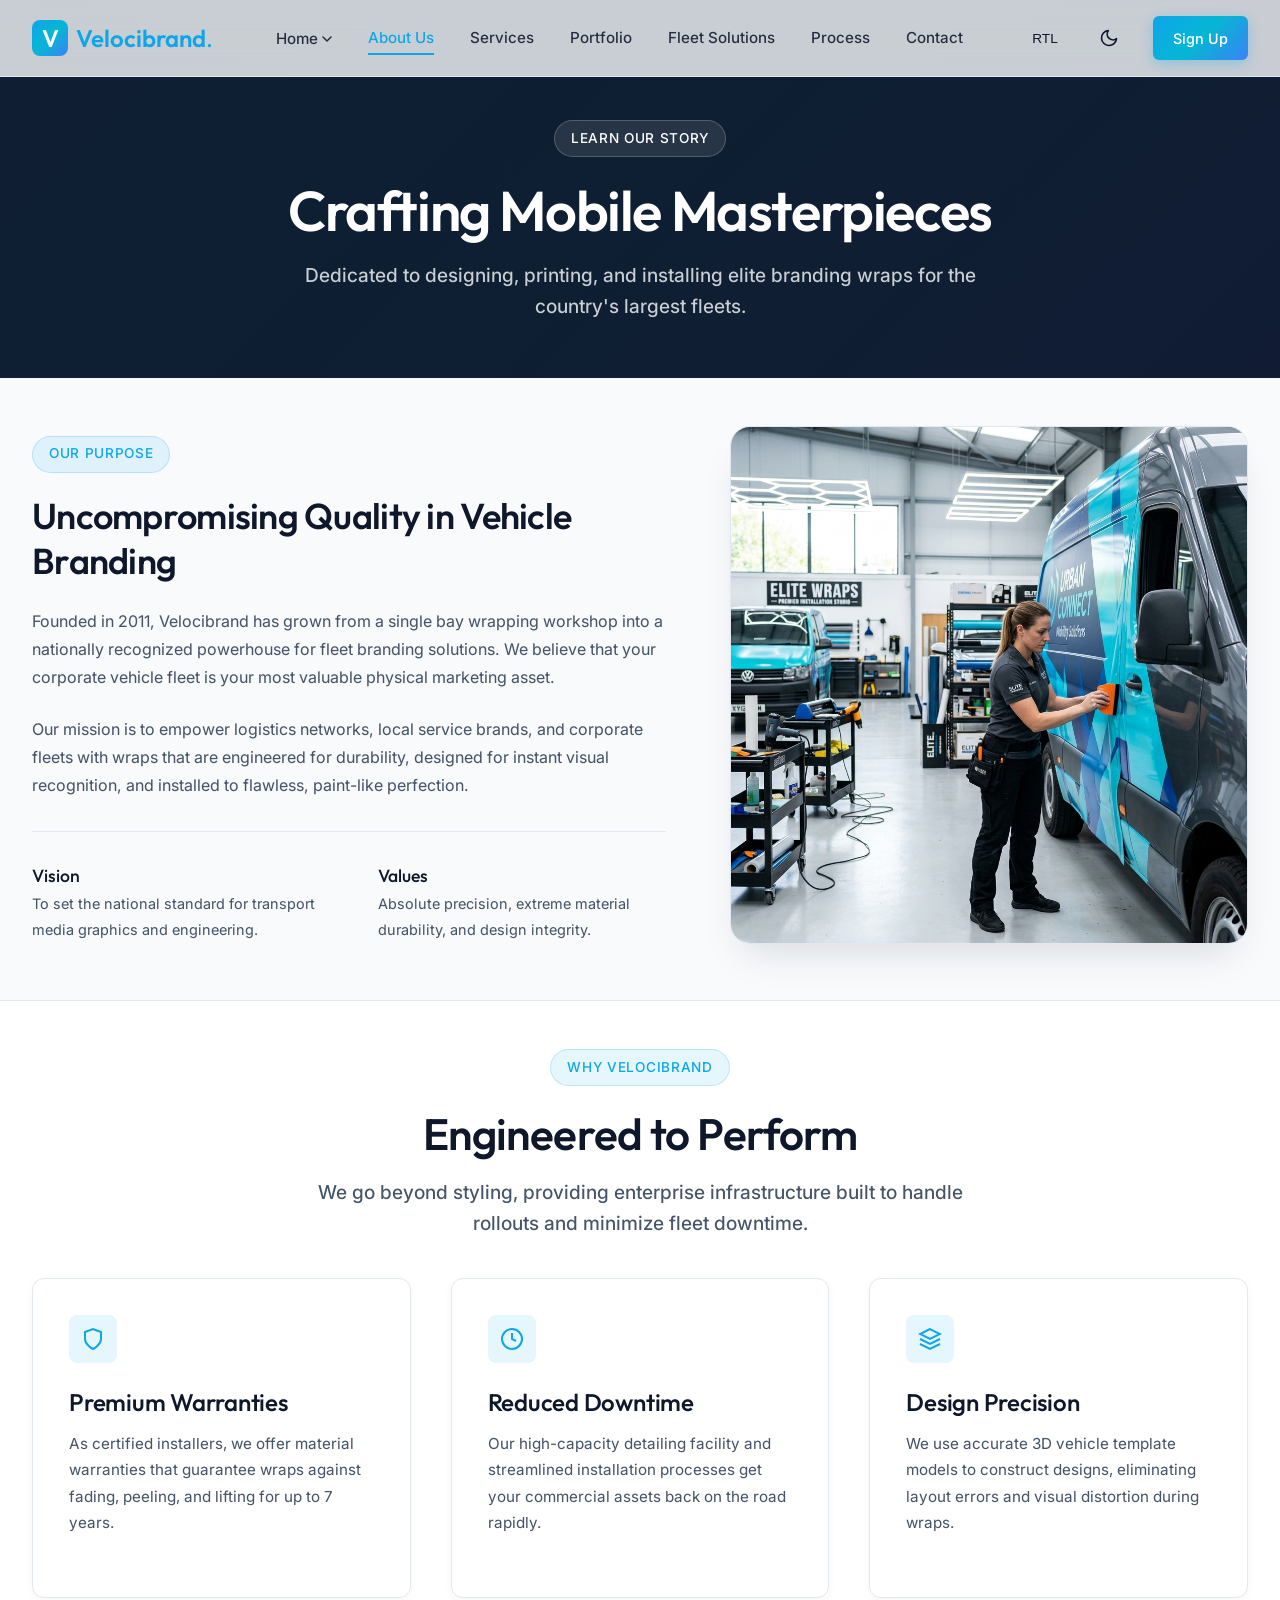
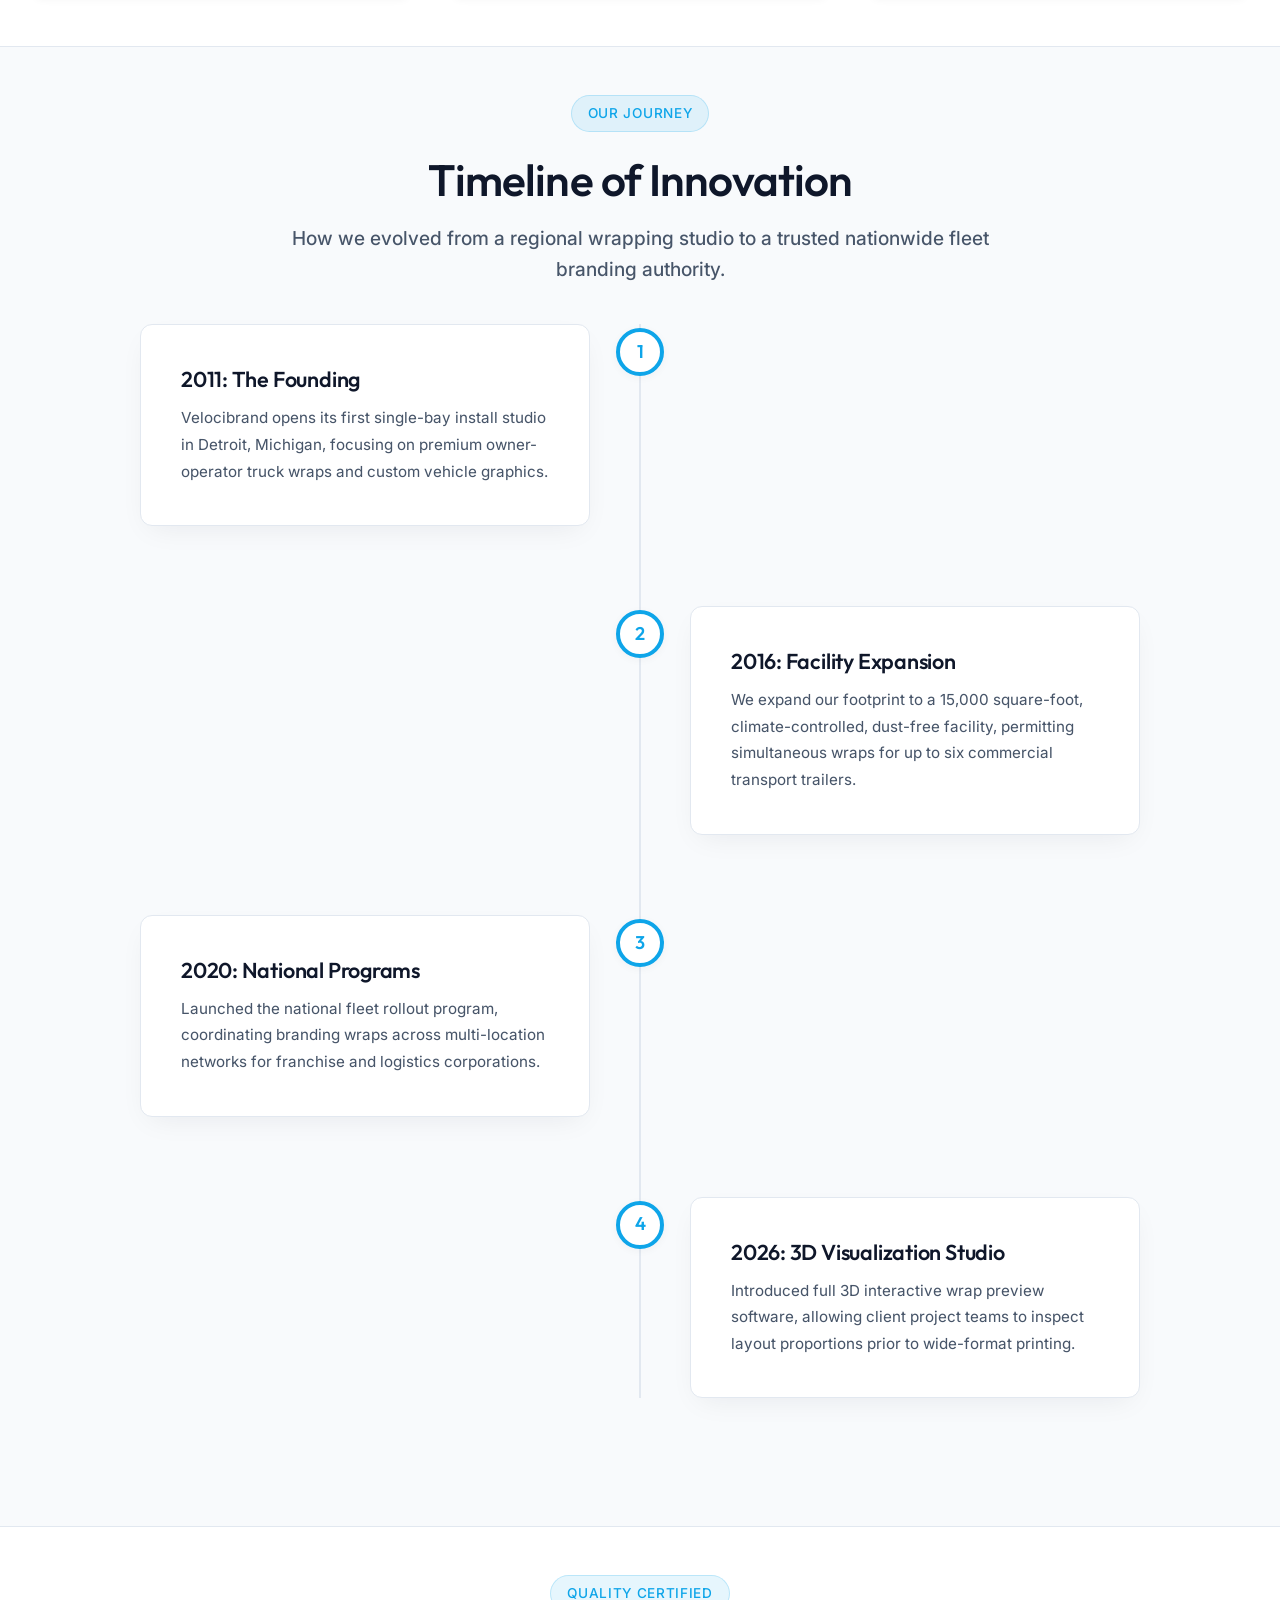
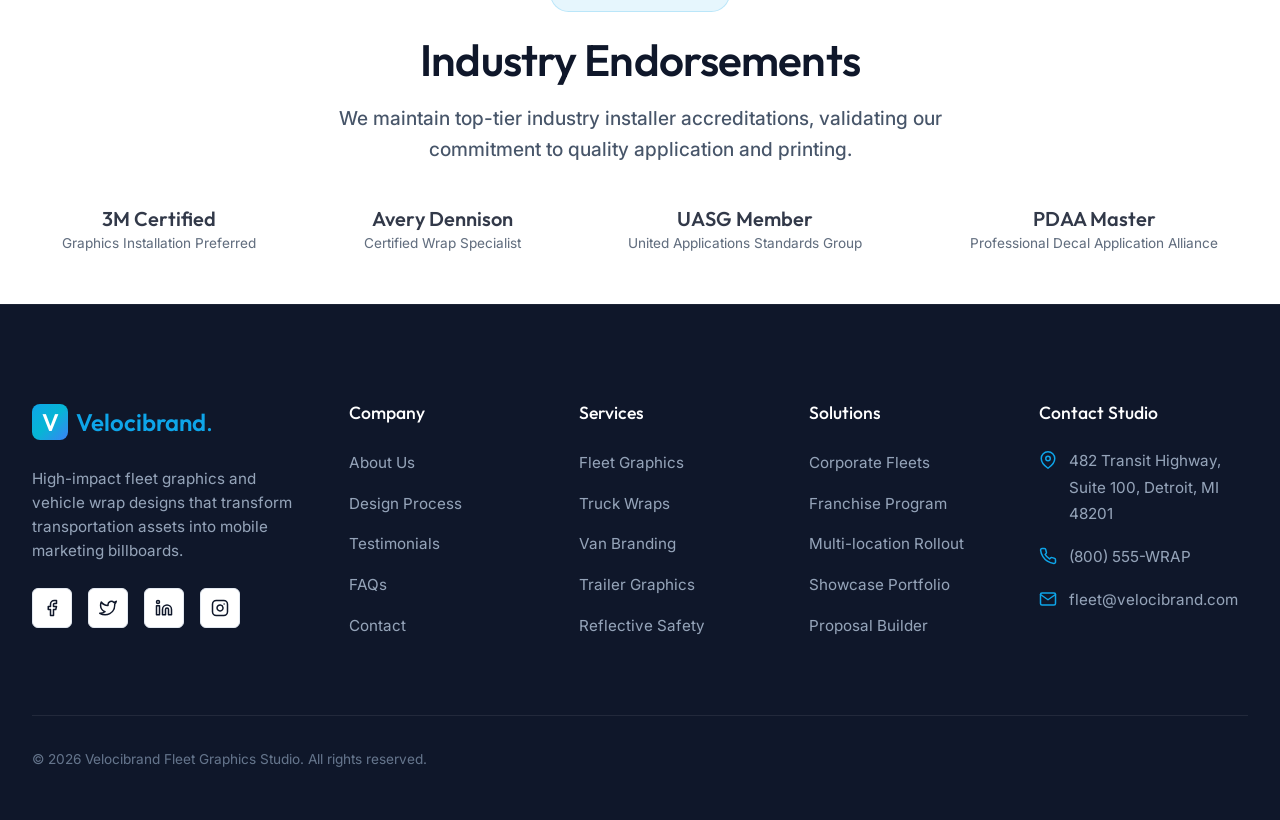
<file: about.html>
<!DOCTYPE html>
<html lang="en">
<head>
  <meta charset="UTF-8">
  <meta name="viewport" content="width=device-width, initial-scale=1.0">
  <title>About Us | Velocibrand Fleet Graphics Studio</title>
  <meta name="description" content="Discover the story behind Velocibrand. Learn about our mission, our state-of-the-art wrapping facility, and the certified professionals who design and install our wraps.">
  
  <!-- Open Graph -->
  <meta property="og:title" content="About Us | Velocibrand Fleet Graphics Studio">
  <meta property="og:description" content="Meet the industry-certified team behind America's premium corporate fleet vehicle wrapping studio.">
  <meta property="og:image" content="images/facility_install.png">
  <meta property="og:type" content="website">

  <!-- Favicon -->
  <link rel="icon" type="image/svg+xml" href="images/favicon.svg">

  <!-- CSS Link -->
  <link rel="stylesheet" href="styles.css">
</head>
<body>

  <!-- HEADER -->
  <header class="header sticky" id="header" style="background: var(--bg-header); border-bottom: 1px solid var(--border-color);">
    <div class="container header-container">
      <a href="index.html" class="logo">
        <div class="logo-icon">V</div>
        <div class="logo-text">Velocibrand<span>.</span></div>
      </a>
      <nav class="nav" id="nav-menu">
        <div class="nav-dropdown desktop-only">
          <a href="#" class="nav-link dropdown-toggle" id="nav-home">Home <svg class="dropdown-arrow" width="10" height="6" viewBox="0 0 10 6" fill="none" stroke="currentColor" stroke-width="1.5"><path d="M1 1L5 5L9 1" stroke-linecap="round" stroke-linejoin="round"/></svg></a>
          <div class="dropdown-menu">
            <a href="index.html" class="dropdown-item">Home 1</a>
            <a href="index2.html" class="dropdown-item">Home 2</a>
          </div>
        </div>
        <a href="index.html" class="nav-link mobile-only" id="nav-home1-mob">Home 1</a>
        <a href="index2.html" class="nav-link mobile-only" id="nav-home2-mob">Home 2</a>
        <a href="about.html" class="nav-link active" id="nav-about">About Us</a>
        <a href="services.html" class="nav-link" id="nav-services">Services</a>
        <a href="portfolio.html" class="nav-link" id="nav-portfolio">Portfolio</a>
        <a href="fleet-solutions.html" class="nav-link" id="nav-fleet">Fleet Solutions</a>
        <a href="process.html" class="nav-link" id="nav-process">Process</a>
        <a href="contact.html" class="nav-link" id="nav-contact">Contact</a>
        <a href="signup.html" class="btn btn-primary mobile-only" style="width: 100%; margin-top: 1rem; justify-content: center;">Sign Up</a>
      </nav>
      <div class="header-actions">
        <!-- RTL Toggle -->
        <button id="rtl-toggle" class="theme-toggle" aria-label="Toggle Layout Direction" style="font-size: 0.85rem; font-weight: 500;">RTL</button>
        <!-- Dark Mode Toggle -->
        <button id="theme-toggle" class="theme-toggle" aria-label="Toggle Theme">
          <svg class="moon-icon" width="20" height="20" viewBox="0 0 24 24" fill="none" stroke="currentColor" stroke-width="2" stroke-linecap="round" stroke-linejoin="round"><path d="M21 12.79A9 9 0 1 1 11.21 3 7 7 0 0 0 21 12.79z"></path></svg>
          <svg class="sun-icon" width="20" height="20" viewBox="0 0 24 24" fill="none" stroke="currentColor" stroke-width="2" stroke-linecap="round" stroke-linejoin="round"><circle cx="12" cy="12" r="5"></circle><line x1="12" y1="1" x2="12" y2="3"></line><line x1="12" y1="21" x2="12" y2="23"></line><line x1="4.22" y1="4.22" x2="5.64" y2="5.64"></line><line x1="18.36" y1="18.36" x2="19.78" y2="19.78"></line><line x1="1" y1="12" x2="3" y2="12"></line><line x1="21" y1="12" x2="23" y2="12"></line><line x1="4.22" y1="19.78" x2="5.64" y2="18.36"></line><line x1="18.36" y1="5.64" x2="19.78" y2="4.22"></line></svg>
        </button>
        <a href="signup.html" class="btn btn-primary desktop-only" style="padding: 0.6rem 1.25rem; font-size: 0.9rem;">Sign Up</a>
        <button class="hamburger" id="hamburger" aria-label="Toggle Navigation">
          <span class="hamburger-line"></span>
          <span class="hamburger-line"></span>
          <span class="hamburger-line"></span>
          <svg class="hamburger-close-icon" width="20" height="20" viewBox="0 0 24 24" fill="none" stroke="currentColor" stroke-width="2.5" stroke-linecap="round" stroke-linejoin="round" style="display: none; position: absolute; top: 50%; left: 50%; transform: translate(-50%, -50%);"><line x1="18" y1="6" x2="6" y2="18"></line><line x1="6" y1="6" x2="18" y2="18"></line></svg>
        </button>
      </div>
    </div>
  </header>

  <!-- INNER PAGE HERO -->
  <section class="section" style="padding-top: 7.5rem; padding-bottom: 3.5rem; background: var(--primary); color: #FFFFFF; position: relative;">
    <div style="position: absolute; top: 0; left: 0; width: 100%; height: 100%; background: var(--premium-gradient); opacity: 0.05;"></div>
    <div class="container" style="position: relative; z-index: 2; text-align: center;">
      <span class="badge" style="background: rgba(255,255,255,0.1); color: #FFFFFF; border-color: rgba(255,255,255,0.2);">Learn Our Story</span>
      <h1 style="color: #FFFFFF; font-size: 3.5rem; margin-bottom: 1rem;">Crafting Mobile Masterpieces</h1>
      <p class="lead-text" style="color: rgba(248, 250, 252, 0.8); max-width: 700px; margin: 0 auto;">Dedicated to designing, printing, and installing elite branding wraps for the country's largest fleets.</p>
    </div>
  </section>

  <!-- COMPANY STORY & MISSION -->
  <section class="section">
    <div class="container">
      <div class="stack-on-mobile" style="display: grid; grid-template-columns: 1.1fr 0.9fr; gap: 4rem; align-items: center;">
        <div>
          <span class="badge">Our Purpose</span>
          <h2 style="font-size: 2.25rem; margin-bottom: 1.5rem;">Uncompromising Quality in Vehicle Branding</h2>
          <p style="margin-bottom: 1.5rem; color: var(--text-muted);">Founded in 2011, Velocibrand has grown from a single bay wrapping workshop into a nationally recognized powerhouse for fleet branding solutions. We believe that your corporate vehicle fleet is your most valuable physical marketing asset.</p>
          <p style="margin-bottom: 2rem; color: var(--text-muted);">Our mission is to empower logistics networks, local service brands, and corporate fleets with wraps that are engineered for durability, designed for instant visual recognition, and installed to flawless, paint-like perfection.</p>
          <div style="display: flex; gap: 2rem; border-top: 1px solid var(--border-color); padding-top: 2rem;">
            <div>
              <h4 style="font-size: 1.1rem; margin-bottom: 0.25rem;">Vision</h4>
              <p style="font-size: 0.9rem; color: var(--text-muted);">To set the national standard for transport media graphics and engineering.</p>
            </div>
            <div>
              <h4 style="font-size: 1.1rem; margin-bottom: 0.25rem;">Values</h4>
              <p style="font-size: 0.9rem; color: var(--text-muted);">Absolute precision, extreme material durability, and design integrity.</p>
            </div>
          </div>
        </div>
        <div>
          <img src="images/facility_install.png" alt="State-of-the-art vehicle wrap installation studio showing custom wraps applied to luxury vehicle" style="width: 100%; border-radius: var(--radius-lg); box-shadow: var(--shadow-lg); border: 1px solid var(--border-color);">
        </div>
      </div>
    </div>
  </section>

  <!-- WHY CHOOSE US -->
  <section class="section" style="background: var(--bg-card); border-top: 1px solid var(--border-color); border-bottom: 1px solid var(--border-color);">
    <div class="container">
      <div class="section-header">
        <span class="badge">Why Velocibrand</span>
        <h2 class="section-title">Engineered to Perform</h2>
        <p class="section-subtitle">We go beyond styling, providing enterprise infrastructure built to handle rollouts and minimize fleet downtime.</p>
      </div>
      <div class="cards-grid center-last-card">
        <!-- Card 1 -->
        <div class="premium-card" style="padding: 2.25rem;">
          <div style="width: 48px; height: 48px; border-radius: 8px; background: rgba(14, 165, 233, 0.1); color: var(--accent); display: flex; align-items: center; justify-content: center; margin-bottom: 1.5rem;">
            <svg width="24" height="24" viewBox="0 0 24 24" fill="none" stroke="currentColor" stroke-width="2"><path d="M12 22s8-4 8-10V5l-8-3-8 3v7c0 6 8 10 8 10z"></path></svg>
          </div>
          <h3 class="card-title" style="min-height: auto; margin-bottom: 0.75rem;">Premium Warranties</h3>
          <p class="card-desc">As certified installers, we offer material warranties that guarantee wraps against fading, peeling, and lifting for up to 7 years.</p>
        </div>
        <!-- Card 2 -->
        <div class="premium-card" style="padding: 2.25rem;">
          <div style="width: 48px; height: 48px; border-radius: 8px; background: rgba(14, 165, 233, 0.1); color: var(--accent); display: flex; align-items: center; justify-content: center; margin-bottom: 1.5rem;">
            <svg width="24" height="24" viewBox="0 0 24 24" fill="none" stroke="currentColor" stroke-width="2"><circle cx="12" cy="12" r="10"></circle><polyline points="12 6 12 12 16 14"></polyline></svg>
          </div>
          <h3 class="card-title" style="min-height: auto; margin-bottom: 0.75rem;">Reduced Downtime</h3>
          <p class="card-desc">Our high-capacity detailing facility and streamlined installation processes get your commercial assets back on the road rapidly.</p>
        </div>
        <!-- Card 3 -->
        <div class="premium-card" style="padding: 2.25rem;">
          <div style="width: 48px; height: 48px; border-radius: 8px; background: rgba(14, 165, 233, 0.1); color: var(--accent); display: flex; align-items: center; justify-content: center; margin-bottom: 1.5rem;">
            <svg width="24" height="24" viewBox="0 0 24 24" fill="none" stroke="currentColor" stroke-width="2"><polygon points="12 2 2 7 12 12 22 7 12 2"></polygon><polyline points="2 17 12 22 22 17"></polyline><polyline points="2 12 12 17 22 12"></polyline></svg>
          </div>
          <h3 class="card-title" style="min-height: auto; margin-bottom: 0.75rem;">Design Precision</h3>
          <p class="card-desc">We use accurate 3D vehicle template models to construct designs, eliminating layout errors and visual distortion during wraps.</p>
        </div>
      </div>
    </div>
  </section>

  <!-- TIMELINE -->
  <section class="section">
    <div class="container">
      <div class="section-header">
        <span class="badge">Our Journey</span>
        <h2 class="section-title">Timeline of Innovation</h2>
        <p class="section-subtitle">How we evolved from a regional wrapping studio to a trusted nationwide fleet branding authority.</p>
      </div>
      
      <div class="timeline">
        <div class="timeline-step">
          <div class="timeline-marker">1</div>
          <div class="timeline-content">
            <h3 class="timeline-title">2011: The Founding</h3>
            <p style="color: var(--text-muted); font-size: 0.95rem;">Velocibrand opens its first single-bay install studio in Detroit, Michigan, focusing on premium owner-operator truck wraps and custom vehicle graphics.</p>
          </div>
        </div>
        
        <div class="timeline-step">
          <div class="timeline-marker">2</div>
          <div class="timeline-content">
            <h3 class="timeline-title">2016: Facility Expansion</h3>
            <p style="color: var(--text-muted); font-size: 0.95rem;">We expand our footprint to a 15,000 square-foot, climate-controlled, dust-free facility, permitting simultaneous wraps for up to six commercial transport trailers.</p>
          </div>
        </div>

        <div class="timeline-step">
          <div class="timeline-marker">3</div>
          <div class="timeline-content">
            <h3 class="timeline-title">2020: National Programs</h3>
            <p style="color: var(--text-muted); font-size: 0.95rem;">Launched the national fleet rollout program, coordinating branding wraps across multi-location networks for franchise and logistics corporations.</p>
          </div>
        </div>

        <div class="timeline-step">
          <div class="timeline-marker">4</div>
          <div class="timeline-content">
            <h3 class="timeline-title">2026: 3D Visualization Studio</h3>
            <p style="color: var(--text-muted); font-size: 0.95rem;">Introduced full 3D interactive wrap preview software, allowing client project teams to inspect layout proportions prior to wide-format printing.</p>
          </div>
        </div>
      </div>
    </div>
  </section>

  <!-- INDUSTRY CERTIFICATIONS -->
  <section class="section" style="background: var(--bg-card); border-top: 1px solid var(--border-color);">
    <div class="container">
      <div class="section-header">
        <span class="badge">Quality Certified</span>
        <h2 class="section-title">Industry Endorsements</h2>
        <p class="section-subtitle">We maintain top-tier industry installer accreditations, validating our commitment to quality application and printing.</p>
      </div>
      <div style="display: flex; justify-content: space-around; align-items: center; flex-wrap: wrap; gap: 3rem; opacity: 0.85;">
        <div style="text-align: center;">
          <h4 style="font-size: 1.25rem; font-weight: 560; color: var(--text-main);">3M Certified</h4>
          <p style="font-size: 0.85rem; color: var(--text-muted);">Graphics Installation Preferred</p>
        </div>
        <div style="text-align: center;">
          <h4 style="font-size: 1.25rem; font-weight: 560; color: var(--text-main);">Avery Dennison</h4>
          <p style="font-size: 0.85rem; color: var(--text-muted);">Certified Wrap Specialist</p>
        </div>
        <div style="text-align: center;">
          <h4 style="font-size: 1.25rem; font-weight: 560; color: var(--text-main);">UASG Member</h4>
          <p style="font-size: 0.85rem; color: var(--text-muted);">United Applications Standards Group</p>
        </div>
        <div style="text-align: center;">
          <h4 style="font-size: 1.25rem; font-weight: 560; color: var(--text-main);">PDAA Master</h4>
          <p style="font-size: 0.85rem; color: var(--text-muted);">Professional Decal Application Alliance</p>
        </div>
      </div>
    </div>
  </section>

  <!-- FOOTER -->
  <footer class="footer">
    <div class="container">
      <div class="footer-grid">
        <div class="footer-brand">
          <a href="index.html" class="logo">
            <div class="logo-icon">V</div>
            <div class="logo-text" style="color: #FFFFFF;">Velocibrand<span>.</span></div>
          </a>
          <p class="footer-desc">High-impact fleet graphics and vehicle wrap designs that transform transportation assets into mobile marketing billboards.</p>
          <div class="social-links">
            <a href="#" class="social-btn" aria-label="Facebook">
              <svg width="18" height="18" viewBox="0 0 24 24" fill="none" stroke="currentColor" stroke-width="2" stroke-linecap="round" stroke-linejoin="round"><path d="M18 2h-3a5 5 0 0 0-5 5v3H7v4h3v8h4v-8h3l1-4h-4V7a1 1 0 0 1 1-1h3z"></path></svg>
            </a>
            <a href="#" class="social-btn" aria-label="Twitter">
              <svg width="18" height="18" viewBox="0 0 24 24" fill="none" stroke="currentColor" stroke-width="2" stroke-linecap="round" stroke-linejoin="round"><path d="M23 3a10.9 10.9 0 0 1-3.14 1.53 4.48 4.48 0 0 0-7.86 3v1A10.66 10.66 0 0 1 3 4s-4 9 5 13a11.64 11.64 0 0 1-7 2c9 5 20 0 20-11.5a4.5 4.5 0 0 0-.08-.83A7.72 7.72 0 0 0 23 3z"></path></svg>
            </a>
            <a href="#" class="social-btn" aria-label="LinkedIn">
              <svg width="18" height="18" viewBox="0 0 24 24" fill="none" stroke="currentColor" stroke-width="2" stroke-linecap="round" stroke-linejoin="round"><path d="M16 8a6 6 0 0 1 6 6v7h-4v-7a2 2 0 0 0-2-2 2 2 0 0 0-2 2v7h-4v-7a6 6 0 0 1 6-6z"></path><rect x="2" y="9" width="4" height="12"></rect><circle cx="4" cy="4" r="2"></circle></svg>
            </a>
            <a href="#" class="social-btn" aria-label="Instagram">
              <svg width="18" height="18" viewBox="0 0 24 24" fill="none" stroke="currentColor" stroke-width="2" stroke-linecap="round" stroke-linejoin="round"><rect x="2" y="2" width="20" height="20" rx="5" ry="5"></rect><path d="M16 11.37A4 4 0 1 1 12.63 8 4 4 0 0 1 16 11.37z"></path><line x1="17.5" y1="6.5" x2="17.51" y2="6.5"></line></svg>
            </a>
          </div>
        </div>
        <div>
          <h4 class="footer-title">Company</h4>
          <ul class="footer-links">
            <li><a href="about.html" class="footer-link">About Us</a></li>
            <li><a href="process.html" class="footer-link">Design Process</a></li>
            <li><a href="testimonials.html" class="footer-link">Testimonials</a></li>
            <li><a href="faq.html" class="footer-link">FAQs</a></li>
            <li><a href="contact.html" class="footer-link">Contact</a></li>
          </ul>
        </div>
        <div>
          <h4 class="footer-title">Services</h4>
          <ul class="footer-links">
            <li><a href="services.html" class="footer-link">Fleet Graphics</a></li>
            <li><a href="services.html" class="footer-link">Truck Wraps</a></li>
            <li><a href="services.html" class="footer-link">Van Branding</a></li>
            <li><a href="services.html" class="footer-link">Trailer Graphics</a></li>
            <li><a href="services.html" class="footer-link">Reflective Safety</a></li>
          </ul>
        </div>
        <div>
          <h4 class="footer-title">Solutions</h4>
          <ul class="footer-links">
            <li><a href="fleet-solutions.html" class="footer-link">Corporate Fleets</a></li>
            <li><a href="fleet-solutions.html" class="footer-link">Franchise Program</a></li>
            <li><a href="fleet-solutions.html" class="footer-link">Multi-location Rollout</a></li>
            <li><a href="portfolio.html" class="footer-link">Showcase Portfolio</a></li>
            <li><a href="quote.html" class="footer-link">Proposal Builder</a></li>
          </ul>
        </div>
        <div>
          <h4 class="footer-title">Contact Studio</h4>
          <div class="footer-contact-item">
            <svg width="18" height="18" viewBox="0 0 24 24" fill="none" stroke="currentColor" stroke-width="2" stroke-linecap="round" stroke-linejoin="round"><path d="M21 10c0 7-9 13-9 13s-9-6-9-13a9 9 0 0 1 18 0z"></path><circle cx="12" cy="10" r="3"></circle></svg>
            <span>482 Transit Highway, Suite 100, Detroit, MI 48201</span>
          </div>
          <div class="footer-contact-item">
            <svg width="18" height="18" viewBox="0 0 24 24" fill="none" stroke="currentColor" stroke-width="2" stroke-linecap="round" stroke-linejoin="round"><path d="M22 16.92v3a2 2 0 0 1-2.18 2 19.79 19.79 0 0 1-8.63-3.07 19.5 19.5 0 0 1-6-6 19.79 19.79 0 0 1-3.07-8.67A2 2 0 0 1 4.11 2h3a2 2 0 0 1 2 1.72 12.84 12.84 0 0 0 .7 2.81 2 2 0 0 1-.45 2.11L8.09 9.91a16 16 0 0 0 6 6l1.27-1.27a2 2 0 0 1 2.11-.45 12.84 12.84 0 0 0 2.81.7A2 2 0 0 1 22 16.92z"></path></svg>
            <span>(800) 555-WRAP</span>
          </div>
          <div class="footer-contact-item">
            <svg width="18" height="18" viewBox="0 0 24 24" fill="none" stroke="currentColor" stroke-width="2" stroke-linecap="round" stroke-linejoin="round"><path d="M4 4h16c1.1 0 2 .9 2 2v12c0 1.1-.9 2-2 2H4c-1.1 0-2-.9-2-2V6c0-1.1.9-2 2-2z"></path><polyline points="22,6 12,13 2,6"></polyline></svg>
            <span>fleet@velocibrand.com</span>
          </div>
        </div>
      </div>
      <div class="footer-bottom">
        <p class="footer-copy">&copy; 2026 Velocibrand Fleet Graphics Studio. All rights reserved.</p>
      </div>
    </div>
  </footer>

  <!-- Scroll Top Button -->
  <button id="scroll-top" class="scroll-top-btn" aria-label="Scroll to Top">
    <svg width="20" height="20" viewBox="0 0 24 24" fill="none" stroke="currentColor" stroke-width="2.5"><polyline points="18 15 12 9 6 15"></polyline></svg>
  </button>

  <!-- Script JS Link -->
  <script src="main.js"></script>
</body>
</html>
</file>
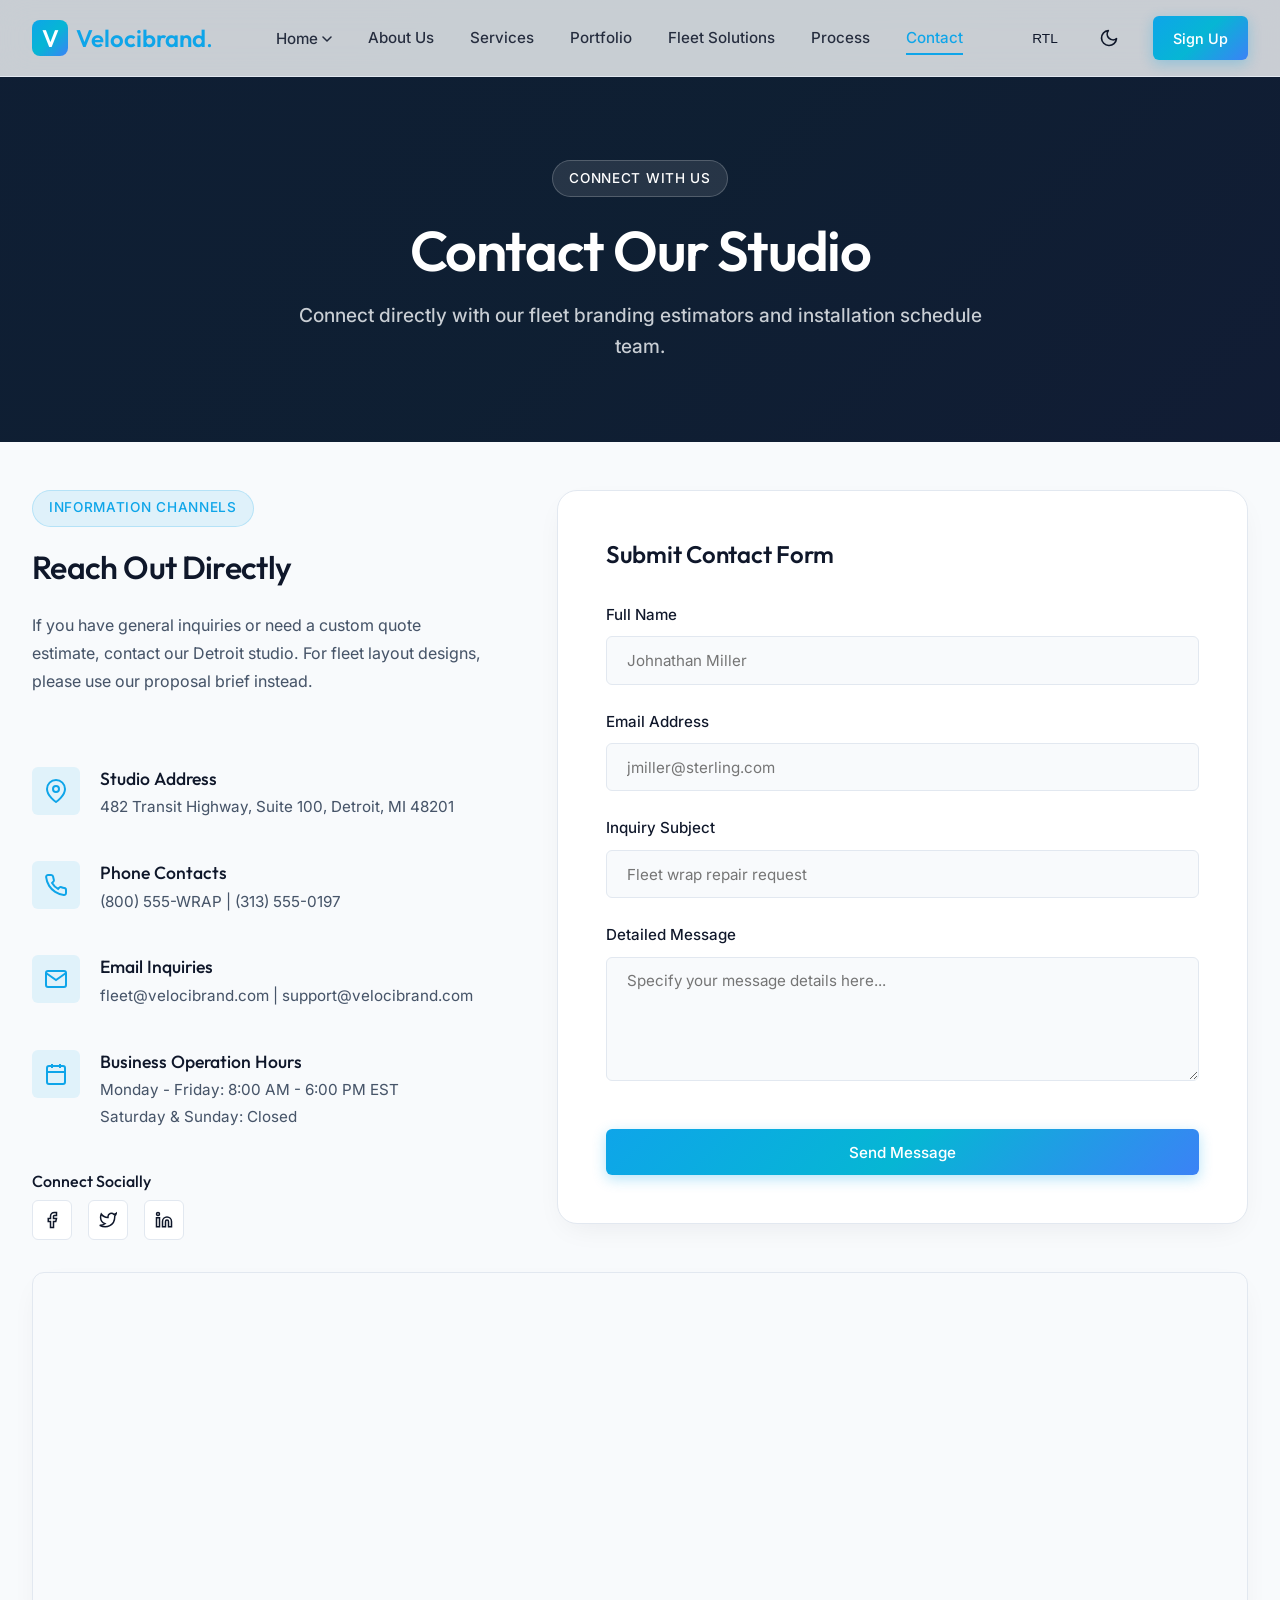
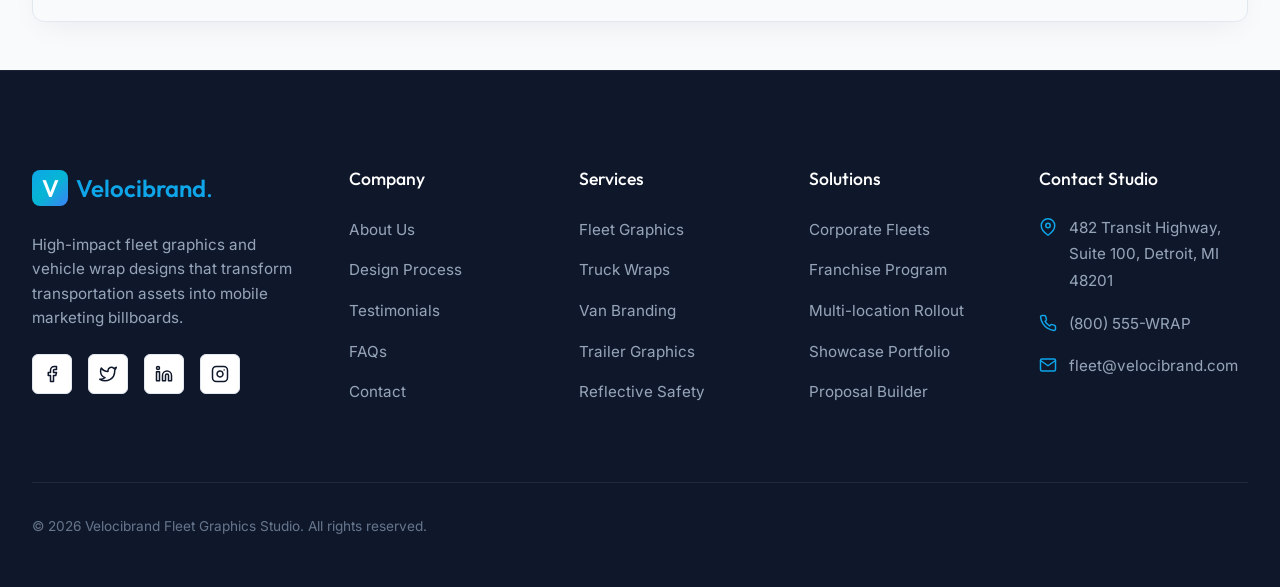
<file: contact.html>
<!DOCTYPE html>
<html lang="en">
<head>
  <meta charset="UTF-8">
  <meta name="viewport" content="width=device-width, initial-scale=1.0">
  <title>Contact Our Studio | Velocibrand Fleet Graphics</title>
  <meta name="description" content="Get in touch with Velocibrand Fleet Graphics Studio. View our address in Detroit, phone contacts, email channels, business hours, and custom contact form.">
  
  <!-- Open Graph -->
  <meta property="og:title" content="Contact Our Studio | Velocibrand Fleet Graphics">
  <meta property="og:description" content="Reach out to our procurement and design team to launch your custom vehicle wrapping project.">
  <meta property="og:image" content="images/hero_fleet.png">
  <meta property="og:type" content="website">

  <!-- Favicon -->
  <link rel="icon" type="image/svg+xml" href="images/favicon.svg">

  <!-- CSS Link -->
  <link rel="stylesheet" href="styles.css">
</head>
<body>

  <!-- HEADER -->
  <header class="header sticky" id="header" style="background: var(--bg-header); border-bottom: 1px solid var(--border-color);">
    <div class="container header-container">
      <a href="index.html" class="logo">
        <div class="logo-icon">V</div>
        <div class="logo-text">Velocibrand<span>.</span></div>
      </a>
      <nav class="nav" id="nav-menu">
        <div class="nav-dropdown desktop-only">
          <a href="#" class="nav-link dropdown-toggle" id="nav-home">Home <svg class="dropdown-arrow" width="10" height="6" viewBox="0 0 10 6" fill="none" stroke="currentColor" stroke-width="1.5"><path d="M1 1L5 5L9 1" stroke-linecap="round" stroke-linejoin="round"/></svg></a>
          <div class="dropdown-menu">
            <a href="index.html" class="dropdown-item">Home 1</a>
            <a href="index2.html" class="dropdown-item">Home 2</a>
          </div>
        </div>
        <a href="index.html" class="nav-link mobile-only" id="nav-home1-mob">Home 1</a>
        <a href="index2.html" class="nav-link mobile-only" id="nav-home2-mob">Home 2</a>
        <a href="about.html" class="nav-link" id="nav-about">About Us</a>
        <a href="services.html" class="nav-link" id="nav-services">Services</a>
        <a href="portfolio.html" class="nav-link" id="nav-portfolio">Portfolio</a>
        <a href="fleet-solutions.html" class="nav-link" id="nav-fleet">Fleet Solutions</a>
        <a href="process.html" class="nav-link" id="nav-process">Process</a>
        <a href="contact.html" class="nav-link active" id="nav-contact">Contact</a>
      </nav>
      <div class="header-actions">
        <!-- RTL Toggle -->
        <button id="rtl-toggle" class="theme-toggle" aria-label="Toggle Layout Direction" style="font-size: 0.85rem; font-weight: 500;">RTL</button>
        <!-- Dark Mode Toggle -->
        <button id="theme-toggle" class="theme-toggle" aria-label="Toggle Theme">
          <svg class="moon-icon" width="20" height="20" viewBox="0 0 24 24" fill="none" stroke="currentColor" stroke-width="2" stroke-linecap="round" stroke-linejoin="round"><path d="M21 12.79A9 9 0 1 1 11.21 3 7 7 0 0 0 21 12.79z"></path></svg>
          <svg class="sun-icon" width="20" height="20" viewBox="0 0 24 24" fill="none" stroke="currentColor" stroke-width="2" stroke-linecap="round" stroke-linejoin="round"><circle cx="12" cy="12" r="5"></circle><line x1="12" y1="1" x2="12" y2="3"></line><line x1="12" y1="21" x2="12" y2="23"></line><line x1="4.22" y1="4.22" x2="5.64" y2="5.64"></line><line x1="18.36" y1="18.36" x2="19.78" y2="19.78"></line><line x1="1" y1="12" x2="3" y2="12"></line><line x1="21" y1="12" x2="23" y2="12"></line><line x1="4.22" y1="19.78" x2="5.64" y2="18.36"></line><line x1="18.36" y1="5.64" x2="19.78" y2="4.22"></line></svg>
        </button>
        <a href="quote.html" class="btn btn-primary" style="padding: 0.6rem 1.25rem; font-size: 0.9rem;">Sign Up</a>
        <button class="hamburger" id="hamburger" aria-label="Toggle Navigation">
          <span class="hamburger-line"></span>
          <span class="hamburger-line"></span>
          <span class="hamburger-line"></span>
          <svg class="hamburger-close-icon" width="20" height="20" viewBox="0 0 24 24" fill="none" stroke="currentColor" stroke-width="2.5" stroke-linecap="round" stroke-linejoin="round" style="display: none; position: absolute; top: 50%; left: 50%; transform: translate(-50%, -50%);"><line x1="18" y1="6" x2="6" y2="18"></line><line x1="6" y1="6" x2="18" y2="18"></line></svg>
        </button>
      </div>
    </div>
  </header>

  <!-- INNER PAGE HERO -->
  <section class="section" style="padding-top: 10rem; padding-bottom: 5rem; background: var(--primary); color: #FFFFFF; position: relative;">
    <div style="position: absolute; top: 0; left: 0; width: 100%; height: 100%; background: var(--premium-gradient); opacity: 0.05;"></div>
    <div class="container" style="position: relative; z-index: 2; text-align: center;">
      <span class="badge" style="background: rgba(255,255,255,0.1); color: #FFFFFF; border-color: rgba(255,255,255,0.2);">Connect With Us</span>
      <h1 style="color: #FFFFFF; font-size: 3.5rem; margin-bottom: 1rem;">Contact Our Studio</h1>
      <p class="lead-text" style="color: rgba(248, 250, 252, 0.8); max-width: 700px; margin: 0 auto;">Connect directly with our fleet branding estimators and installation schedule team.</p>
    </div>
  </section>

  <!-- CONTACT LAYOUT SECTION -->
  <section class="section">
    <div class="container">
      <div class="contact-grid">
        
        <!-- Contact details -->
        <div class="contact-info-panel">
          <div>
            <span class="badge">Information Channels</span>
            <h2 style="font-size: 2rem; margin-bottom: 1.5rem;">Reach Out Directly</h2>
            <p style="color: var(--text-muted); margin-bottom: 2rem;">If you have general inquiries or need a custom quote estimate, contact our Detroit studio. For fleet layout designs, please use our proposal brief instead.</p>
          </div>

          <!-- Items -->
          <div class="contact-item">
            <div class="contact-icon">
              <svg width="24" height="24" viewBox="0 0 24 24" fill="none" stroke="currentColor" stroke-width="2"><path d="M21 10c0 7-9 13-9 13s-9-6-9-13a9 9 0 0 1 18 0z"></path><circle cx="12" cy="10" r="3"></circle></svg>
            </div>
            <div class="contact-text">
              <h4>Studio Address</h4>
              <p>482 Transit Highway, Suite 100, Detroit, MI 48201</p>
            </div>
          </div>

          <div class="contact-item">
            <div class="contact-icon">
              <svg width="24" height="24" viewBox="0 0 24 24" fill="none" stroke="currentColor" stroke-width="2"><path d="M22 16.92v3a2 2 0 0 1-2.18 2 19.79 19.79 0 0 1-8.63-3.07 19.5 19.5 0 0 1-6-6 19.79 19.79 0 0 1-3.07-8.67A2 2 0 0 1 4.11 2h3a2 2 0 0 1 2 1.72 12.84 12.84 0 0 0 .7 2.81 2 2 0 0 1-.45 2.11L8.09 9.91a16 16 0 0 0 6 6l1.27-1.27a2 2 0 0 1 2.11-.45 12.84 12.84 0 0 0 2.81.7A2 2 0 0 1 22 16.92z"></path></svg>
            </div>
            <div class="contact-text">
              <h4>Phone Contacts</h4>
              <p>(800) 555-WRAP | (313) 555-0197</p>
            </div>
          </div>

          <div class="contact-item">
            <div class="contact-icon">
              <svg width="24" height="24" viewBox="0 0 24 24" fill="none" stroke="currentColor" stroke-width="2"><path d="M4 4h16c1.1 0 2 .9 2 2v12c0 1.1-.9 2-2 2H4c-1.1 0-2-.9-2-2V6c0-1.1.9-2 2-2z"></path><polyline points="22,6 12,13 2,6"></polyline></svg>
            </div>
            <div class="contact-text">
              <h4>Email Inquiries</h4>
              <p>fleet@velocibrand.com | support@velocibrand.com</p>
            </div>
          </div>

          <div class="contact-item">
            <div class="contact-icon">
              <svg width="24" height="24" viewBox="0 0 24 24" fill="none" stroke="currentColor" stroke-width="2"><rect x="3" y="4" width="18" height="18" rx="2" ry="2"></rect><line x1="16" y1="2" x2="16" y2="6"></line><line x1="8" y1="2" x2="8" y2="6"></line><line x1="3" y1="10" x2="21" y2="10"></line></svg>
            </div>
            <div class="contact-text">
              <h4>Business Operation Hours</h4>
              <p>Monday - Friday: 8:00 AM - 6:00 PM EST<br>Saturday & Sunday: Closed</p>
            </div>
          </div>

          <!-- Social Links -->
          <div>
            <h4 style="font-size: 1rem; margin-bottom: 0.5rem; font-weight: 500;">Connect Socially</h4>
            <div class="social-links" style="margin-top: 0;">
              <a href="#" class="social-btn" aria-label="Facebook">
                <svg width="18" height="18" viewBox="0 0 24 24" fill="none" stroke="currentColor" stroke-width="2"><path d="M18 2h-3a5 5 0 0 0-5 5v3H7v4h3v8h4v-8h3l1-4h-4V7a1 1 0 0 1 1-1h3z"></path></svg>
              </a>
              <a href="#" class="social-btn" aria-label="Twitter">
                <svg width="18" height="18" viewBox="0 0 24 24" fill="none" stroke="currentColor" stroke-width="2"><path d="M23 3a10.9 10.9 0 0 1-3.14 1.53 4.48 4.48 0 0 0-7.86 3v1A10.66 10.66 0 0 1 3 4s-4 9 5 13a11.64 11.64 0 0 1-7 2c9 5 20 0 20-11.5a4.5 4.5 0 0 0-.08-.83A7.72 7.72 0 0 0 23 3z"></path></svg>
              </a>
              <a href="#" class="social-btn" aria-label="LinkedIn">
                <svg width="18" height="18" viewBox="0 0 24 24" fill="none" stroke="currentColor" stroke-width="2"><path d="M16 8a6 6 0 0 1 6 6v7h-4v-7a2 2 0 0 0-2-2 2 2 0 0 0-2 2v7h-4v-7a6 6 0 0 1 6-6z"></path><rect x="2" y="9" width="4" height="12"></rect><circle cx="4" cy="4" r="2"></circle></svg>
              </a>
            </div>
          </div>
        </div>

        <!-- Form & Map -->
        <div>
          <div style="background: var(--bg-card); border: 1px solid var(--border-color); padding: 3rem; border-radius: var(--radius-lg); box-shadow: var(--shadow-md);">
            <h3 style="font-size: 1.5rem; margin-bottom: 2rem; font-weight: 560;">Submit Contact Form</h3>
            
            <form id="contact-form">
              <div class="form-group">
                <label class="form-label" for="contact-name">Full Name</label>
                <input class="form-control" type="text" id="contact-name" placeholder="Johnathan Miller" required>
              </div>
              <div class="form-group">
                <label class="form-label" for="contact-email">Email Address</label>
                <input class="form-control" type="email" id="contact-email" placeholder="jmiller@sterling.com" required>
              </div>
              <div class="form-group">
                <label class="form-label" for="contact-subject">Inquiry Subject</label>
                <input class="form-control" type="text" id="contact-subject" placeholder="Fleet wrap repair request" required>
              </div>
              <div class="form-group">
                <label class="form-label" for="contact-message">Detailed Message</label>
                <textarea class="form-control" id="contact-message" rows="5" placeholder="Specify your message details here..." required></textarea>
              </div>
              
              <button class="btn btn-primary" type="submit" style="width: 100%; margin-top: 1rem;">Send Message</button>
            </form>
          </div>
        </div>

      </div>

      <!-- MAP FRAME -->
      <div class="map-container">
        <!-- Interactive map frame with Detroit coords -->
        <iframe src="https://www.google.com/maps/embed?pb=!1m18!1m12!1m3!1d94356.14238515124!2d-83.1309117604593!3d42.35271101905877!2m3!1f0!2f0!3f0!3m2!1i1024!2i768!4f13.1!3m3!1m2!1s0x8824ca0110cb1d75%3A0x5776864e35b9c4d2!2sDetroit%2C%20MI!5e0!3m2!1sen!2sus!4v1700000000000!2m2!1d-83.0458!2d42.3314" allowfullscreen="" loading="lazy" referrerpolicy="no-referrer-when-downgrade" title="Velocibrand Detroit Wrap Studio Location Map"></iframe>
      </div>
      
    </div>
  </section>

  <!-- FOOTER -->
  <footer class="footer">
    <div class="container">
      <div class="footer-grid">
        <div class="footer-brand">
          <a href="index.html" class="logo">
            <div class="logo-icon">V</div>
            <div class="logo-text" style="color: #FFFFFF;">Velocibrand<span>.</span></div>
          </a>
          <p class="footer-desc">High-impact fleet graphics and vehicle wrap designs that transform transportation assets into mobile marketing billboards.</p>
          <div class="social-links">
            <a href="#" class="social-btn" aria-label="Facebook">
              <svg width="18" height="18" viewBox="0 0 24 24" fill="none" stroke="currentColor" stroke-width="2" stroke-linecap="round" stroke-linejoin="round"><path d="M18 2h-3a5 5 0 0 0-5 5v3H7v4h3v8h4v-8h3l1-4h-4V7a1 1 0 0 1 1-1h3z"></path></svg>
            </a>
            <a href="#" class="social-btn" aria-label="Twitter">
              <svg width="18" height="18" viewBox="0 0 24 24" fill="none" stroke="currentColor" stroke-width="2" stroke-linecap="round" stroke-linejoin="round"><path d="M23 3a10.9 10.9 0 0 1-3.14 1.53 4.48 4.48 0 0 0-7.86 3v1A10.66 10.66 0 0 1 3 4s-4 9 5 13a11.64 11.64 0 0 1-7 2c9 5 20 0 20-11.5a4.5 4.5 0 0 0-.08-.83A7.72 7.72 0 0 0 23 3z"></path></svg>
            </a>
            <a href="#" class="social-btn" aria-label="LinkedIn">
              <svg width="18" height="18" viewBox="0 0 24 24" fill="none" stroke="currentColor" stroke-width="2" stroke-linecap="round" stroke-linejoin="round"><path d="M16 8a6 6 0 0 1 6 6v7h-4v-7a2 2 0 0 0-2-2 2 2 0 0 0-2 2v7h-4v-7a6 6 0 0 1 6-6z"></path><rect x="2" y="9" width="4" height="12"></rect><circle cx="4" cy="4" r="2"></circle></svg>
            </a>
            <a href="#" class="social-btn" aria-label="Instagram">
              <svg width="18" height="18" viewBox="0 0 24 24" fill="none" stroke="currentColor" stroke-width="2" stroke-linecap="round" stroke-linejoin="round"><rect x="2" y="2" width="20" height="20" rx="5" ry="5"></rect><path d="M16 11.37A4 4 0 1 1 12.63 8 4 4 0 0 1 16 11.37z"></path><line x1="17.5" y1="6.5" x2="17.51" y2="6.5"></line></svg>
            </a>
          </div>
        </div>
        <div>
          <h4 class="footer-title">Company</h4>
          <ul class="footer-links">
            <li><a href="about.html" class="footer-link">About Us</a></li>
            <li><a href="process.html" class="footer-link">Design Process</a></li>
            <li><a href="testimonials.html" class="footer-link">Testimonials</a></li>
            <li><a href="faq.html" class="footer-link">FAQs</a></li>
            <li><a href="contact.html" class="footer-link">Contact</a></li>
          </ul>
        </div>
        <div>
          <h4 class="footer-title">Services</h4>
          <ul class="footer-links">
            <li><a href="services.html" class="footer-link">Fleet Graphics</a></li>
            <li><a href="services.html" class="footer-link">Truck Wraps</a></li>
            <li><a href="services.html" class="footer-link">Van Branding</a></li>
            <li><a href="services.html" class="footer-link">Trailer Graphics</a></li>
            <li><a href="services.html" class="footer-link">Reflective Safety</a></li>
          </ul>
        </div>
        <div>
          <h4 class="footer-title">Solutions</h4>
          <ul class="footer-links">
            <li><a href="fleet-solutions.html" class="footer-link">Corporate Fleets</a></li>
            <li><a href="fleet-solutions.html" class="footer-link">Franchise Program</a></li>
            <li><a href="fleet-solutions.html" class="footer-link">Multi-location Rollout</a></li>
            <li><a href="portfolio.html" class="footer-link">Showcase Portfolio</a></li>
            <li><a href="quote.html" class="footer-link">Proposal Builder</a></li>
          </ul>
        </div>
        <div>
          <h4 class="footer-title">Contact Studio</h4>
          <div class="footer-contact-item">
            <svg width="18" height="18" viewBox="0 0 24 24" fill="none" stroke="currentColor" stroke-width="2" stroke-linecap="round" stroke-linejoin="round"><path d="M21 10c0 7-9 13-9 13s-9-6-9-13a9 9 0 0 1 18 0z"></path><circle cx="12" cy="10" r="3"></circle></svg>
            <span>482 Transit Highway, Suite 100, Detroit, MI 48201</span>
          </div>
          <div class="footer-contact-item">
            <svg width="18" height="18" viewBox="0 0 24 24" fill="none" stroke="currentColor" stroke-width="2" stroke-linecap="round" stroke-linejoin="round"><path d="M22 16.92v3a2 2 0 0 1-2.18 2 19.79 19.79 0 0 1-8.63-3.07 19.5 19.5 0 0 1-6-6 19.79 19.79 0 0 1-3.07-8.67A2 2 0 0 1 4.11 2h3a2 2 0 0 1 2 1.72 12.84 12.84 0 0 0 .7 2.81 2 2 0 0 1-.45 2.11L8.09 9.91a16 16 0 0 0 6 6l1.27-1.27a2 2 0 0 1 2.11-.45 12.84 12.84 0 0 0 2.81.7A2 2 0 0 1 22 16.92z"></path></svg>
            <span>(800) 555-WRAP</span>
          </div>
          <div class="footer-contact-item">
            <svg width="18" height="18" viewBox="0 0 24 24" fill="none" stroke="currentColor" stroke-width="2" stroke-linecap="round" stroke-linejoin="round"><path d="M4 4h16c1.1 0 2 .9 2 2v12c0 1.1-.9 2-2 2H4c-1.1 0-2-.9-2-2V6c0-1.1.9-2 2-2z"></path><polyline points="22,6 12,13 2,6"></polyline></svg>
            <span>fleet@velocibrand.com</span>
          </div>
        </div>
      </div>
      <div class="footer-bottom">
        <p class="footer-copy">&copy; 2026 Velocibrand Fleet Graphics Studio. All rights reserved.</p>
        <div class="footer-legal-links">
          <a href="#" class="footer-legal-link">Privacy Policy</a>
          <a href="#" class="footer-legal-link">Terms of Service</a>
          <a href="#" class="footer-legal-link">Warranty Details</a>
        </div>
      </div>
    </div>
  </footer>

  <!-- Scroll Top Button -->
  <button id="scroll-top" class="scroll-top-btn" aria-label="Scroll to Top">
    <svg width="20" height="20" viewBox="0 0 24 24" fill="none" stroke="currentColor" stroke-width="2.5"><polyline points="18 15 12 9 6 15"></polyline></svg>
  </button>

  <!-- Script JS Link -->
  <script src="main.js"></script>
</body>
</html>
</file>
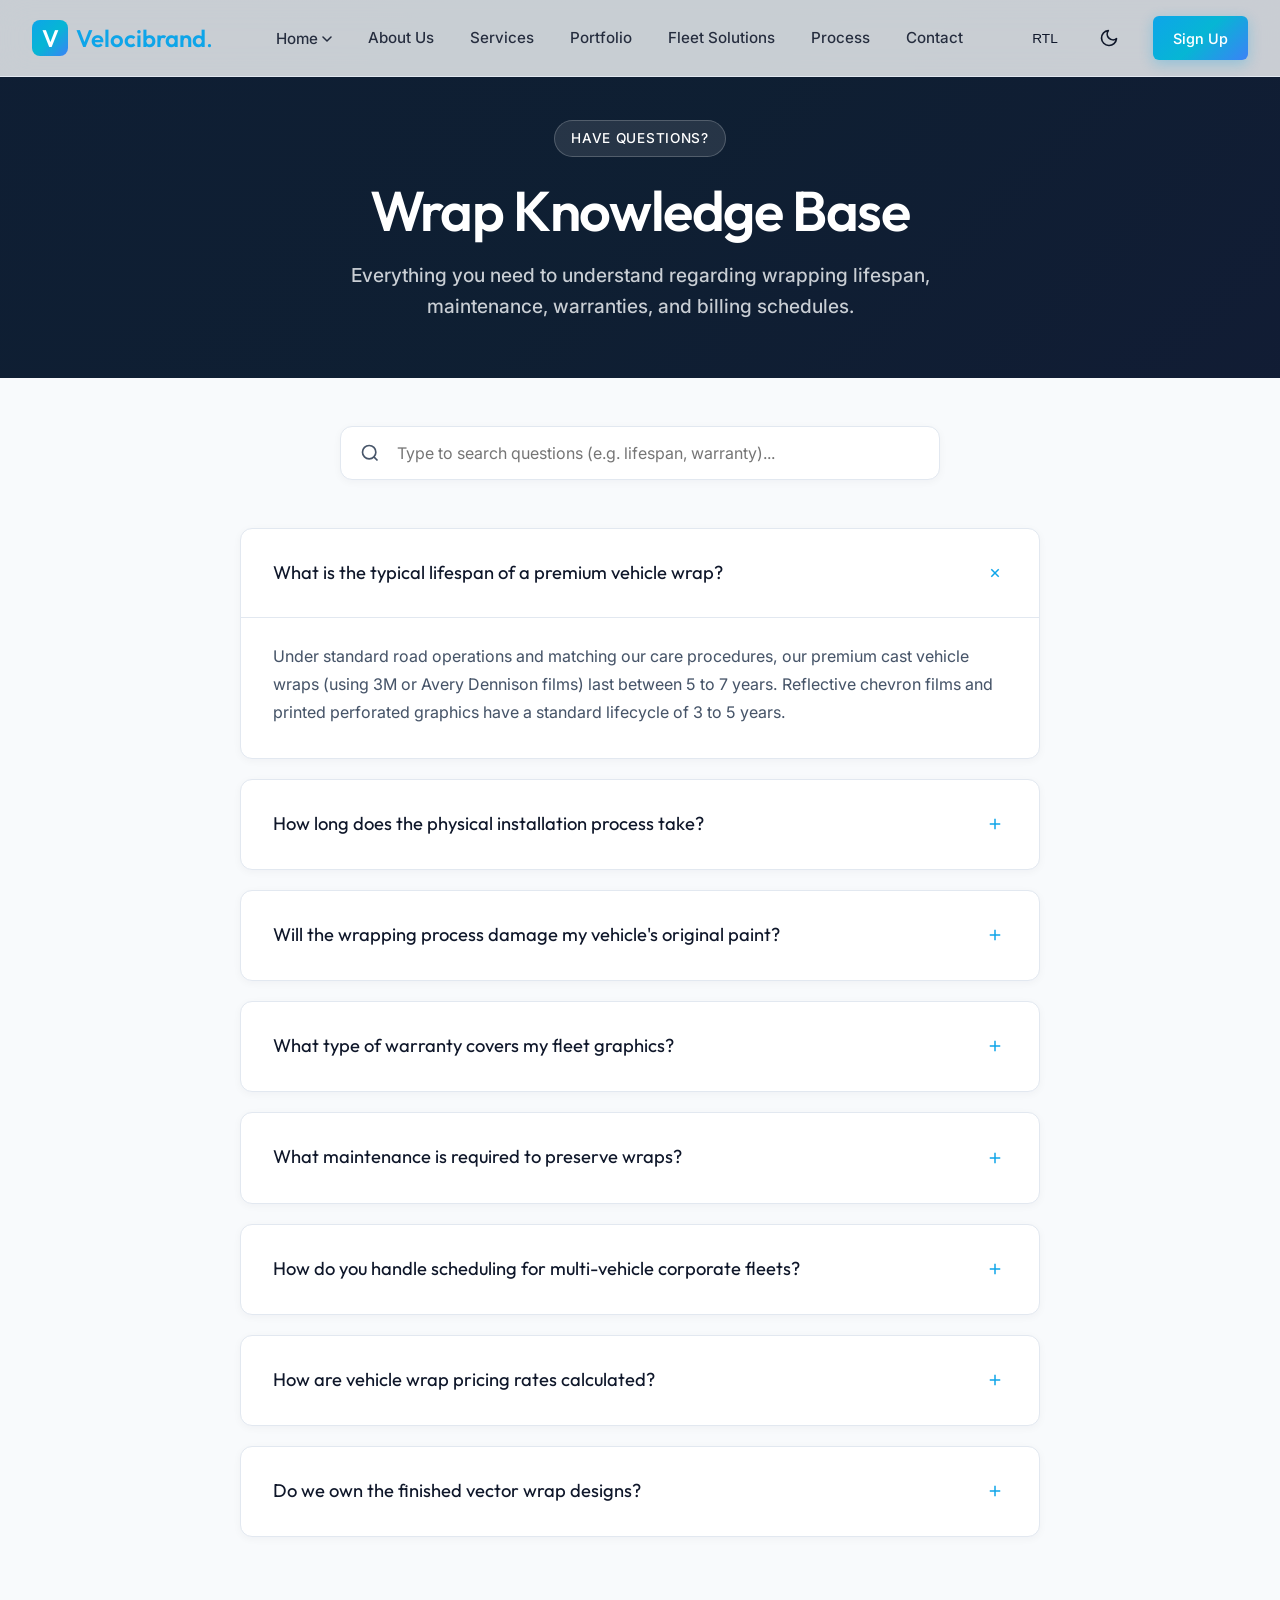
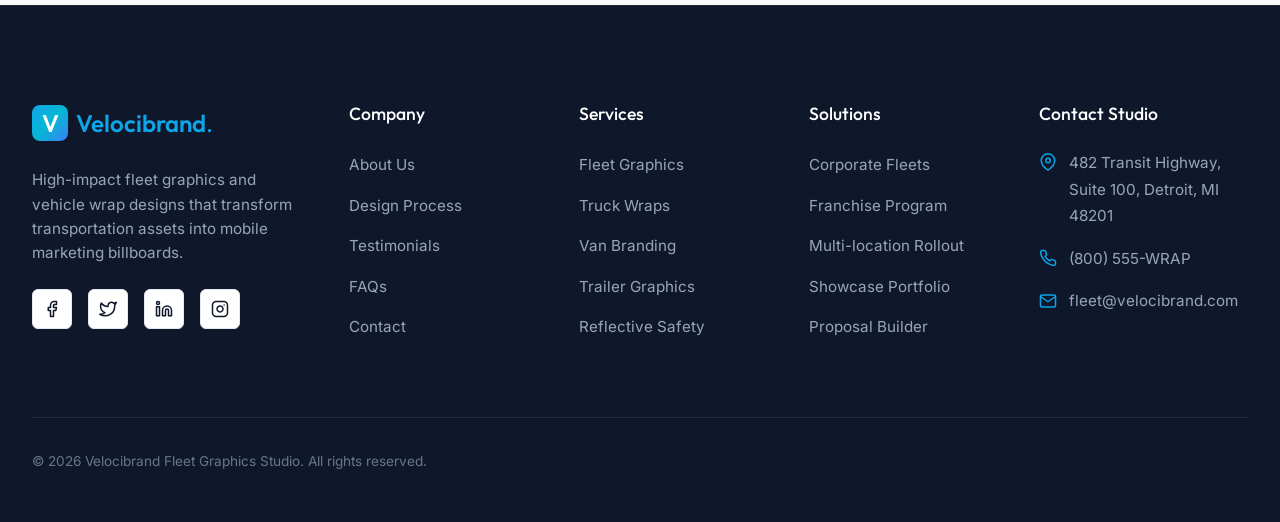
<file: faq.html>
<!DOCTYPE html>
<html lang="en">
<head>
  <meta charset="UTF-8">
  <meta name="viewport" content="width=device-width, initial-scale=1.0">
  <title>Frequently Asked Questions | Velocibrand</title>
  <meta name="description" content="Find answers to vehicle wrapping questions. Details on wrap lifespan, maintenance, clean removal, warranty coverage, scheduling, pricing, and graphics ownership.">
  
  <!-- Open Graph -->
  <meta property="og:title" content="Frequently Asked Questions | Velocibrand">
  <meta property="og:description" content="Clear, professional explanations of vehicle wrap lifespan, upkeep, pricing, and installation.">
  <meta property="og:image" content="images/hero_fleet.png">
  <meta property="og:type" content="website">

  <!-- Favicon -->
  <link rel="icon" type="image/svg+xml" href="images/favicon.svg">

  <!-- CSS Link -->
  <link rel="stylesheet" href="styles.css">
</head>
<body>

  <!-- HEADER -->
  <header class="header sticky" id="header" style="background: var(--bg-header); border-bottom: 1px solid var(--border-color);">
    <div class="container header-container">
      <a href="index.html" class="logo">
        <div class="logo-icon">V</div>
        <div class="logo-text">Velocibrand<span>.</span></div>
      </a>
      <nav class="nav" id="nav-menu">
        <div class="nav-dropdown desktop-only">
          <a href="#" class="nav-link dropdown-toggle" id="nav-home">Home <svg class="dropdown-arrow" width="10" height="6" viewBox="0 0 10 6" fill="none" stroke="currentColor" stroke-width="1.5"><path d="M1 1L5 5L9 1" stroke-linecap="round" stroke-linejoin="round"/></svg></a>
          <div class="dropdown-menu">
            <a href="index.html" class="dropdown-item">Home 1</a>
            <a href="index2.html" class="dropdown-item">Home 2</a>
          </div>
        </div>
        <a href="index.html" class="nav-link mobile-only" id="nav-home1-mob">Home 1</a>
        <a href="index2.html" class="nav-link mobile-only" id="nav-home2-mob">Home 2</a>
        <a href="about.html" class="nav-link" id="nav-about">About Us</a>
        <a href="services.html" class="nav-link" id="nav-services">Services</a>
        <a href="portfolio.html" class="nav-link" id="nav-portfolio">Portfolio</a>
        <a href="fleet-solutions.html" class="nav-link" id="nav-fleet">Fleet Solutions</a>
        <a href="process.html" class="nav-link" id="nav-process">Process</a>
        <a href="contact.html" class="nav-link" id="nav-contact">Contact</a>
        <a href="signup.html" class="btn btn-primary mobile-only" style="width: 100%; margin-top: 1rem; justify-content: center;">Sign Up</a>
      </nav>
      <div class="header-actions">
        <!-- RTL Toggle -->
        <button id="rtl-toggle" class="theme-toggle" aria-label="Toggle Layout Direction" style="font-size: 0.85rem; font-weight: 500;">RTL</button>
        <!-- Dark Mode Toggle -->
        <button id="theme-toggle" class="theme-toggle" aria-label="Toggle Theme">
          <svg class="moon-icon" width="20" height="20" viewBox="0 0 24 24" fill="none" stroke="currentColor" stroke-width="2" stroke-linecap="round" stroke-linejoin="round"><path d="M21 12.79A9 9 0 1 1 11.21 3 7 7 0 0 0 21 12.79z"></path></svg>
          <svg class="sun-icon" width="20" height="20" viewBox="0 0 24 24" fill="none" stroke="currentColor" stroke-width="2" stroke-linecap="round" stroke-linejoin="round"><circle cx="12" cy="12" r="5"></circle><line x1="12" y1="1" x2="12" y2="3"></line><line x1="12" y1="21" x2="12" y2="23"></line><line x1="4.22" y1="4.22" x2="5.64" y2="5.64"></line><line x1="18.36" y1="18.36" x2="19.78" y2="19.78"></line><line x1="1" y1="12" x2="3" y2="12"></line><line x1="21" y1="12" x2="23" y2="12"></line><line x1="4.22" y1="19.78" x2="5.64" y2="18.36"></line><line x1="18.36" y1="5.64" x2="19.78" y2="4.22"></line></svg>
        </button>
        <a href="signup.html" class="btn btn-primary desktop-only" style="padding: 0.6rem 1.25rem; font-size: 0.9rem;">Sign Up</a>
        <button class="hamburger" id="hamburger" aria-label="Toggle Navigation">
          <span class="hamburger-line"></span>
          <span class="hamburger-line"></span>
          <span class="hamburger-line"></span>
          <svg class="hamburger-close-icon" width="20" height="20" viewBox="0 0 24 24" fill="none" stroke="currentColor" stroke-width="2.5" stroke-linecap="round" stroke-linejoin="round" style="display: none; position: absolute; top: 50%; left: 50%; transform: translate(-50%, -50%);"><line x1="18" y1="6" x2="6" y2="18"></line><line x1="6" y1="6" x2="18" y2="18"></line></svg>
        </button>
      </div>
    </div>
  </header>

  <!-- INNER PAGE HERO -->
  <section class="section" style="padding-top: 7.5rem; padding-bottom: 3.5rem; background: var(--primary); color: #FFFFFF; position: relative;">
    <div style="position: absolute; top: 0; left: 0; width: 100%; height: 100%; background: var(--premium-gradient); opacity: 0.05;"></div>
    <div class="container" style="position: relative; z-index: 2; text-align: center;">
      <span class="badge" style="background: rgba(255,255,255,0.1); color: #FFFFFF; border-color: rgba(255,255,255,0.2);">Have Questions?</span>
      <h1 style="color: #FFFFFF; font-size: 3.5rem; margin-bottom: 1rem;">Wrap Knowledge Base</h1>
      <p class="lead-text" style="color: rgba(248, 250, 252, 0.8); max-width: 700px; margin: 0 auto;">Everything you need to understand regarding wrapping lifespan, maintenance, warranties, and billing schedules.</p>
    </div>
  </section>

  <!-- FAQ SECTION -->
  <section class="section">
    <div class="container">
      
      <!-- Search Input -->
      <div class="faq-search">
        <svg class="faq-search-icon" width="20" height="20" viewBox="0 0 24 24" fill="none" stroke="currentColor" stroke-width="2"><circle cx="11" cy="11" r="8"></circle><line x1="21" y1="21" x2="16.65" y2="16.65"></line></svg>
        <input class="faq-search-input" type="text" id="faq-search" placeholder="Type to search questions (e.g. lifespan, warranty)...">
      </div>

      <!-- FAQ Container -->
      <div class="faq-container">
        
        <!-- FAQ Item 1 -->
        <div class="faq-item active">
          <button class="faq-question">
            <span>What is the typical lifespan of a premium vehicle wrap?</span>
            <div class="faq-toggle-icon">
              <svg width="18" height="18" viewBox="0 0 24 24" fill="none" stroke="currentColor" stroke-width="2"><line x1="12" y1="5" x2="12" y2="19"></line><line x1="5" y1="12" x2="19" y2="12"></line></svg>
            </div>
          </button>
          <div class="faq-answer">
            <p>Under standard road operations and matching our care procedures, our premium cast vehicle wraps (using 3M or Avery Dennison films) last between 5 to 7 years. Reflective chevron films and printed perforated graphics have a standard lifecycle of 3 to 5 years.</p>
          </div>
        </div>

        <!-- FAQ Item 2 -->
        <div class="faq-item">
          <button class="faq-question">
            <span>How long does the physical installation process take?</span>
            <div class="faq-toggle-icon">
              <svg width="18" height="18" viewBox="0 0 24 24" fill="none" stroke="currentColor" stroke-width="2"><line x1="12" y1="5" x2="12" y2="19"></line><line x1="5" y1="12" x2="19" y2="12"></line></svg>
            </div>
          </button>
          <div class="faq-answer">
            <p>Physical wrapping requires 2 to 4 days depending on vehicle size and contours. For instance, spot decals can be applied in under a day, a standard cargo delivery van wrap takes 2 days, and large semi sleeper cab graphics require 3 to 4 days including post-cure inspections.</p>
          </div>
        </div>

        <!-- FAQ Item 3 -->
        <div class="faq-item">
          <button class="faq-question">
            <span>Will the wrapping process damage my vehicle's original paint?</span>
            <div class="faq-toggle-icon">
              <svg width="18" height="18" viewBox="0 0 24 24" fill="none" stroke="currentColor" stroke-width="2"><line x1="12" y1="5" x2="12" y2="19"></line><line x1="5" y1="12" x2="19" y2="12"></line></svg>
            </div>
          </button>
          <div class="faq-answer">
            <p>No. When applied onto healthy, cured OEM factory paint, premium cast vinyl wraps protect the underlying paint coat from small gravel chips and UV fading. During removal, the wrap peels off cleanly without leaving glue residue or lifting paint panels.</p>
          </div>
        </div>

        <!-- FAQ Item 4 -->
        <div class="faq-item">
          <button class="faq-question">
            <span>What type of warranty covers my fleet graphics?</span>
            <div class="faq-toggle-icon">
              <svg width="18" height="18" viewBox="0 0 24 24" fill="none" stroke="currentColor" stroke-width="2"><line x1="12" y1="5" x2="12" y2="19"></line><line x1="5" y1="12" x2="19" y2="12"></line></svg>
            </div>
          </button>
          <div class="faq-answer">
            <p>As certified 3M Graphics Preferred Installers, our wraps are covered by the 3M MCS Warranty program, protecting materials against visual degradation, cracking, or peeling for up to 5-7 years, supplemented by our studio's 1-year application guarantee.</p>
          </div>
        </div>

        <!-- FAQ Item 5 -->
        <div class="faq-item">
          <button class="faq-question">
            <span>What maintenance is required to preserve wraps?</span>
            <div class="faq-toggle-icon">
              <svg width="18" height="18" viewBox="0 0 24 24" fill="none" stroke="currentColor" stroke-width="2"><line x1="12" y1="5" x2="12" y2="19"></line><line x1="5" y1="12" x2="19" y2="12"></line></svg>
            </div>
          </button>
          <div class="faq-answer">
            <p>We recommend hand-washing wrapped vehicles weekly using a mild car soap and soft micro-fiber towels. If using pressure washing, limit nozzle force below 2000 PSI, hold the spray head at least 12 inches away, and avoid pointing water jets directly at vinyl seams.</p>
          </div>
        </div>

        <!-- FAQ Item 6 -->
        <div class="faq-item">
          <button class="faq-question">
            <span>How do you handle scheduling for multi-vehicle corporate fleets?</span>
            <div class="faq-toggle-icon">
              <svg width="18" height="18" viewBox="0 0 24 24" fill="none" stroke="currentColor" stroke-width="2"><line x1="12" y1="5" x2="12" y2="19"></line><line x1="5" y1="12" x2="19" y2="12"></line></svg>
            </div>
          </button>
          <div class="faq-answer">
            <p>We work closely with fleet managers to organize batch delivery sequences. To avoid disrupting your transit routes, we wrap in cohorts of 2-5 vehicles during weekends or off-peak periods, returning finished vehicles before starting the next cohort.</p>
          </div>
        </div>

        <!-- FAQ Item 7 -->
        <div class="faq-item">
          <button class="faq-question">
            <span>How are vehicle wrap pricing rates calculated?</span>
            <div class="faq-toggle-icon">
              <svg width="18" height="18" viewBox="0 0 24 24" fill="none" stroke="currentColor" stroke-width="2"><line x1="12" y1="5" x2="12" y2="19"></line><line x1="5" y1="12" x2="19" y2="12"></line></svg>
            </div>
          </button>
          <div class="faq-answer">
            <p>Pricing is determined by vehicle square footage, contours complexity, wrap coverage (full wrap, partial, spot decals), and material types (gloss, matte, reflective, chrome). Fleet discounts are applied starting at 3 matching vehicle systems.</p>
          </div>
        </div>

        <!-- FAQ Item 8 -->
        <div class="faq-item">
          <button class="faq-question">
            <span>Do we own the finished vector wrap designs?</span>
            <div class="faq-toggle-icon">
              <svg width="18" height="18" viewBox="0 0 24 24" fill="none" stroke="currentColor" stroke-width="2"><line x1="12" y1="5" x2="12" y2="19"></line><line x1="5" y1="12" x2="19" y2="12"></line></svg>
            </div>
          </button>
          <div class="faq-answer">
            <p>Yes. Upon completion of project contracts and final payments, Velocibrand transfers complete ownership rights of print-ready vector wrap templates to your corporate group. We also archive design master files in our vault for reprint repairs.</p>
          </div>
        </div>

      </div>
    </div>
  </section>

  <!-- FOOTER -->
  <footer class="footer">
    <div class="container">
      <div class="footer-grid">
        <div class="footer-brand">
          <a href="index.html" class="logo">
            <div class="logo-icon">V</div>
            <div class="logo-text" style="color: #FFFFFF;">Velocibrand<span>.</span></div>
          </a>
          <p class="footer-desc">High-impact fleet graphics and vehicle wrap designs that transform transportation assets into mobile marketing billboards.</p>
          <div class="social-links">
            <a href="#" class="social-btn" aria-label="Facebook">
              <svg width="18" height="18" viewBox="0 0 24 24" fill="none" stroke="currentColor" stroke-width="2" stroke-linecap="round" stroke-linejoin="round"><path d="M18 2h-3a5 5 0 0 0-5 5v3H7v4h3v8h4v-8h3l1-4h-4V7a1 1 0 0 1 1-1h3z"></path></svg>
            </a>
            <a href="#" class="social-btn" aria-label="Twitter">
              <svg width="18" height="18" viewBox="0 0 24 24" fill="none" stroke="currentColor" stroke-width="2" stroke-linecap="round" stroke-linejoin="round"><path d="M23 3a10.9 10.9 0 0 1-3.14 1.53 4.48 4.48 0 0 0-7.86 3v1A10.66 10.66 0 0 1 3 4s-4 9 5 13a11.64 11.64 0 0 1-7 2c9 5 20 0 20-11.5a4.5 4.5 0 0 0-.08-.83A7.72 7.72 0 0 0 23 3z"></path></svg>
            </a>
            <a href="#" class="social-btn" aria-label="LinkedIn">
              <svg width="18" height="18" viewBox="0 0 24 24" fill="none" stroke="currentColor" stroke-width="2" stroke-linecap="round" stroke-linejoin="round"><path d="M16 8a6 6 0 0 1 6 6v7h-4v-7a2 2 0 0 0-2-2 2 2 0 0 0-2 2v7h-4v-7a6 6 0 0 1 6-6z"></path><rect x="2" y="9" width="4" height="12"></rect><circle cx="4" cy="4" r="2"></circle></svg>
            </a>
            <a href="#" class="social-btn" aria-label="Instagram">
              <svg width="18" height="18" viewBox="0 0 24 24" fill="none" stroke="currentColor" stroke-width="2" stroke-linecap="round" stroke-linejoin="round"><rect x="2" y="2" width="20" height="20" rx="5" ry="5"></rect><path d="M16 11.37A4 4 0 1 1 12.63 8 4 4 0 0 1 16 11.37z"></path><line x1="17.5" y1="6.5" x2="17.51" y2="6.5"></line></svg>
            </a>
          </div>
        </div>
        <div>
          <h4 class="footer-title">Company</h4>
          <ul class="footer-links">
            <li><a href="about.html" class="footer-link">About Us</a></li>
            <li><a href="process.html" class="footer-link">Design Process</a></li>
            <li><a href="testimonials.html" class="footer-link">Testimonials</a></li>
            <li><a href="faq.html" class="footer-link">FAQs</a></li>
            <li><a href="contact.html" class="footer-link">Contact</a></li>
          </ul>
        </div>
        <div>
          <h4 class="footer-title">Services</h4>
          <ul class="footer-links">
            <li><a href="services.html" class="footer-link">Fleet Graphics</a></li>
            <li><a href="services.html" class="footer-link">Truck Wraps</a></li>
            <li><a href="services.html" class="footer-link">Van Branding</a></li>
            <li><a href="services.html" class="footer-link">Trailer Graphics</a></li>
            <li><a href="services.html" class="footer-link">Reflective Safety</a></li>
          </ul>
        </div>
        <div>
          <h4 class="footer-title">Solutions</h4>
          <ul class="footer-links">
            <li><a href="fleet-solutions.html" class="footer-link">Corporate Fleets</a></li>
            <li><a href="fleet-solutions.html" class="footer-link">Franchise Program</a></li>
            <li><a href="fleet-solutions.html" class="footer-link">Multi-location Rollout</a></li>
            <li><a href="portfolio.html" class="footer-link">Showcase Portfolio</a></li>
            <li><a href="quote.html" class="footer-link">Proposal Builder</a></li>
          </ul>
        </div>
        <div>
          <h4 class="footer-title">Contact Studio</h4>
          <div class="footer-contact-item">
            <svg width="18" height="18" viewBox="0 0 24 24" fill="none" stroke="currentColor" stroke-width="2" stroke-linecap="round" stroke-linejoin="round"><path d="M21 10c0 7-9 13-9 13s-9-6-9-13a9 9 0 0 1 18 0z"></path><circle cx="12" cy="10" r="3"></circle></svg>
            <span>482 Transit Highway, Suite 100, Detroit, MI 48201</span>
          </div>
          <div class="footer-contact-item">
            <svg width="18" height="18" viewBox="0 0 24 24" fill="none" stroke="currentColor" stroke-width="2" stroke-linecap="round" stroke-linejoin="round"><path d="M22 16.92v3a2 2 0 0 1-2.18 2 19.79 19.79 0 0 1-8.63-3.07 19.5 19.5 0 0 1-6-6 19.79 19.79 0 0 1-3.07-8.67A2 2 0 0 1 4.11 2h3a2 2 0 0 1 2 1.72 12.84 12.84 0 0 0 .7 2.81 2 2 0 0 1-.45 2.11L8.09 9.91a16 16 0 0 0 6 6l1.27-1.27a2 2 0 0 1 2.11-.45 12.84 12.84 0 0 0 2.81.7A2 2 0 0 1 22 16.92z"></path></svg>
            <span>(800) 555-WRAP</span>
          </div>
          <div class="footer-contact-item">
            <svg width="18" height="18" viewBox="0 0 24 24" fill="none" stroke="currentColor" stroke-width="2" stroke-linecap="round" stroke-linejoin="round"><path d="M4 4h16c1.1 0 2 .9 2 2v12c0 1.1-.9 2-2 2H4c-1.1 0-2-.9-2-2V6c0-1.1.9-2 2-2z"></path><polyline points="22,6 12,13 2,6"></polyline></svg>
            <span>fleet@velocibrand.com</span>
          </div>
        </div>
      </div>
      <div class="footer-bottom">
        <p class="footer-copy">&copy; 2026 Velocibrand Fleet Graphics Studio. All rights reserved.</p>
      </div>
    </div>
  </footer>

  <!-- Scroll Top Button -->
  <button id="scroll-top" class="scroll-top-btn" aria-label="Scroll to Top">
    <svg width="20" height="20" viewBox="0 0 24 24" fill="none" stroke="currentColor" stroke-width="2.5"><polyline points="18 15 12 9 6 15"></polyline></svg>
  </button>

  <!-- Script JS Link -->
  <script src="main.js"></script>
</body>
</html>
</file>
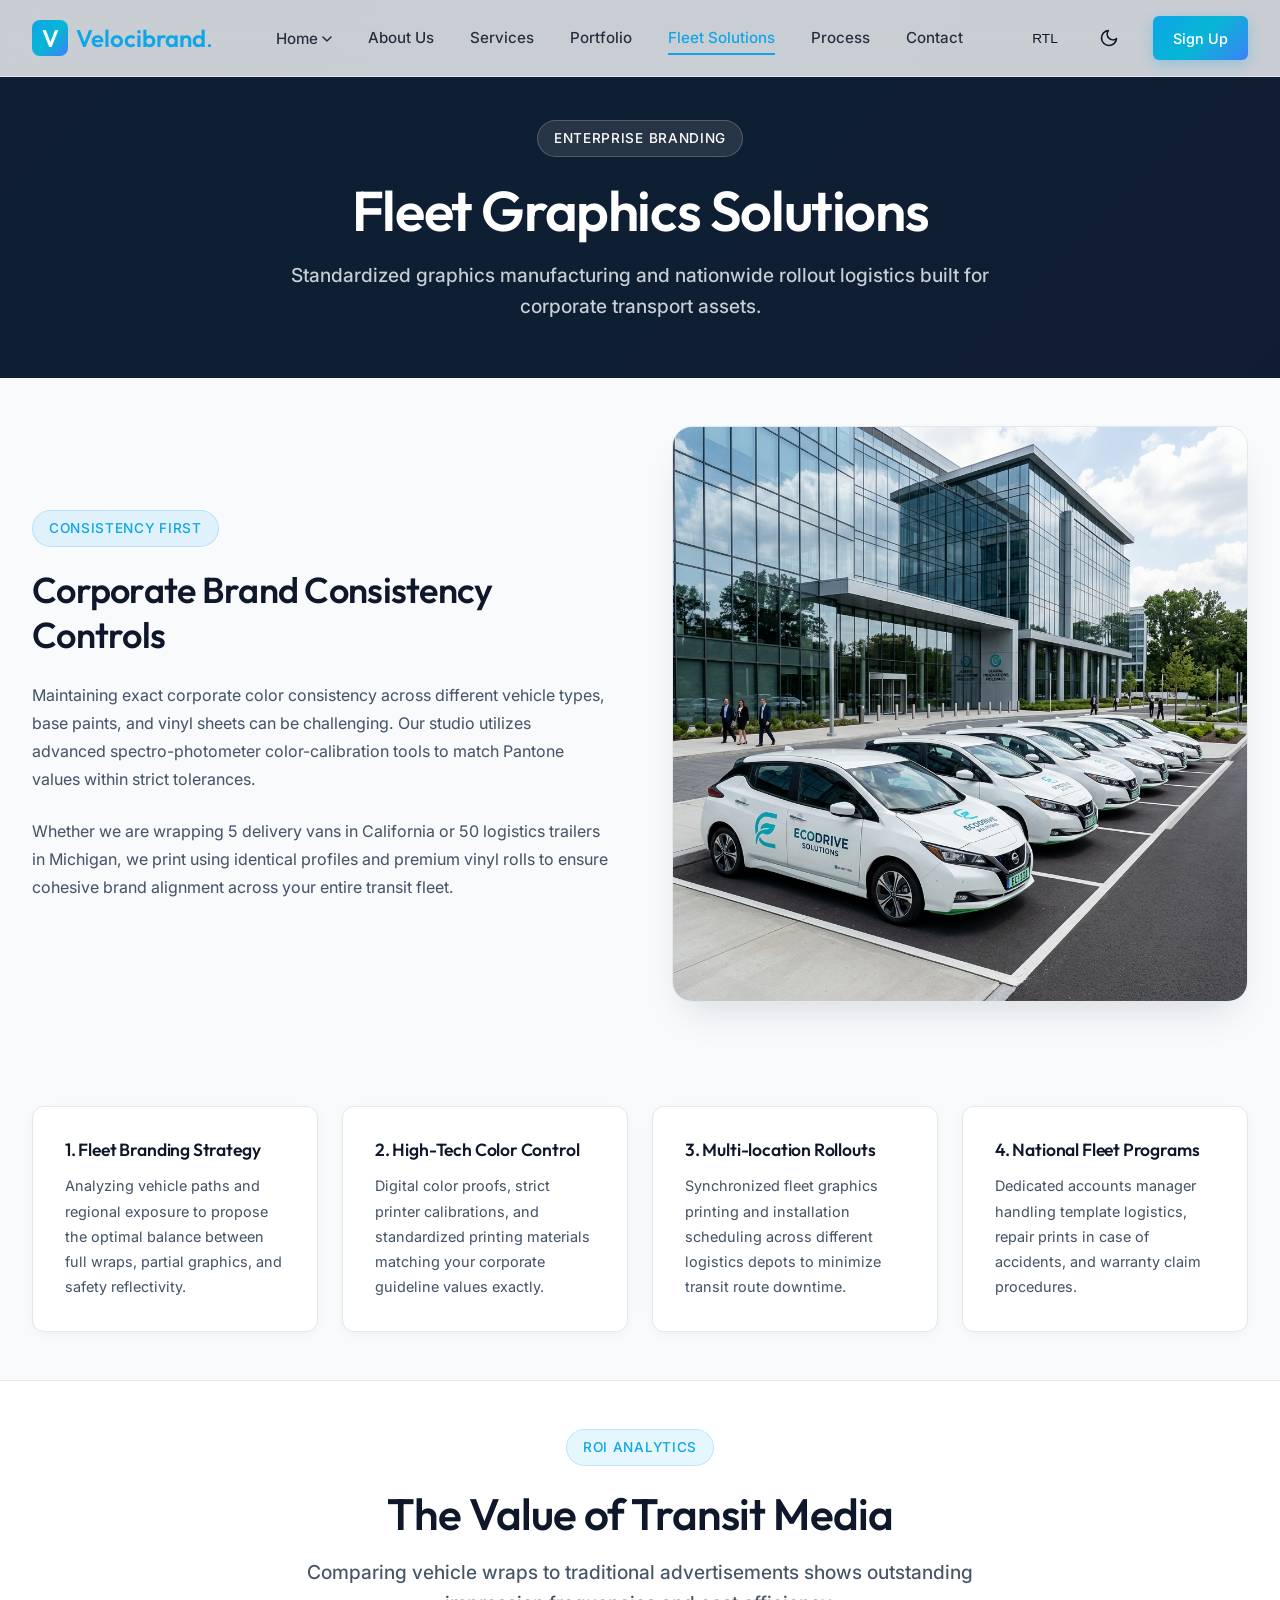
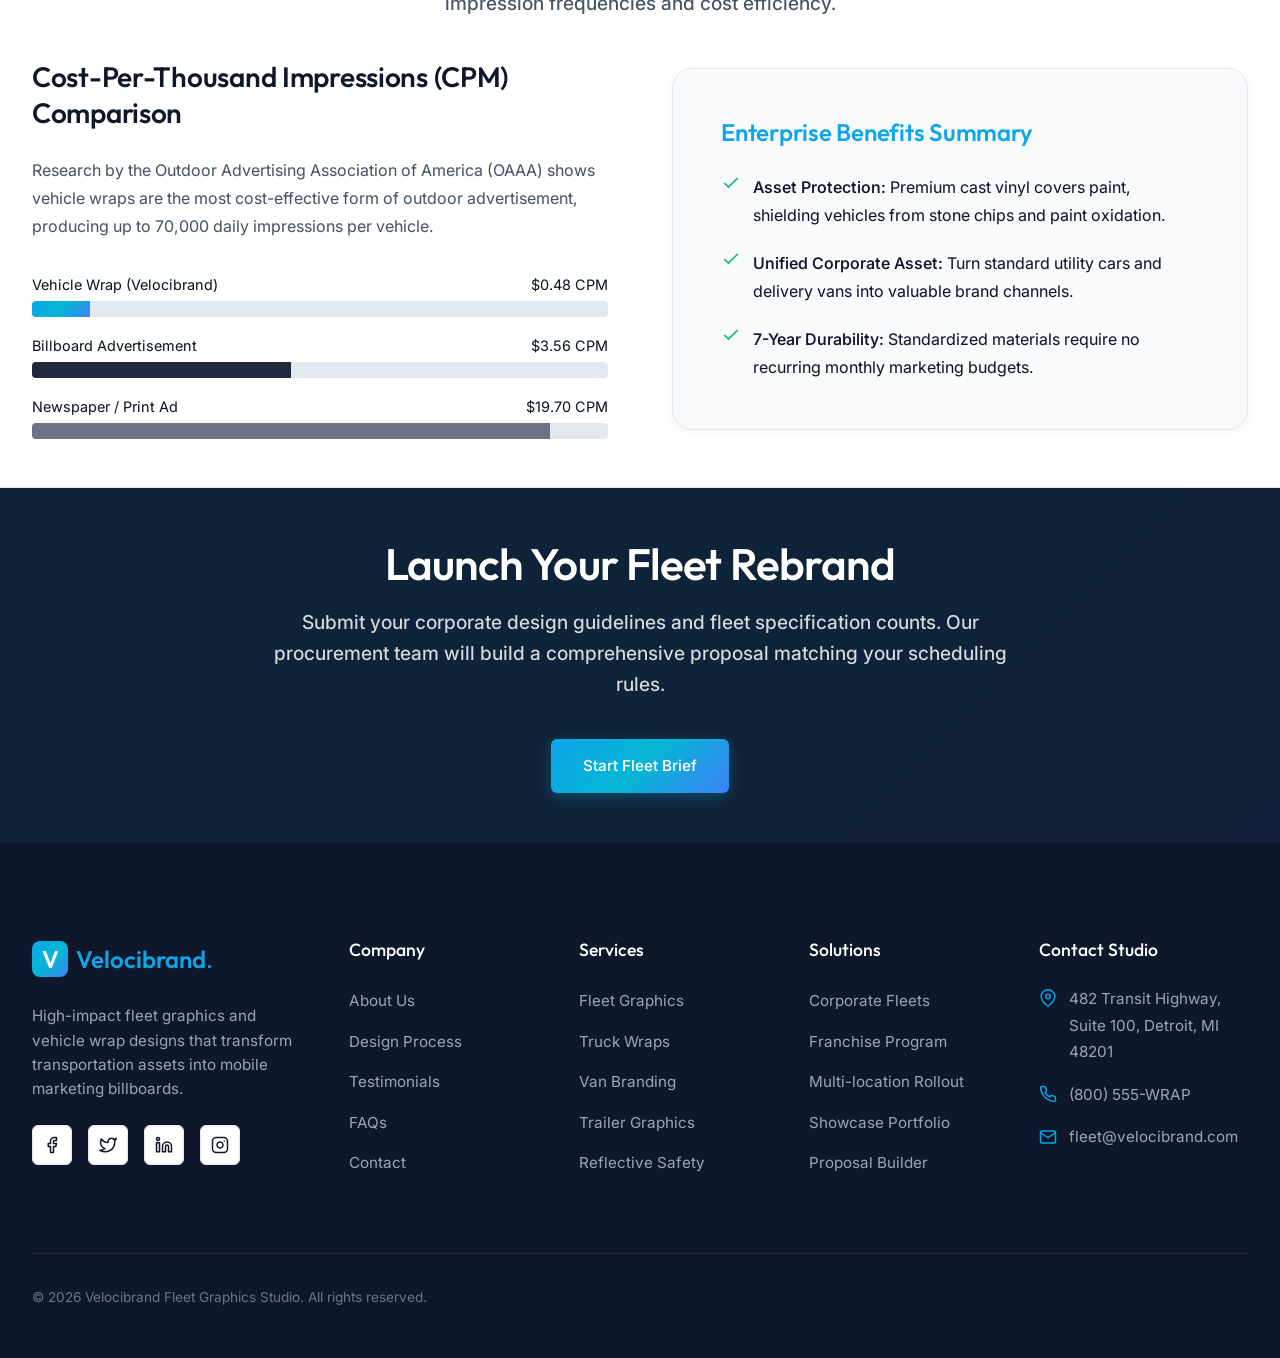
<file: fleet-solutions.html>
<!DOCTYPE html>
<html lang="en">
<head>
  <meta charset="UTF-8">
  <meta name="viewport" content="width=device-width, initial-scale=1.0">
  <title>Corporate Fleet Branding Solutions | Velocibrand</title>
  <meta name="description" content="Enterprise-grade fleet branding solutions. Dedicated management for national fleet programs, multi-location wrap rollouts, and absolute brand color consistency.">
  
  <!-- Open Graph -->
  <meta property="og:title" content="Corporate Fleet Branding Solutions | Velocibrand">
  <meta property="og:description" content="Partner with America's leading fleet graphics studio to manage corporate wrap logistics and rollouts.">
  <meta property="og:image" content="images/fleet_cars.png">
  <meta property="og:type" content="website">

  <!-- Favicon -->
  <link rel="icon" type="image/svg+xml" href="images/favicon.svg">

  <!-- CSS Link -->
  <link rel="stylesheet" href="styles.css">
</head>
<body>

  <!-- HEADER -->
  <header class="header sticky" id="header" style="background: var(--bg-header); border-bottom: 1px solid var(--border-color);">
    <div class="container header-container">
      <a href="index.html" class="logo">
        <div class="logo-icon">V</div>
        <div class="logo-text">Velocibrand<span>.</span></div>
      </a>
      <nav class="nav" id="nav-menu">
        <div class="nav-dropdown desktop-only">
          <a href="#" class="nav-link dropdown-toggle" id="nav-home">Home <svg class="dropdown-arrow" width="10" height="6" viewBox="0 0 10 6" fill="none" stroke="currentColor" stroke-width="1.5"><path d="M1 1L5 5L9 1" stroke-linecap="round" stroke-linejoin="round"/></svg></a>
          <div class="dropdown-menu">
            <a href="index.html" class="dropdown-item">Home 1</a>
            <a href="index2.html" class="dropdown-item">Home 2</a>
          </div>
        </div>
        <a href="index.html" class="nav-link mobile-only" id="nav-home1-mob">Home 1</a>
        <a href="index2.html" class="nav-link mobile-only" id="nav-home2-mob">Home 2</a>
        <a href="about.html" class="nav-link" id="nav-about">About Us</a>
        <a href="services.html" class="nav-link" id="nav-services">Services</a>
        <a href="portfolio.html" class="nav-link" id="nav-portfolio">Portfolio</a>
        <a href="fleet-solutions.html" class="nav-link active" id="nav-fleet">Fleet Solutions</a>
        <a href="process.html" class="nav-link" id="nav-process">Process</a>
        <a href="contact.html" class="nav-link" id="nav-contact">Contact</a>
        <a href="signup.html" class="btn btn-primary mobile-only" style="width: 100%; margin-top: 1rem; justify-content: center;">Sign Up</a>
      </nav>
      <div class="header-actions">
        <!-- RTL Toggle -->
        <button id="rtl-toggle" class="theme-toggle" aria-label="Toggle Layout Direction" style="font-size: 0.85rem; font-weight: 500;">RTL</button>
        <!-- Dark Mode Toggle -->
        <button id="theme-toggle" class="theme-toggle" aria-label="Toggle Theme">
          <svg class="moon-icon" width="20" height="20" viewBox="0 0 24 24" fill="none" stroke="currentColor" stroke-width="2" stroke-linecap="round" stroke-linejoin="round"><path d="M21 12.79A9 9 0 1 1 11.21 3 7 7 0 0 0 21 12.79z"></path></svg>
          <svg class="sun-icon" width="20" height="20" viewBox="0 0 24 24" fill="none" stroke="currentColor" stroke-width="2" stroke-linecap="round" stroke-linejoin="round"><circle cx="12" cy="12" r="5"></circle><line x1="12" y1="1" x2="12" y2="3"></line><line x1="12" y1="21" x2="12" y2="23"></line><line x1="4.22" y1="4.22" x2="5.64" y2="5.64"></line><line x1="18.36" y1="18.36" x2="19.78" y2="19.78"></line><line x1="1" y1="12" x2="3" y2="12"></line><line x1="21" y1="12" x2="23" y2="12"></line><line x1="4.22" y1="19.78" x2="5.64" y2="18.36"></line><line x1="18.36" y1="5.64" x2="19.78" y2="4.22"></line></svg>
        </button>
        <a href="signup.html" class="btn btn-primary desktop-only" style="padding: 0.6rem 1.25rem; font-size: 0.9rem;">Sign Up</a>
        <button class="hamburger" id="hamburger" aria-label="Toggle Navigation">
          <span class="hamburger-line"></span>
          <span class="hamburger-line"></span>
          <span class="hamburger-line"></span>
          <svg class="hamburger-close-icon" width="20" height="20" viewBox="0 0 24 24" fill="none" stroke="currentColor" stroke-width="2.5" stroke-linecap="round" stroke-linejoin="round" style="display: none; position: absolute; top: 50%; left: 50%; transform: translate(-50%, -50%);"><line x1="18" y1="6" x2="6" y2="18"></line><line x1="6" y1="6" x2="18" y2="18"></line></svg>
        </button>
      </div>
    </div>
  </header>

  <!-- INNER PAGE HERO -->
  <section class="section" style="padding-top: 7.5rem; padding-bottom: 3.5rem; background: var(--primary); color: #FFFFFF; position: relative;">
    <div style="position: absolute; top: 0; left: 0; width: 100%; height: 100%; background: var(--premium-gradient); opacity: 0.05;"></div>
    <div class="container" style="position: relative; z-index: 2; text-align: center;">
      <span class="badge" style="background: rgba(255,255,255,0.1); color: #FFFFFF; border-color: rgba(255,255,255,0.2);">Enterprise Branding</span>
      <h1 style="color: #FFFFFF; font-size: 3.5rem; margin-bottom: 1rem;">Fleet Graphics Solutions</h1>
      <p class="lead-text" style="color: rgba(248, 250, 252, 0.8); max-width: 700px; margin: 0 auto;">Standardized graphics manufacturing and nationwide rollout logistics built for corporate transport assets.</p>
    </div>
  </section>

  <!-- FLEET STRATEGY & CONSISTENCY -->
  <section class="section">
    <div class="container">
      <div class="stack-on-mobile" style="display: grid; grid-template-columns: 1fr 1fr; gap: 4rem; align-items: center; margin-bottom: 6rem;">
        <div>
          <span class="badge">Consistency First</span>
          <h2 style="font-size: 2.25rem; margin-bottom: 1.5rem;">Corporate Brand Consistency Controls</h2>
          <p style="margin-bottom: 1.5rem; color: var(--text-muted);">Maintaining exact corporate color consistency across different vehicle types, base paints, and vinyl sheets can be challenging. Our studio utilizes advanced spectro-photometer color-calibration tools to match Pantone values within strict tolerances.</p>
          <p style="color: var(--text-muted); margin-bottom: 1.5rem;">Whether we are wrapping 5 delivery vans in California or 50 logistics trailers in Michigan, we print using identical profiles and premium vinyl rolls to ensure cohesive brand alignment across your entire transit fleet.</p>
        </div>
        <div>
          <img src="images/fleet_cars.png" alt="A row of identical electric passenger vehicles wrapped with clean white and cyan corporate wraps" style="width: 100%; border-radius: var(--radius-lg); box-shadow: var(--shadow-lg); border: 1px solid var(--border-color);">
        </div>
      </div>
      
      <!-- Four Pillars Grid - Force 4 cards on same line -->
      <div class="stack-on-mobile" style="display: grid; grid-template-columns: repeat(4, 1fr); gap: 1.5rem;">
        <div class="premium-card" style="padding: 2rem;">
          <h3 style="font-size: 1.1rem; font-weight: 560; margin-bottom: 0.75rem;">1. Fleet Branding Strategy</h3>
          <p style="font-size: 0.9rem; color: var(--text-muted); font-weight: 420;">Analyzing vehicle paths and regional exposure to propose the optimal balance between full wraps, partial graphics, and safety reflectivity.</p>
        </div>
        <div class="premium-card" style="padding: 2rem;">
          <h3 style="font-size: 1.1rem; font-weight: 560; margin-bottom: 0.75rem;">2. High-Tech Color Control</h3>
          <p style="font-size: 0.9rem; color: var(--text-muted); font-weight: 420;">Digital color proofs, strict printer calibrations, and standardized printing materials matching your corporate guideline values exactly.</p>
        </div>
        <div class="premium-card" style="padding: 2rem;">
          <h3 style="font-size: 1.1rem; font-weight: 560; margin-bottom: 0.75rem;">3. Multi-location Rollouts</h3>
          <p style="font-size: 0.9rem; color: var(--text-muted); font-weight: 420;">Synchronized fleet graphics printing and installation scheduling across different logistics depots to minimize transit route downtime.</p>
        </div>
        <div class="premium-card" style="padding: 2rem;">
          <h3 style="font-size: 1.1rem; font-weight: 560; margin-bottom: 0.75rem;">4. National Fleet Programs</h3>
          <p style="font-size: 0.9rem; color: var(--text-muted); font-weight: 420;">Dedicated accounts manager handling template logistics, repair prints in case of accidents, and warranty claim procedures.</p>
        </div>
      </div>
    </div>
  </section>

  <!-- ROI BENEFITS SECTION -->
  <section class="section" style="background: var(--bg-card); border-top: 1px solid var(--border-color); border-bottom: 1px solid var(--border-color);">
    <div class="container">
      <div class="section-header">
        <span class="badge">ROI Analytics</span>
        <h2 class="section-title">The Value of Transit Media</h2>
        <p class="section-subtitle">Comparing vehicle wraps to traditional advertisements shows outstanding impression frequencies and cost efficiency.</p>
      </div>

      <div class="stack-on-mobile" style="display: grid; grid-template-columns: 1fr 1fr; gap: 4rem; align-items: center;">
        <div>
          <h3 style="font-size: 1.75rem; margin-bottom: 1.5rem; font-weight: 560;">Cost-Per-Thousand Impressions (CPM) Comparison</h3>
          <p style="color: var(--text-muted); margin-bottom: 2rem;">Research by the Outdoor Advertising Association of America (OAAA) shows vehicle wraps are the most cost-effective form of outdoor advertisement, producing up to 70,000 daily impressions per vehicle.</p>
          
          <div style="display: flex; flex-direction: column; gap: 1rem;">
            <div>
              <div style="display: flex; justify-content: space-between; font-size: 0.9rem; font-weight: 550; margin-bottom: 0.25rem;">
                <span>Vehicle Wrap (Velocibrand)</span>
                <span>$0.48 CPM</span>
              </div>
              <div style="width: 100%; height: 16px; background: var(--border-color); border-radius: 4px; overflow: hidden;">
                <div style="width: 10%; height: 100%; background: var(--premium-gradient);"></div>
              </div>
            </div>
            <div>
              <div style="display: flex; justify-content: space-between; font-size: 0.9rem; font-weight: 550; margin-bottom: 0.25rem;">
                <span>Billboard Advertisement</span>
                <span>$3.56 CPM</span>
              </div>
              <div style="width: 100%; height: 16px; background: var(--border-color); border-radius: 4px; overflow: hidden;">
                <div style="width: 45%; height: 100%; background: var(--secondary);"></div>
              </div>
            </div>
            <div>
              <div style="display: flex; justify-content: space-between; font-size: 0.9rem; font-weight: 550; margin-bottom: 0.25rem;">
                <span>Newspaper / Print Ad</span>
                <span>$19.70 CPM</span>
              </div>
              <div style="width: 100%; height: 16px; background: var(--border-color); border-radius: 4px; overflow: hidden;">
                <div style="width: 90%; height: 100%; background: var(--secondary); opacity: 0.6;"></div>
              </div>
            </div>
          </div>
        </div>
        
        <div style="background: var(--bg-main); padding: 3rem; border-radius: var(--radius-lg); border: 1px solid var(--border-color); box-shadow: var(--shadow-sm);">
          <h3 style="font-size: 1.5rem; margin-bottom: 1.5rem; font-weight: 560; color: var(--accent);">Enterprise Benefits Summary</h3>
          <ul style="list-style: none; display: flex; flex-direction: column; gap: 1.25rem;">
            <li style="display: flex; gap: 0.75rem;">
              <svg width="20" height="20" viewBox="0 0 24 24" fill="none" stroke="var(--success)" stroke-width="2" style="flex-shrink:0;"><polyline points="20 6 9 17 4 12"></polyline></svg>
              <div>
                <strong style="color: var(--text-main); font-weight: 550;">Asset Protection:</strong> Premium cast vinyl covers paint, shielding vehicles from stone chips and paint oxidation.
              </div>
            </li>
            <li style="display: flex; gap: 0.75rem;">
              <svg width="20" height="20" viewBox="0 0 24 24" fill="none" stroke="var(--success)" stroke-width="2" style="flex-shrink:0;"><polyline points="20 6 9 17 4 12"></polyline></svg>
              <div>
                <strong style="color: var(--text-main); font-weight: 550;">Unified Corporate Asset:</strong> Turn standard utility cars and delivery vans into valuable brand channels.
              </div>
            </li>
            <li style="display: flex; gap: 0.75rem;">
              <svg width="20" height="20" viewBox="0 0 24 24" fill="none" stroke="var(--success)" stroke-width="2" style="flex-shrink:0;"><polyline points="20 6 9 17 4 12"></polyline></svg>
              <div>
                <strong style="color: var(--text-main); font-weight: 550;">7-Year Durability:</strong> Standardized materials require no recurring monthly marketing budgets.
              </div>
            </li>
          </ul>
        </div>
      </div>
    </div>
  </section>

  <!-- CTA FOOTER -->
  <section class="section" style="background: var(--primary); color: #FFFFFF; text-align: center; position: relative; overflow: hidden;">
    <div style="position: absolute; top: 0; left: 0; width: 100%; height: 100%; background: var(--premium-gradient); opacity: 0.08;"></div>
    <div class="container" style="position: relative; z-index: 2; max-width: 800px;">
      <h2 class="section-title" style="color: #FFFFFF;">Launch Your Fleet Rebrand</h2>
      <p class="lead-text" style="color: rgba(248, 250, 252, 0.85); margin-bottom: 2.5rem;">Submit your corporate design guidelines and fleet specification counts. Our procurement team will build a comprehensive proposal matching your scheduling rules.</p>
      <a href="quote.html" class="btn btn-primary">Start Fleet Brief</a>
    </div>
  </section>

  <!-- FOOTER -->
  <footer class="footer">
    <div class="container">
      <div class="footer-grid">
        <div class="footer-brand">
          <a href="index.html" class="logo">
            <div class="logo-icon">V</div>
            <div class="logo-text" style="color: #FFFFFF;">Velocibrand<span>.</span></div>
          </a>
          <p class="footer-desc">High-impact fleet graphics and vehicle wrap designs that transform transportation assets into mobile marketing billboards.</p>
          <div class="social-links">
            <a href="#" class="social-btn" aria-label="Facebook">
              <svg width="18" height="18" viewBox="0 0 24 24" fill="none" stroke="currentColor" stroke-width="2" stroke-linecap="round" stroke-linejoin="round"><path d="M18 2h-3a5 5 0 0 0-5 5v3H7v4h3v8h4v-8h3l1-4h-4V7a1 1 0 0 1 1-1h3z"></path></svg>
            </a>
            <a href="#" class="social-btn" aria-label="Twitter">
              <svg width="18" height="18" viewBox="0 0 24 24" fill="none" stroke="currentColor" stroke-width="2" stroke-linecap="round" stroke-linejoin="round"><path d="M23 3a10.9 10.9 0 0 1-3.14 1.53 4.48 4.48 0 0 0-7.86 3v1A10.66 10.66 0 0 1 3 4s-4 9 5 13a11.64 11.64 0 0 1-7 2c9 5 20 0 20-11.5a4.5 4.5 0 0 0-.08-.83A7.72 7.72 0 0 0 23 3z"></path></svg>
            </a>
            <a href="#" class="social-btn" aria-label="LinkedIn">
              <svg width="18" height="18" viewBox="0 0 24 24" fill="none" stroke="currentColor" stroke-width="2" stroke-linecap="round" stroke-linejoin="round"><path d="M16 8a6 6 0 0 1 6 6v7h-4v-7a2 2 0 0 0-2-2 2 2 0 0 0-2 2v7h-4v-7a6 6 0 0 1 6-6z"></path><rect x="2" y="9" width="4" height="12"></rect><circle cx="4" cy="4" r="2"></circle></svg>
            </a>
            <a href="#" class="social-btn" aria-label="Instagram">
              <svg width="18" height="18" viewBox="0 0 24 24" fill="none" stroke="currentColor" stroke-width="2" stroke-linecap="round" stroke-linejoin="round"><rect x="2" y="2" width="20" height="20" rx="5" ry="5"></rect><path d="M16 11.37A4 4 0 1 1 12.63 8 4 4 0 0 1 16 11.37z"></path><line x1="17.5" y1="6.5" x2="17.51" y2="6.5"></line></svg>
            </a>
          </div>
        </div>
        <div>
          <h4 class="footer-title">Company</h4>
          <ul class="footer-links">
            <li><a href="about.html" class="footer-link">About Us</a></li>
            <li><a href="process.html" class="footer-link">Design Process</a></li>
            <li><a href="testimonials.html" class="footer-link">Testimonials</a></li>
            <li><a href="faq.html" class="footer-link">FAQs</a></li>
            <li><a href="contact.html" class="footer-link">Contact</a></li>
          </ul>
        </div>
        <div>
          <h4 class="footer-title">Services</h4>
          <ul class="footer-links">
            <li><a href="services.html" class="footer-link">Fleet Graphics</a></li>
            <li><a href="services.html" class="footer-link">Truck Wraps</a></li>
            <li><a href="services.html" class="footer-link">Van Branding</a></li>
            <li><a href="services.html" class="footer-link">Trailer Graphics</a></li>
            <li><a href="services.html" class="footer-link">Reflective Safety</a></li>
          </ul>
        </div>
        <div>
          <h4 class="footer-title">Solutions</h4>
          <ul class="footer-links">
            <li><a href="fleet-solutions.html" class="footer-link">Corporate Fleets</a></li>
            <li><a href="fleet-solutions.html" class="footer-link">Franchise Program</a></li>
            <li><a href="fleet-solutions.html" class="footer-link">Multi-location Rollout</a></li>
            <li><a href="portfolio.html" class="footer-link">Showcase Portfolio</a></li>
            <li><a href="quote.html" class="footer-link">Proposal Builder</a></li>
          </ul>
        </div>
        <div>
          <h4 class="footer-title">Contact Studio</h4>
          <div class="footer-contact-item">
            <svg width="18" height="18" viewBox="0 0 24 24" fill="none" stroke="currentColor" stroke-width="2" stroke-linecap="round" stroke-linejoin="round"><path d="M21 10c0 7-9 13-9 13s-9-6-9-13a9 9 0 0 1 18 0z"></path><circle cx="12" cy="10" r="3"></circle></svg>
            <span>482 Transit Highway, Suite 100, Detroit, MI 48201</span>
          </div>
          <div class="footer-contact-item">
            <svg width="18" height="18" viewBox="0 0 24 24" fill="none" stroke="currentColor" stroke-width="2" stroke-linecap="round" stroke-linejoin="round"><path d="M22 16.92v3a2 2 0 0 1-2.18 2 19.79 19.79 0 0 1-8.63-3.07 19.5 19.5 0 0 1-6-6 19.79 19.79 0 0 1-3.07-8.67A2 2 0 0 1 4.11 2h3a2 2 0 0 1 2 1.72 12.84 12.84 0 0 0 .7 2.81 2 2 0 0 1-.45 2.11L8.09 9.91a16 16 0 0 0 6 6l1.27-1.27a2 2 0 0 1 2.11-.45 12.84 12.84 0 0 0 2.81.7A2 2 0 0 1 22 16.92z"></path></svg>
            <span>(800) 555-WRAP</span>
          </div>
          <div class="footer-contact-item">
            <svg width="18" height="18" viewBox="0 0 24 24" fill="none" stroke="currentColor" stroke-width="2" stroke-linecap="round" stroke-linejoin="round"><path d="M4 4h16c1.1 0 2 .9 2 2v12c0 1.1-.9 2-2 2H4c-1.1 0-2-.9-2-2V6c0-1.1.9-2 2-2z"></path><polyline points="22,6 12,13 2,6"></polyline></svg>
            <span>fleet@velocibrand.com</span>
          </div>
        </div>
      </div>
      <div class="footer-bottom">
        <p class="footer-copy">&copy; 2026 Velocibrand Fleet Graphics Studio. All rights reserved.</p>
      </div>
    </div>
  </footer>

  <!-- Scroll Top Button -->
  <button id="scroll-top" class="scroll-top-btn" aria-label="Scroll to Top">
    <svg width="20" height="20" viewBox="0 0 24 24" fill="none" stroke="currentColor" stroke-width="2.5"><polyline points="18 15 12 9 6 15"></polyline></svg>
  </button>

  <!-- Script JS Link -->
  <script src="main.js"></script>
</body>
</html>
</file>
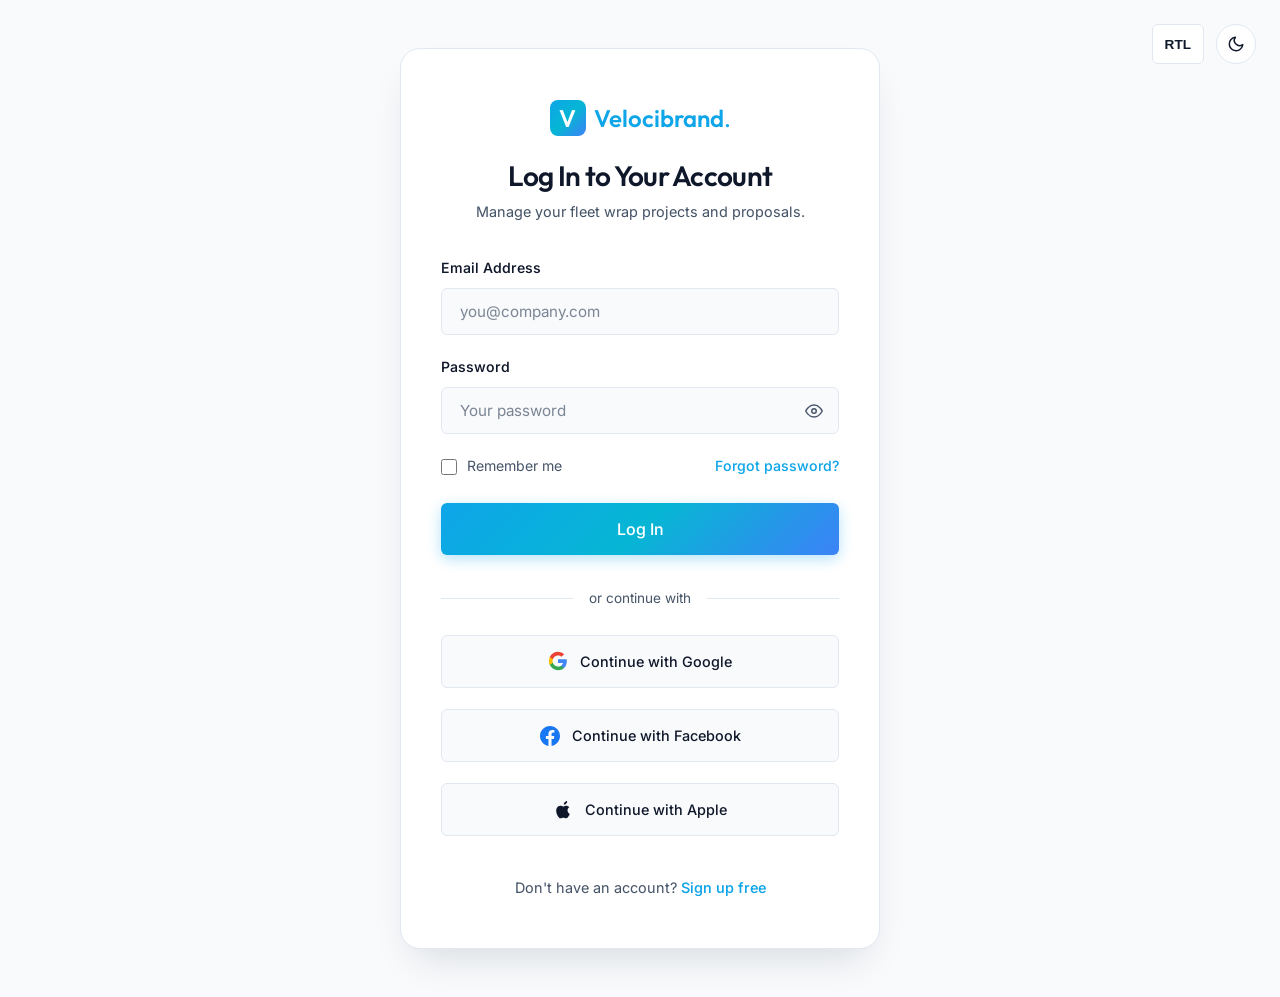
<file: login.html>
<!DOCTYPE html>
<html lang="en">

<head>
  <meta charset="UTF-8">
  <meta name="viewport" content="width=device-width, initial-scale=1.0">
  <title>Log In | Velocibrand Fleet Graphics Studio</title>
  <meta name="description"
    content="Log in to your Velocibrand account to manage your fleet wrap projects and proposals.">
  <link rel="icon" type="image/svg+xml" href="images/favicon.svg">
  <link rel="stylesheet" href="styles.css">
  <style>
    body {
      background: var(--bg-main);
    }

    .auth-page {
      min-height: 100vh;
      display: flex;
      align-items: center;
      justify-content: center;
      padding: 3rem 1.5rem;
      position: relative;
    }

    .auth-card {
      width: 100%;
      max-width: 480px;
      background: var(--bg-card);
      border: 1px solid var(--border-color);
      border-radius: var(--radius-lg);
      box-shadow: var(--shadow-lg);
      padding: 3rem 2.5rem;
      position: relative;
    }

    .auth-input-group {
      margin-bottom: 1.25rem;
    }

    .auth-input-group label {
      display: block;
      font-size: 0.88rem;
      font-weight: 540;
      color: var(--text-main);
      margin-bottom: 0.45rem;
    }

    .auth-input {
      width: 100%;
      padding: 0.82rem 1.1rem;
      font-size: 0.95rem;
      font-family: var(--font-body);
      border: 1.5px solid var(--border-color);
      border-radius: var(--radius-sm);
      background: var(--bg-main);
      color: var(--text-main);
      transition: border-color var(--transition-fast), box-shadow var(--transition-fast);
      outline: none;
    }

    .auth-input:focus {
      border-color: var(--accent);
      box-shadow: 0 0 0 3px rgba(29, 140, 235, 0.15);
    }

    .auth-input::placeholder {
      color: var(--text-muted);
      opacity: 0.7;
    }

    .auth-divider {
      display: flex;
      align-items: center;
      gap: 1rem;
      margin: 1.5rem 0;
      color: var(--text-muted);
      font-size: 0.85rem;
    }

    .auth-divider::before,
    .auth-divider::after {
      content: '';
      flex: 1;
      height: 1px;
      background: var(--border-color);
    }

    .social-auth-btn {
      display: flex;
      align-items: center;
      justify-content: center;
      gap: 0.75rem;
      width: 100%;
      padding: 0.82rem 1.5rem;
      border: 1.5px solid var(--border-color);
      border-radius: var(--radius-sm);
      background: var(--bg-main);
      color: var(--text-main);
      font-family: var(--font-body);
      font-size: 0.9rem;
      font-weight: 500;
      cursor: pointer;
      transition: all var(--transition-fast);
      text-decoration: none;
      margin-bottom: 0.65rem;
    }

    .social-auth-btn:hover {
      border-color: var(--accent);
      background: rgba(29, 140, 235, 0.06);
    }

    .password-wrapper {
      position: relative;
    }

    .password-toggle {
      position: absolute;
      right: 1rem;
      top: 50%;
      transform: translateY(-50%);
      background: none;
      border: none;
      cursor: pointer;
      color: var(--text-muted);
      display: flex;
      align-items: center;
    }

    /* RTL specific overrides for absolute positioned elements */
    html[dir="rtl"] .password-toggle {
      right: auto;
      left: 1rem;
    }

    .remember-row {
      display: flex;
      align-items: center;
      justify-content: space-between;
      margin-bottom: 1.5rem;
    }

    .remember-label {
      display: flex;
      align-items: center;
      gap: 0.6rem;
      font-size: 0.88rem;
      color: var(--text-muted);
      cursor: pointer;
    }

    .remember-label input {
      accent-color: var(--accent);
      cursor: pointer;
      width: 16px;
      height: 16px;
    }

    /* Requirement 5: Hover gives underline */
    .hover-underline:hover {
      text-decoration: underline !important;
    }

    /* Error alert banner */
    .error-msg {
      background: rgba(239, 68, 68, 0.1);
      border: 1px solid rgba(239, 68, 68, 0.3);
      color: #EF4444;
      padding: 0.75rem 1rem;
      border-radius: var(--radius-sm);
      font-size: 0.88rem;
      margin-bottom: 1.25rem;
      display: none;
    }

    /* Controls top right corner */
    .top-controls {
      position: absolute;
      top: 1.5rem;
      right: 1.5rem;
      display: flex;
      align-items: center;
      gap: 0.75rem;
      z-index: 1000;
    }

    html[dir="rtl"] .top-controls {
      right: auto;
      left: 1.5rem;
    }

    /* Shake animation for wrong credentials */
    @keyframes shake {

      0%,
      100% {
        transform: translateX(0);
      }

      20%,
      60% {
        transform: translateX(-8px);
      }

      40%,
      80% {
        transform: translateX(8px);
      }
    }

    .shake {
      animation: shake 0.4s ease;
    }

    @media (max-width: 560px) {
      .auth-card {
        padding: 2rem 1.5rem;
      }

      .auth-page {
        padding-top: 6rem;
        align-items: flex-start;
      }
    }
  </style>
</head>

<body>

  <!-- Controls at the top-right corner (No Navbar) -->
  <div class="top-controls">
    <button id="rtl-toggle" class="theme-toggle" aria-label="Toggle RTL"
      style="font-size: 0.85rem; font-weight: 600; width: auto; padding: 0.5rem 0.75rem; border: 1px solid var(--border-color); border-radius: var(--radius-sm); background: var(--bg-card); color: var(--text-main); cursor: pointer;">RTL</button>
    <button id="theme-toggle" class="theme-toggle" aria-label="Toggle Theme"
      style="border: 1px solid var(--border-color); border-radius: 50%; background: var(--bg-card); color: var(--text-main); cursor: pointer; width: 40px; height: 40px; display: flex; align-items: center; justify-content: center;">
      <svg class="moon-icon" width="18" height="18" viewBox="0 0 24 24" fill="none" stroke="currentColor"
        stroke-width="2" stroke-linecap="round" stroke-linejoin="round">
        <path d="M21 12.79A9 9 0 1 1 11.21 3 7 7 0 0 0 21 12.79z"></path>
      </svg>
      <svg class="sun-icon" width="18" height="18" viewBox="0 0 24 24" fill="none" stroke="currentColor"
        stroke-width="2" stroke-linecap="round" stroke-linejoin="round">
        <circle cx="12" cy="12" r="5"></circle>
        <line x1="12" y1="1" x2="12" y2="3"></line>
        <line x1="12" y1="21" x2="12" y2="23"></line>
        <line x1="4.22" y1="4.22" x2="5.64" y2="5.64"></line>
        <line x1="18.36" y1="18.36" x2="19.78" y2="19.78"></line>
        <line x1="1" y1="12" x2="3" y2="12"></line>
        <line x1="21" y1="12" x2="23" y2="12"></line>
        <line x1="4.22" y1="19.78" x2="5.64" y2="18.36"></line>
        <line x1="18.36" y1="5.64" x2="19.78" y2="4.22"></line>
      </svg>
    </button>
  </div>

  <!-- LOGIN PAGE -->
  <div class="auth-page">
    <div class="auth-card">

      <!-- Logo + heading -->
      <div style="text-align: center; margin-bottom: 2rem;">
        <a href="index.html" class="logo" style="justify-content: center; margin-bottom: 1.25rem; display: flex;">
          <div class="logo-icon">V</div>
          <div class="logo-text">Velocibrand<span>.</span></div>
        </a>
        <h1 style="font-size: 1.75rem; margin-bottom: 0.4rem;">Log In to Your Account</h1>
        <p style="color: var(--text-muted); font-size: 0.9rem;">Manage your fleet wrap projects and proposals.</p>
      </div>

      <!-- Error Message Banner -->
      <div class="error-msg" id="error-msg">
        ⚠ Incorrect email or password. Please try again.
      </div>

      <!-- Login Form -->
      <form id="login-form" onsubmit="handleLogin(event)">

        <!-- Email Address -->
        <div class="auth-input-group">
          <label for="login-email">Email Address</label>
          <input type="email" id="login-email" class="auth-input" placeholder="you@company.com" required>
        </div>

        <!-- Password -->
        <div class="auth-input-group">
          <label for="login-password">Password</label>
          <div class="password-wrapper">
            <input type="password" id="login-password" class="auth-input" placeholder="Your password" required>
            <button type="button" class="password-toggle" onclick="togglePwd(this)" aria-label="Toggle password">
              <svg width="18" height="18" viewBox="0 0 24 24" fill="none" stroke="currentColor" stroke-width="2">
                <path d="M1 12s4-8 11-8 11 8 11 8-4 8-11 8-11-8-11-8z" />
                <circle cx="12" cy="12" r="3" />
              </svg>
            </button>
          </div>
        </div>

        <!-- Remember me and Forgot password -->
        <div class="remember-row">
          <label class="remember-label">
            <input type="checkbox" id="remember"> Remember me
          </label>
          <a href="#" class="hover-underline" style="font-size: 0.88rem; color: var(--accent); font-weight: 520;">Forgot
            password?</a>
        </div>

        <!-- Submit Button -->
        <button type="submit" id="login-btn" class="btn btn-primary"
          style="width: 100%; font-size: 1rem; padding: 1rem; margin-bottom: 0.5rem;">
          Log In
        </button>
      </form>

      <!-- Continue with Google, Facebook, Apple after submit button -->
      <div class="auth-divider">or continue with</div>
      <div style="display: flex; flex-direction: column; gap: 0.65rem;">
        <!-- Google -->
        <a href="#" class="social-auth-btn">
          <svg width="20" height="20" viewBox="0 0 24 24">
            <path fill="#4285F4"
              d="M22.56 12.25c0-.78-.07-1.53-.2-2.25H12v4.26h5.92c-.26 1.37-1.04 2.53-2.21 3.31v2.77h3.57c2.08-1.92 3.28-4.74 3.28-8.09z" />
            <path fill="#34A853"
              d="M12 23c2.97 0 5.46-.98 7.28-2.66l-3.57-2.77c-.98.66-2.23 1.06-3.71 1.06-2.86 0-5.29-1.93-6.16-4.53H2.18v2.84C3.99 20.53 7.7 23 12 23z" />
            <path fill="#FBBC05"
              d="M5.84 14.09c-.22-.66-.35-1.36-.35-2.09s.13-1.43.35-2.09V7.07H2.18C1.43 8.55 1 10.22 1 12s.43 3.45 1.18 4.93l2.85-2.22.81-.62z" />
            <path fill="#EA4335"
              d="M12 5.38c1.62 0 3.06.56 4.21 1.64l3.15-3.15C17.45 2.09 14.97 1 12 1 7.7 1 3.99 3.47 2.18 7.07l3.66 2.84c.87-2.6 3.3-4.53 6.16-4.53z" />
          </svg>
          Continue with Google
        </a>
        <!-- Facebook -->
        <a href="#" class="social-auth-btn">
          <svg width="20" height="20" viewBox="0 0 24 24" fill="#1877F2">
            <path
              d="M24 12.073c0-6.627-5.373-12-12-12s-12 5.373-12 12c0 5.99 4.388 10.954 10.125 11.854v-8.385H7.078v-3.47h3.047V9.43c0-3.007 1.792-4.669 4.533-4.669 1.312 0 2.686.235 2.686.235v2.953H15.83c-1.491 0-1.956.925-1.956 1.874v2.25h3.328l-.532 3.47h-2.796v8.385C19.612 23.027 24 18.062 24 12.073z" />
          </svg>
          Continue with Facebook
        </a>
        <!-- Apple -->
        <a href="#" class="social-auth-btn">
          <svg width="20" height="20" viewBox="0 0 24 24" fill="currentColor">
            <path
              d="M18.71 19.5c-.83 1.24-1.71 2.45-3.05 2.47-1.34.03-1.77-.79-3.29-.79-1.53 0-2 .77-3.27.82-1.31.05-2.3-1.32-3.14-2.53C4.25 17 2.94 12.45 4.7 9.39c.87-1.52 2.43-2.48 4.12-2.51 1.28-.02 2.5.87 3.29.87.78 0 2.26-1.07 3.81-.91.65.03 2.47.26 3.64 1.98-.09.06-2.17 1.28-2.15 3.81.03 3.02 2.65 4.03 2.68 4.04-.03.07-.42 1.44-1.38 2.83M15.97 4.17c.66-.81 1.11-1.93.99-3.06-1 .04-2.21.67-2.93 1.49-.62.69-1.16 1.84-1.01 2.96 1.12.09 2.27-.57 2.95-1.39z" />
          </svg>
          Continue with Apple
        </a>
      </div>

      <p style="text-align: center; margin-top: 1.75rem; font-size: 0.9rem; color: var(--text-muted);">
        Don't have an account? <a href="signup.html" class="hover-underline"
          style="color: var(--accent); font-weight: 540;">Sign up free</a>
      </p>

    </div>
  </div>

  <script src="main.js"></script>
  <script>
    function togglePwd(btn) {
      const field = btn.previousElementSibling;
      const isText = field.type === 'text';
      field.type = isText ? 'password' : 'text';
      btn.innerHTML = isText
        ? '<svg width="18" height="18" viewBox="0 0 24 24" fill="none" stroke="currentColor" stroke-width="2"><path d="M1 12s4-8 11-8 11 8 11 8-4 8-11 8-11-8-11-8z"/><circle cx="12" cy="12" r="3"/></svg>'
        : '<svg width="18" height="18" viewBox="0 0 24 24" fill="none" stroke="currentColor" stroke-width="2"><path d="M17.94 17.94A10.07 10.07 0 0 1 12 20c-7 0-11-8-11-8a18.45 18.45 0 0 1 5.06-5.94M9.9 4.24A9.12 9.12 0 0 1 12 4c7 0 11 8 11 8a18.5 18.5 0 0 1-2.16 3.19m-6.72-1.07a3 3 0 1 1-4.24-4.24M1 1l22 22"/></svg>';
    }

    function handleLogin(e) {
      e.preventDefault();
      const email = document.getElementById('login-email').value;
      const pass = document.getElementById('login-password').value;
      const btn = document.getElementById('login-btn');
      const err = document.getElementById('error-msg');

      btn.textContent = 'Logging in…';
      btn.disabled = true;
      err.style.display = 'none';

      setTimeout(() => {
        // Authenticate successfully for any input to make development/testing simple and convenient
        if (email && pass) {
          btn.innerHTML = '✓ Welcome back! Redirecting…';
          btn.style.background = '#10B981';
          setTimeout(() => { window.location.href = 'index.html'; }, 1200);
        } else {
          err.style.display = 'block';
          document.getElementById('login-form').classList.add('shake');
          setTimeout(() => document.getElementById('login-form').classList.remove('shake'), 400);
          btn.textContent = 'Log In →';
          btn.disabled = false;
        }
      }, 1200);
    }
  </script>
</body>

</html>
</file>
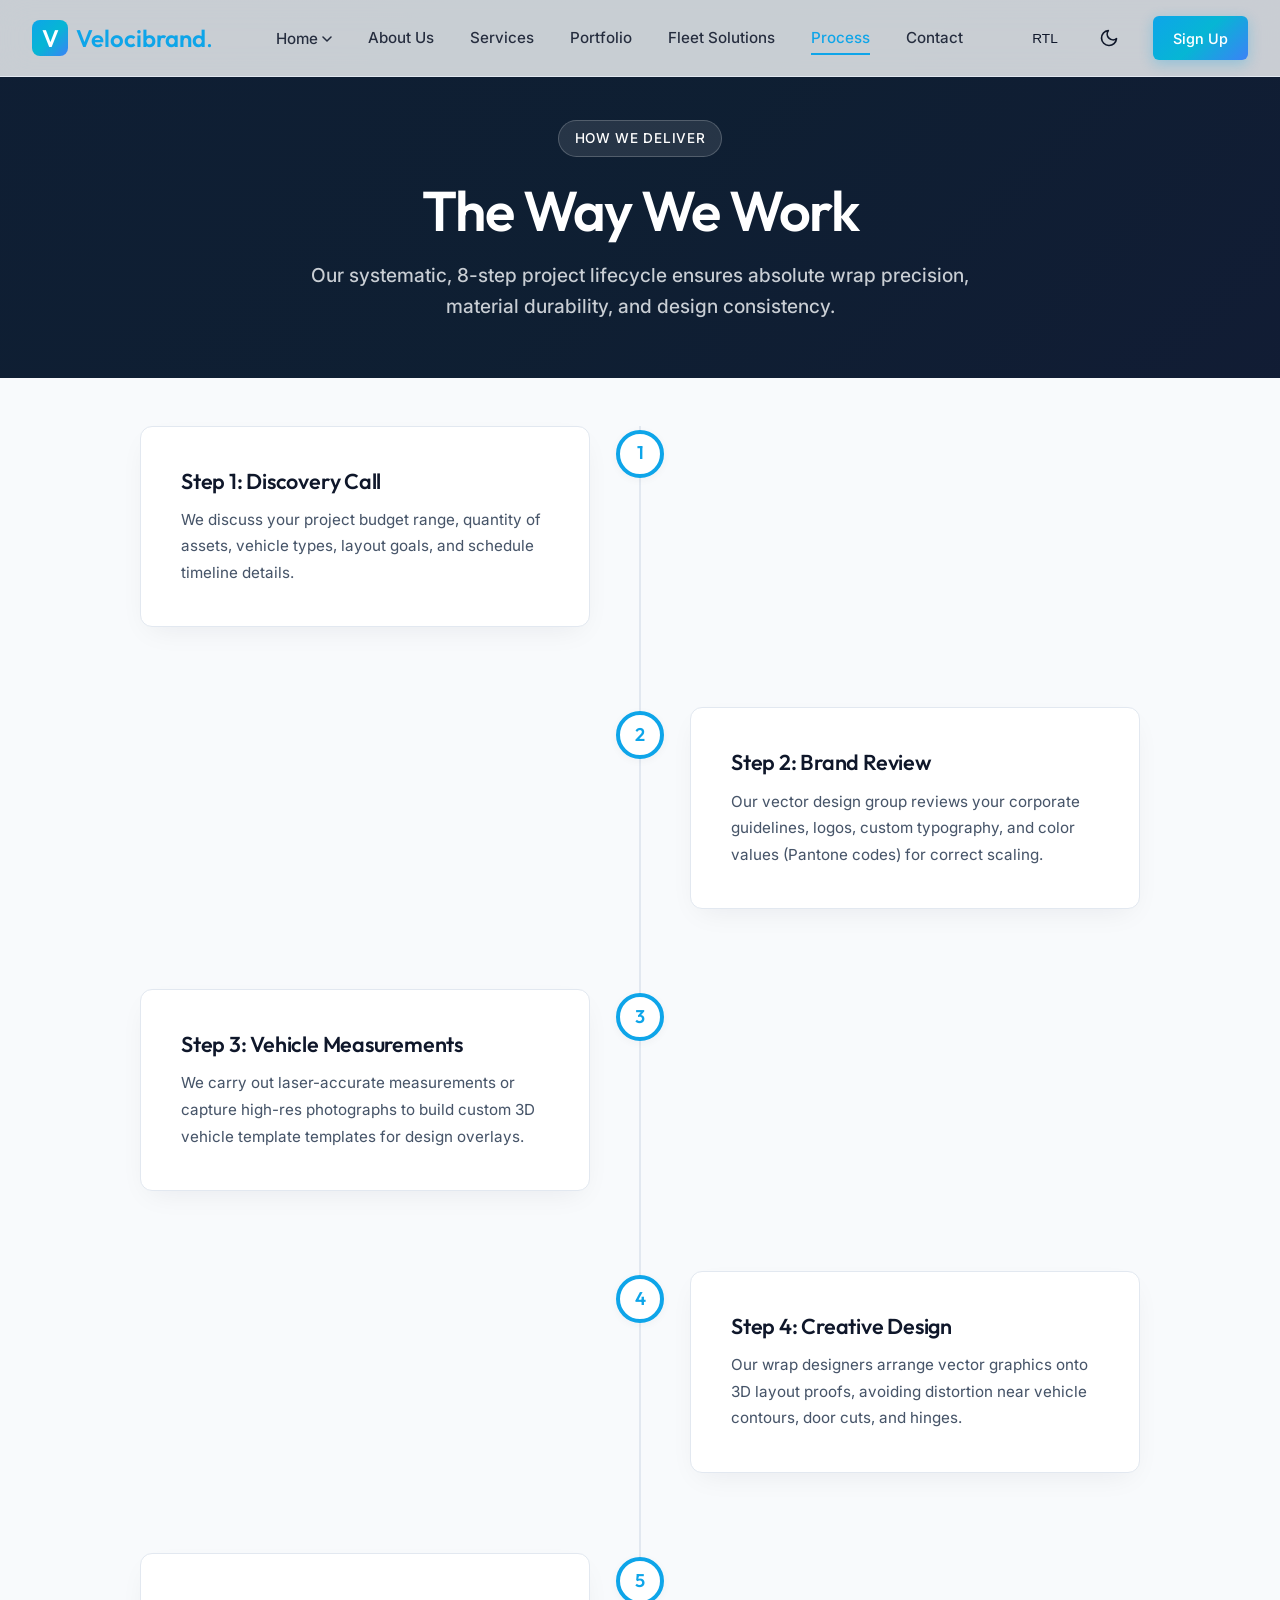
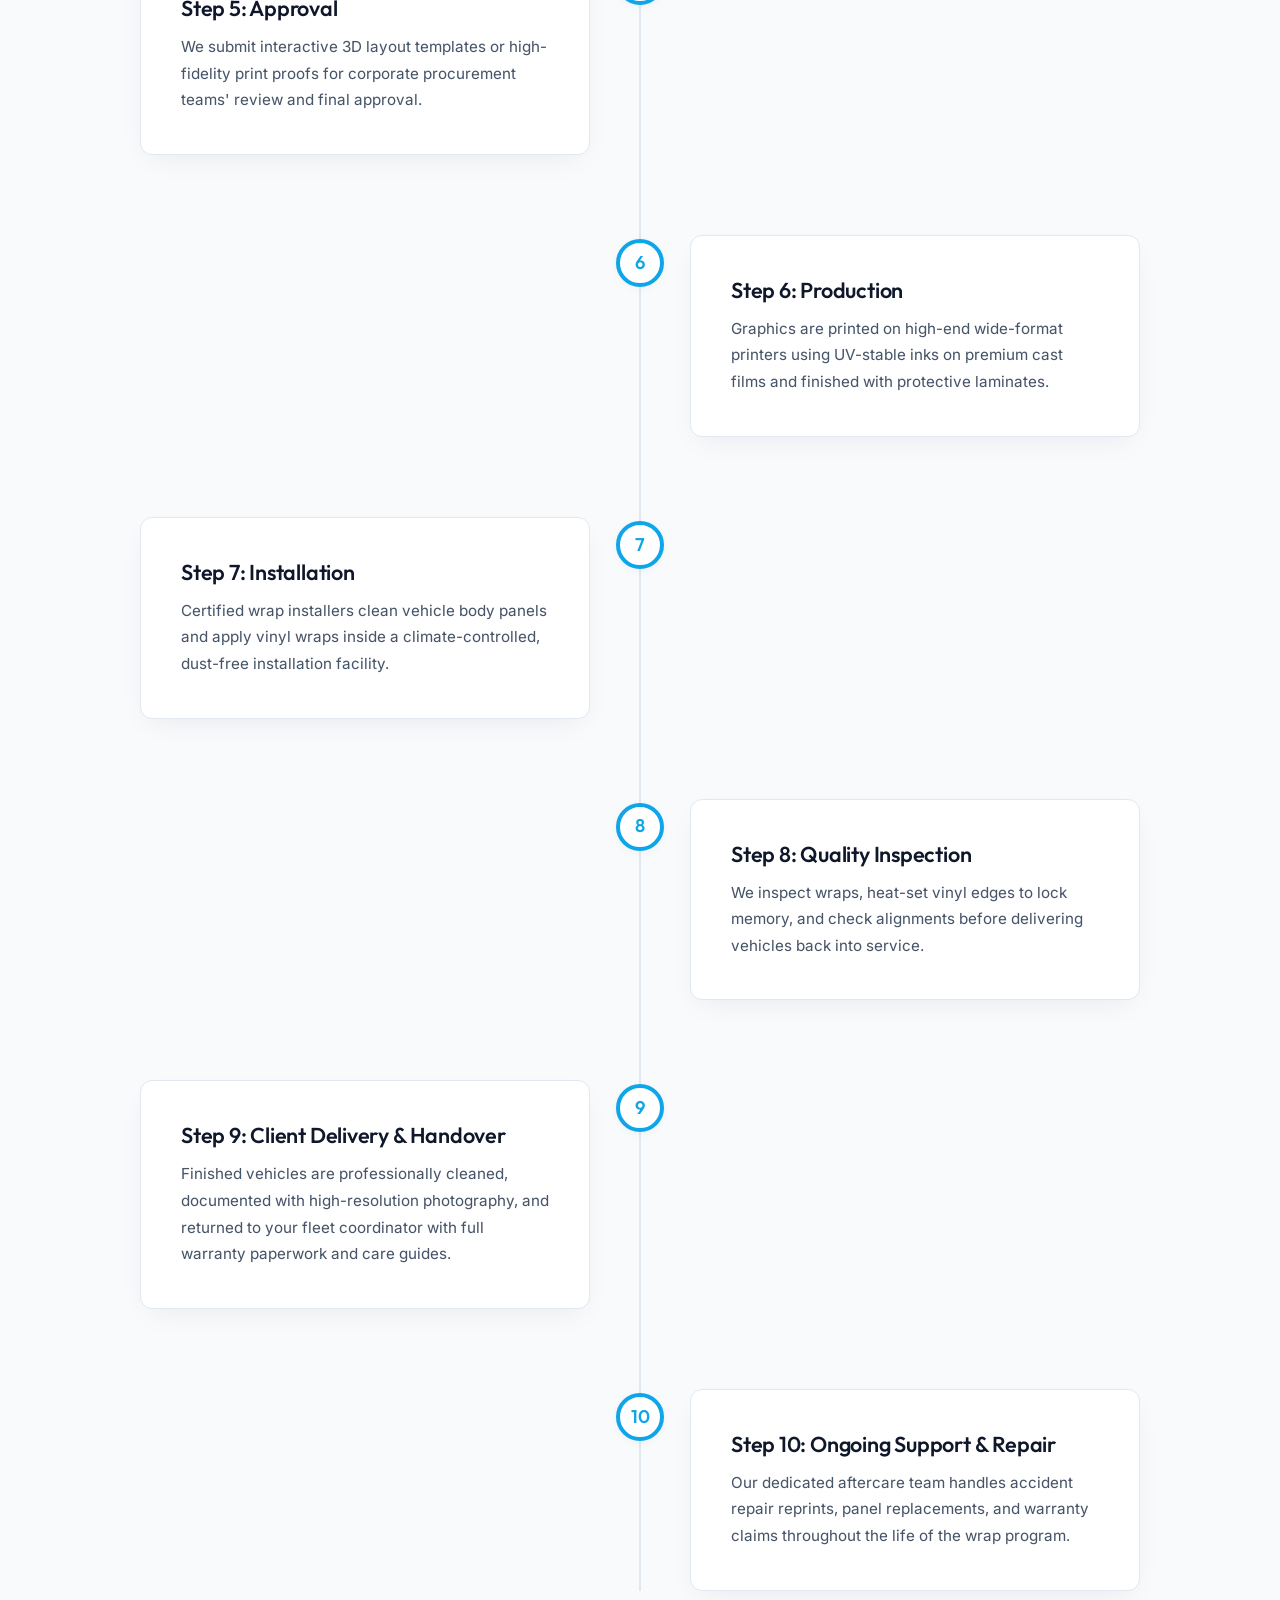
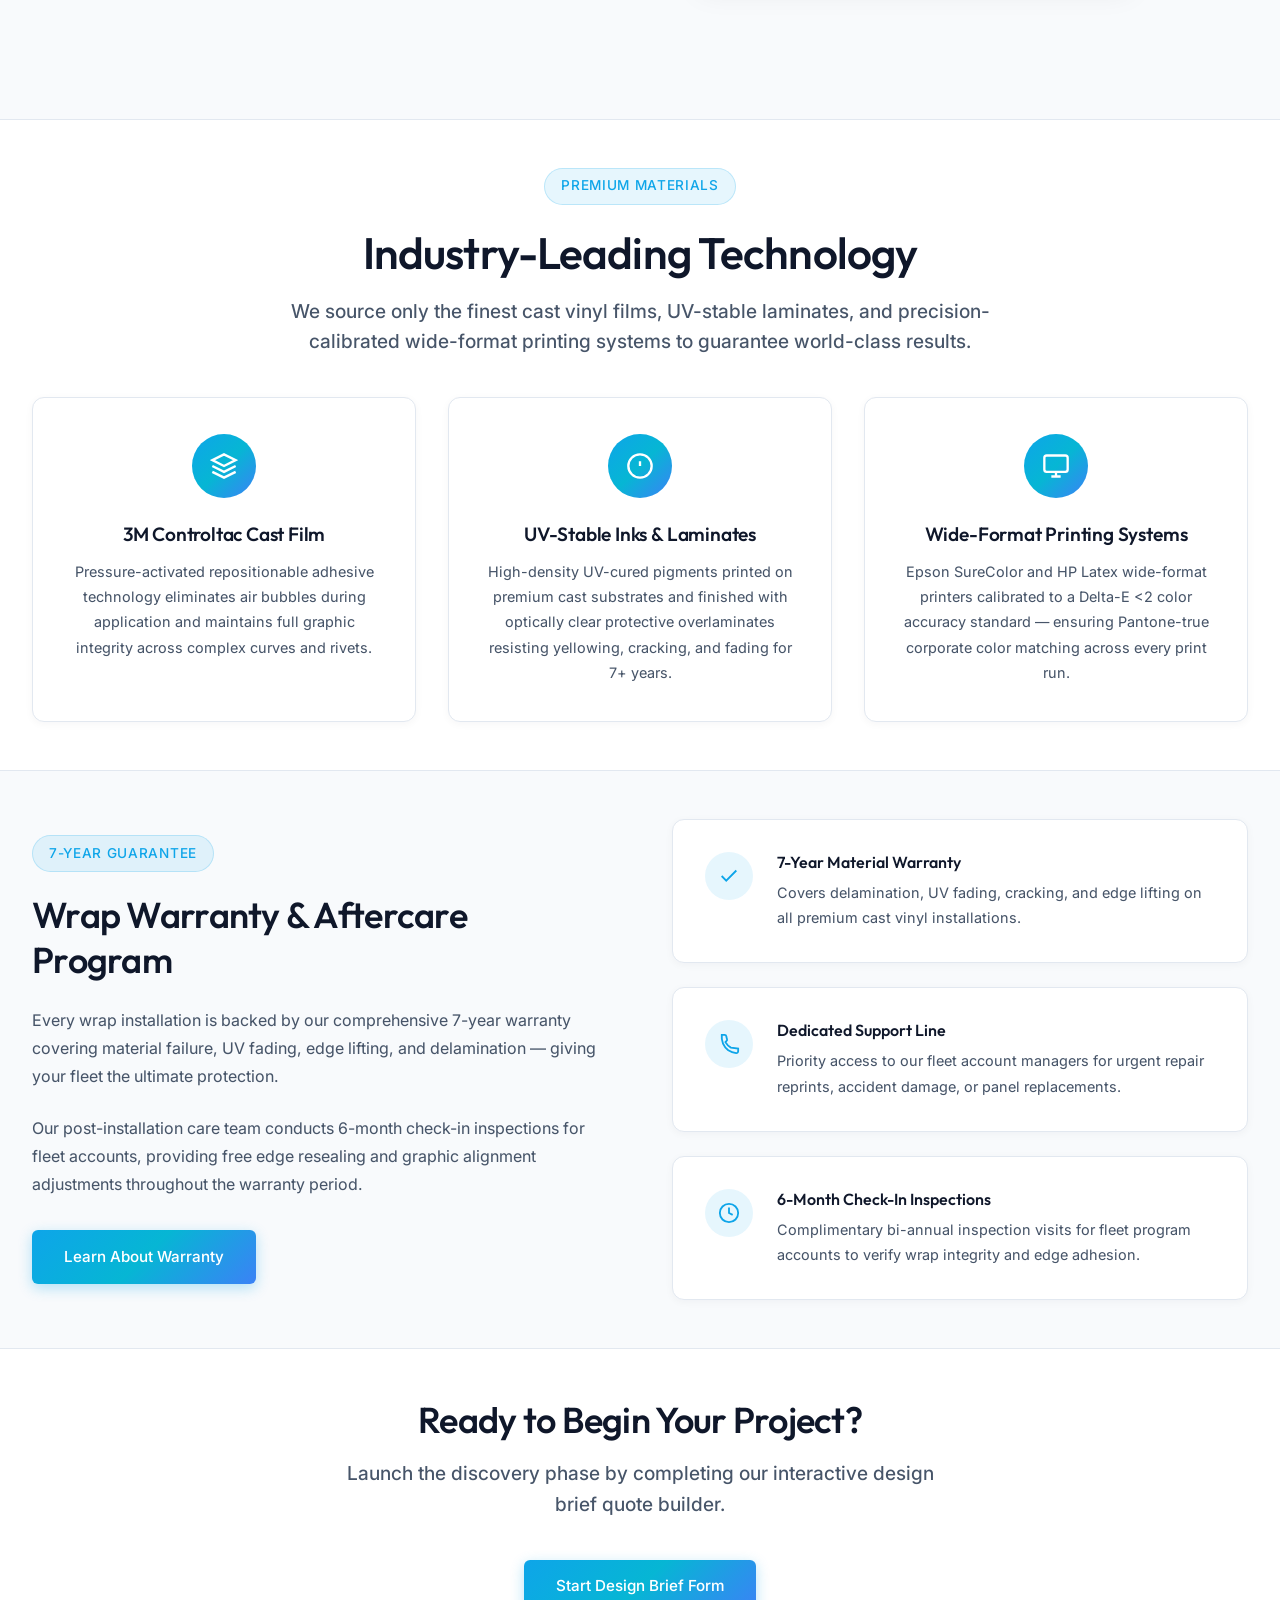
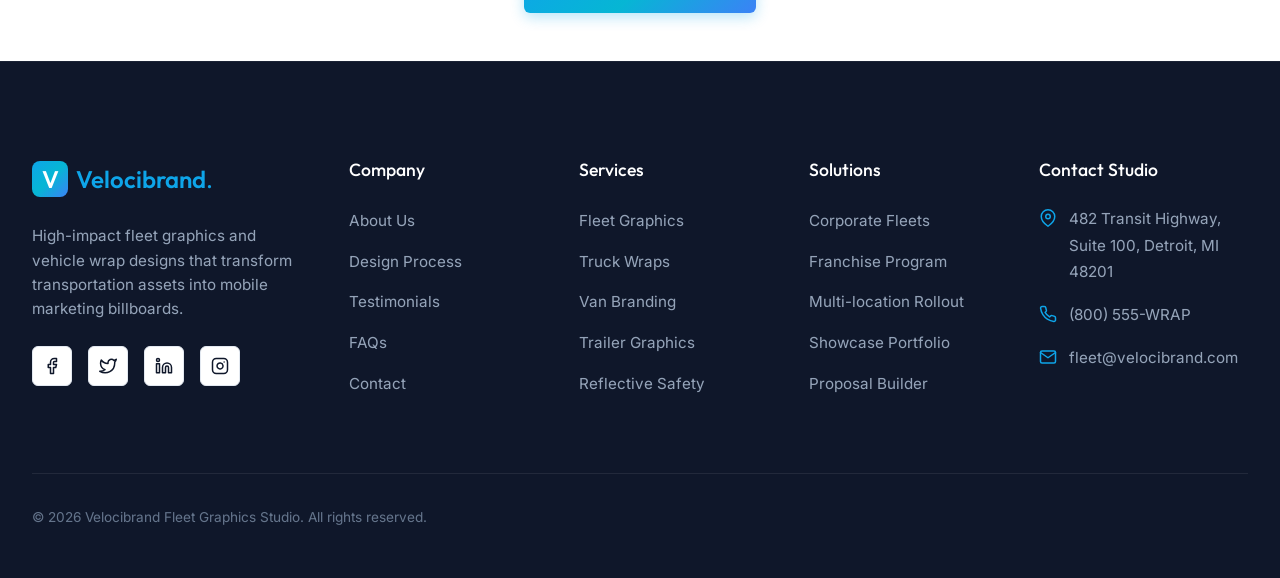
<file: process.html>
<!DOCTYPE html>
<html lang="en">

<head>
  <meta charset="UTF-8">
  <meta name="viewport" content="width=device-width, initial-scale=1.0">
  <title>Our Design & Installation Process | Velocibrand</title>
  <meta name="description"
    content="Learn about Velocibrand's 8-step wrapping process: from discovery, brand alignment, 3D measurements, print production, to cleanroom installation and quality checks.">

  <!-- Open Graph -->
  <meta property="og:title" content="Our Design & Installation Process | Velocibrand">
  <meta property="og:description"
    content="Explore how our certified team handles creative design, vehicle mockups, wide-format printing, and wrap installations.">
  <meta property="og:image" content="images/facility_install.png">
  <meta property="og:type" content="website">

  <!-- Favicon -->
  <link rel="icon" type="image/svg+xml" href="images/favicon.svg">

  <!-- CSS Link -->
  <link rel="stylesheet" href="styles.css">
</head>

<body>

  <!-- HEADER -->
  <header class="header sticky" id="header"
    style="background: var(--bg-header); border-bottom: 1px solid var(--border-color);">
    <div class="container header-container">
      <a href="index.html" class="logo">
        <div class="logo-icon">V</div>
        <div class="logo-text">Velocibrand<span>.</span></div>
      </a>
      <nav class="nav" id="nav-menu">
        <div class="nav-dropdown desktop-only">
          <a href="#" class="nav-link dropdown-toggle" id="nav-home">Home <svg class="dropdown-arrow" width="10"
              height="6" viewBox="0 0 10 6" fill="none" stroke="currentColor" stroke-width="1.5">
              <path d="M1 1L5 5L9 1" stroke-linecap="round" stroke-linejoin="round" />
            </svg></a>
          <div class="dropdown-menu">
            <a href="index.html" class="dropdown-item">Home 1</a>
            <a href="index2.html" class="dropdown-item">Home 2</a>
          </div>
        </div>
        <a href="index.html" class="nav-link mobile-only" id="nav-home1-mob">Home 1</a>
        <a href="index2.html" class="nav-link mobile-only" id="nav-home2-mob">Home 2</a>
        <a href="about.html" class="nav-link" id="nav-about">About Us</a>
        <a href="services.html" class="nav-link" id="nav-services">Services</a>
        <a href="portfolio.html" class="nav-link" id="nav-portfolio">Portfolio</a>
        <a href="fleet-solutions.html" class="nav-link" id="nav-fleet">Fleet Solutions</a>
        <a href="process.html" class="nav-link active" id="nav-process">Process</a>
        <a href="contact.html" class="nav-link" id="nav-contact">Contact</a>
        <a href="signup.html" class="btn btn-primary mobile-only"
          style="width: 100%; margin-top: 1rem; justify-content: center;">Sign Up</a>
      </nav>
      <div class="header-actions">
        <!-- RTL Toggle -->
        <button id="rtl-toggle" class="theme-toggle" aria-label="Toggle Layout Direction"
          style="font-size: 0.85rem; font-weight: 500;">RTL</button>
        <!-- Dark Mode Toggle -->
        <button id="theme-toggle" class="theme-toggle" aria-label="Toggle Theme">
          <svg class="moon-icon" width="20" height="20" viewBox="0 0 24 24" fill="none" stroke="currentColor"
            stroke-width="2" stroke-linecap="round" stroke-linejoin="round">
            <path d="M21 12.79A9 9 0 1 1 11.21 3 7 7 0 0 0 21 12.79z"></path>
          </svg>
          <svg class="sun-icon" width="20" height="20" viewBox="0 0 24 24" fill="none" stroke="currentColor"
            stroke-width="2" stroke-linecap="round" stroke-linejoin="round">
            <circle cx="12" cy="12" r="5"></circle>
            <line x1="12" y1="1" x2="12" y2="3"></line>
            <line x1="12" y1="21" x2="12" y2="23"></line>
            <line x1="4.22" y1="4.22" x2="5.64" y2="5.64"></line>
            <line x1="18.36" y1="18.36" x2="19.78" y2="19.78"></line>
            <line x1="1" y1="12" x2="3" y2="12"></line>
            <line x1="21" y1="12" x2="23" y2="12"></line>
            <line x1="4.22" y1="19.78" x2="5.64" y2="18.36"></line>
            <line x1="18.36" y1="5.64" x2="19.78" y2="4.22"></line>
          </svg>
        </button>
        <a href="signup.html" class="btn btn-primary desktop-only"
          style="padding: 0.6rem 1.25rem; font-size: 0.9rem;">Sign Up</a>
        <button class="hamburger" id="hamburger" aria-label="Toggle Navigation">
          <span class="hamburger-line"></span>
          <span class="hamburger-line"></span>
          <span class="hamburger-line"></span>
          <svg class="hamburger-close-icon" width="20" height="20" viewBox="0 0 24 24" fill="none" stroke="currentColor"
            stroke-width="2.5" stroke-linecap="round" stroke-linejoin="round"
            style="display: none; position: absolute; top: 50%; left: 50%; transform: translate(-50%, -50%);">
            <line x1="18" y1="6" x2="6" y2="18"></line>
            <line x1="6" y1="6" x2="18" y2="18"></line>
          </svg>
        </button>
      </div>
    </div>
  </header>

  <!-- INNER PAGE HERO -->
  <section class="section"
    style="padding-top: 7.5rem; padding-bottom: 3.5rem; background: var(--primary); color: #FFFFFF; position: relative;">
    <div
      style="position: absolute; top: 0; left: 0; width: 100%; height: 100%; background: var(--premium-gradient); opacity: 0.05;">
    </div>
    <div class="container" style="position: relative; z-index: 2; text-align: center;">
      <span class="badge"
        style="background: rgba(255,255,255,0.1); color: #FFFFFF; border-color: rgba(255,255,255,0.2);">How We
        Deliver</span>
      <h1 style="color: #FFFFFF; font-size: 3.5rem; margin-bottom: 1rem;">The Way We Work</h1>
      <p class="lead-text" style="color: rgba(248, 250, 252, 0.8); max-width: 700px; margin: 0 auto;">Our systematic,
        8-step project lifecycle ensures absolute wrap precision, material durability, and design consistency.</p>
    </div>
  </section>

  <!-- PROCESS TIMELINE SECTION -->
  <section class="section">
    <div class="container">
      <div class="timeline">

        <!-- Step 1 -->
        <div class="timeline-step">
          <div class="timeline-marker">1</div>
          <div class="timeline-content">
            <h3 class="timeline-title">Step 1: Discovery Call</h3>
            <p style="color: var(--text-muted); font-size: 0.95rem;">We discuss your project budget range, quantity of
              assets, vehicle types, layout goals, and schedule timeline details.</p>
          </div>
        </div>

        <!-- Step 2 -->
        <div class="timeline-step">
          <div class="timeline-marker">2</div>
          <div class="timeline-content">
            <h3 class="timeline-title">Step 2: Brand Review</h3>
            <p style="color: var(--text-muted); font-size: 0.95rem;">Our vector design group reviews your corporate
              guidelines, logos, custom typography, and color values (Pantone codes) for correct scaling.</p>
          </div>
        </div>

        <!-- Step 3 -->
        <div class="timeline-step">
          <div class="timeline-marker">3</div>
          <div class="timeline-content">
            <h3 class="timeline-title">Step 3: Vehicle Measurements</h3>
            <p style="color: var(--text-muted); font-size: 0.95rem;">We carry out laser-accurate measurements or capture
              high-res photographs to build custom 3D vehicle template templates for design overlays.</p>
          </div>
        </div>

        <!-- Step 4 -->
        <div class="timeline-step">
          <div class="timeline-marker">4</div>
          <div class="timeline-content">
            <h3 class="timeline-title">Step 4: Creative Design</h3>
            <p style="color: var(--text-muted); font-size: 0.95rem;">Our wrap designers arrange vector graphics onto 3D
              layout proofs, avoiding distortion near vehicle contours, door cuts, and hinges.</p>
          </div>
        </div>

        <!-- Step 5 -->
        <div class="timeline-step">
          <div class="timeline-marker">5</div>
          <div class="timeline-content">
            <h3 class="timeline-title">Step 5: Approval</h3>
            <p style="color: var(--text-muted); font-size: 0.95rem;">We submit interactive 3D layout templates or
              high-fidelity print proofs for corporate procurement teams' review and final approval.</p>
          </div>
        </div>

        <!-- Step 6 -->
        <div class="timeline-step">
          <div class="timeline-marker">6</div>
          <div class="timeline-content">
            <h3 class="timeline-title">Step 6: Production</h3>
            <p style="color: var(--text-muted); font-size: 0.95rem;">Graphics are printed on high-end wide-format
              printers using UV-stable inks on premium cast films and finished with protective laminates.</p>
          </div>
        </div>

        <!-- Step 7 -->
        <div class="timeline-step">
          <div class="timeline-marker">7</div>
          <div class="timeline-content">
            <h3 class="timeline-title">Step 7: Installation</h3>
            <p style="color: var(--text-muted); font-size: 0.95rem;">Certified wrap installers clean vehicle body panels
              and apply vinyl wraps inside a climate-controlled, dust-free installation facility.</p>
          </div>
        </div>

        <!-- Step 8 -->
        <div class="timeline-step">
          <div class="timeline-marker">8</div>
          <div class="timeline-content">
            <h3 class="timeline-title">Step 8: Quality Inspection</h3>
            <p style="color: var(--text-muted); font-size: 0.95rem;">We inspect wraps, heat-set vinyl edges to lock
              memory, and check alignments before delivering vehicles back into service.</p>
          </div>
        </div>

        <!-- Step 9 -->
        <div class="timeline-step">
          <div class="timeline-marker">9</div>
          <div class="timeline-content">
            <h3 class="timeline-title">Step 9: Client Delivery & Handover</h3>
            <p style="color: var(--text-muted); font-size: 0.95rem;">Finished vehicles are professionally cleaned,
              documented with high-resolution photography, and returned to your fleet coordinator with full warranty
              paperwork and care guides.</p>
          </div>
        </div>

        <!-- Step 10 -->
        <div class="timeline-step">
          <div class="timeline-marker">10</div>
          <div class="timeline-content">
            <h3 class="timeline-title">Step 10: Ongoing Support & Repair</h3>
            <p style="color: var(--text-muted); font-size: 0.95rem;">Our dedicated aftercare team handles accident
              repair reprints, panel replacements, and warranty claims throughout the life of the wrap program.</p>
          </div>
        </div>

      </div>
    </div>
  </section>

  <!-- MATERIALS & TECHNOLOGY SECTION -->
  <section class="section"
    style="background: var(--bg-card); border-top: 1px solid var(--border-color); border-bottom: 1px solid var(--border-color);">
    <div class="container">
      <div class="section-header">
        <span class="badge">Premium Materials</span>
        <h2 class="section-title">Industry-Leading Technology</h2>
        <p class="section-subtitle">We source only the finest cast vinyl films, UV-stable laminates, and
          precision-calibrated wide-format printing systems to guarantee world-class results.</p>
      </div>
      <div class="stack-on-mobile center-last-card-full" style="display: grid; grid-template-columns: repeat(3, 1fr); gap: 2rem;">
        <div class="premium-card" style="padding: 2.25rem; text-align: center;">
          <div
            style="width: 64px; height: 64px; background: var(--premium-gradient); border-radius: 50%; display: flex; align-items: center; justify-content: center; margin: 0 auto 1.5rem auto;">
            <svg width="28" height="28" viewBox="0 0 24 24" fill="none" stroke="#FFFFFF" stroke-width="2">
              <path d="M12 2L2 7l10 5 10-5-10-5z" />
              <path d="M2 17l10 5 10-5" />
              <path d="M2 12l10 5 10-5" />
            </svg>
          </div>
          <h3 style="font-size: 1.2rem; font-weight: 560; margin-bottom: 0.75rem;">3M Controltac Cast Film</h3>
          <p style="font-size: 0.9rem; color: var(--text-muted); font-weight: 420;">Pressure-activated repositionable
            adhesive technology eliminates air bubbles during application and maintains full graphic integrity across
            complex curves and rivets.</p>
        </div>
        <div class="premium-card" style="padding: 2.25rem; text-align: center;">
          <div
            style="width: 64px; height: 64px; background: var(--premium-gradient); border-radius: 50%; display: flex; align-items: center; justify-content: center; margin: 0 auto 1.5rem auto;">
            <svg width="28" height="28" viewBox="0 0 24 24" fill="none" stroke="#FFFFFF" stroke-width="2">
              <circle cx="12" cy="12" r="10" />
              <line x1="12" y1="8" x2="12" y2="12" />
              <line x1="12" y1="16" x2="12.01" y2="16" />
            </svg>
          </div>
          <h3 style="font-size: 1.2rem; font-weight: 560; margin-bottom: 0.75rem;">UV-Stable Inks & Laminates</h3>
          <p style="font-size: 0.9rem; color: var(--text-muted); font-weight: 420;">High-density UV-cured pigments
            printed on premium cast substrates and finished with optically clear protective overlaminates resisting
            yellowing, cracking, and fading for 7+ years.</p>
        </div>
        <div class="premium-card" style="padding: 2.25rem; text-align: center;">
          <div
            style="width: 64px; height: 64px; background: var(--premium-gradient); border-radius: 50%; display: flex; align-items: center; justify-content: center; margin: 0 auto 1.5rem auto;">
            <svg width="28" height="28" viewBox="0 0 24 24" fill="none" stroke="#FFFFFF" stroke-width="2">
              <rect x="2" y="3" width="20" height="14" rx="2" ry="2" />
              <line x1="8" y1="21" x2="16" y2="21" />
              <line x1="12" y1="17" x2="12" y2="21" />
            </svg>
          </div>
          <h3 style="font-size: 1.2rem; font-weight: 560; margin-bottom: 0.75rem;">Wide-Format Printing Systems</h3>
          <p style="font-size: 0.9rem; color: var(--text-muted); font-weight: 420;">Epson SureColor and HP Latex
            wide-format printers calibrated to a Delta-E &lt;2 color accuracy standard — ensuring Pantone-true corporate
            color matching across every print run.</p>
        </div>
      </div>
    </div>
  </section>

  <!-- WARRANTY & AFTERCARE SECTION -->
  <section class="section">
    <div class="container">
      <div class="stack-on-mobile"
        style="display: grid; grid-template-columns: 1fr 1fr; gap: 4rem; align-items: center;">
        <div>
          <span class="badge">7-Year Guarantee</span>
          <h2 style="font-size: 2.25rem; margin-bottom: 1.5rem;">Wrap Warranty &amp; Aftercare Program</h2>
          <p style="margin-bottom: 1.5rem; color: var(--text-muted);">Every wrap installation is backed by our
            comprehensive 7-year warranty covering material failure, UV fading, edge lifting, and delamination — giving
            your fleet the ultimate protection.</p>
          <p style="margin-bottom: 2rem; color: var(--text-muted);">Our post-installation care team conducts 6-month
            check-in inspections for fleet accounts, providing free edge resealing and graphic alignment adjustments
            throughout the warranty period.</p>
          <a href="contact.html" class="btn btn-primary">Learn About Warranty</a>
        </div>
        <div style="display: flex; flex-direction: column; gap: 1.5rem;">
          <div class="premium-card"
            style="padding: 2rem; display: flex; gap: 1.5rem; align-items: flex-start; flex-direction: row;">
            <div
              style="width: 48px; height: 48px; background: rgba(14,165,233,0.1); border-radius: 50%; display: flex; align-items: center; justify-content: center; flex-shrink: 0;">
              <svg width="22" height="22" viewBox="0 0 24 24" fill="none" stroke="var(--accent)" stroke-width="2">
                <polyline points="20 6 9 17 4 12" />
              </svg>
            </div>
            <div>
              <h4 style="font-weight: 560; margin-bottom: 0.4rem;">7-Year Material Warranty</h4>
              <p style="font-size: 0.9rem; color: var(--text-muted);">Covers delamination, UV fading, cracking, and edge
                lifting on all premium cast vinyl installations.</p>
            </div>
          </div>
          <div class="premium-card"
            style="padding: 2rem; display: flex; gap: 1.5rem; align-items: flex-start; flex-direction: row;">
            <div
              style="width: 48px; height: 48px; background: rgba(14,165,233,0.1); border-radius: 50%; display: flex; align-items: center; justify-content: center; flex-shrink: 0;">
              <svg width="22" height="22" viewBox="0 0 24 24" fill="none" stroke="var(--accent)" stroke-width="2">
                <path
                  d="M22 16.92v3a2 2 0 0 1-2.18 2 19.79 19.79 0 0 1-8.63-3.07A19.5 19.5 0 0 1 4.11 2h3a2 2 0 0 1 2 1.72c.127.96.361 1.903.7 2.81a2 2 0 0 1-.45 2.11L8.09 9.91a16 16 0 0 0 6 6z" />
              </svg>
            </div>
            <div>
              <h4 style="font-weight: 560; margin-bottom: 0.4rem;">Dedicated Support Line</h4>
              <p style="font-size: 0.9rem; color: var(--text-muted);">Priority access to our fleet account managers for
                urgent repair reprints, accident damage, or panel replacements.</p>
            </div>
          </div>
          <div class="premium-card"
            style="padding: 2rem; display: flex; gap: 1.5rem; align-items: flex-start; flex-direction: row;">
            <div
              style="width: 48px; height: 48px; background: rgba(14,165,233,0.1); border-radius: 50%; display: flex; align-items: center; justify-content: center; flex-shrink: 0;">
              <svg width="22" height="22" viewBox="0 0 24 24" fill="none" stroke="var(--accent)" stroke-width="2">
                <circle cx="12" cy="12" r="10" />
                <polyline points="12 6 12 12 16 14" />
              </svg>
            </div>
            <div>
              <h4 style="font-weight: 560; margin-bottom: 0.4rem;">6-Month Check-In Inspections</h4>
              <p style="font-size: 0.9rem; color: var(--text-muted);">Complimentary bi-annual inspection visits for
                fleet program accounts to verify wrap integrity and edge adhesion.</p>
            </div>
          </div>
        </div>
      </div>
    </div>
  </section>

  <!-- CTA SECTION -->
  <section class="section"
    style="background: var(--bg-card); border-top: 1px solid var(--border-color); text-align: center;">
    <div class="container">
      <h2 style="font-size: 2.25rem; margin-bottom: 1rem;">Ready to Begin Your Project?</h2>
      <p class="lead-text" style="max-width: 600px; margin: 0 auto 2.5rem auto; color: var(--text-muted);">Launch the
        discovery phase by completing our interactive design brief quote builder.</p>
      <a href="quote.html" class="btn btn-primary">Start Design Brief Form</a>
    </div>
  </section>

  <!-- FOOTER -->
  <footer class="footer">
    <div class="container">
      <div class="footer-grid">
        <div class="footer-brand">
          <a href="index.html" class="logo">
            <div class="logo-icon">V</div>
            <div class="logo-text" style="color: #FFFFFF;">Velocibrand<span>.</span></div>
          </a>
          <p class="footer-desc">High-impact fleet graphics and vehicle wrap designs that transform transportation
            assets into mobile marketing billboards.</p>
          <div class="social-links">
            <a href="#" class="social-btn" aria-label="Facebook">
              <svg width="18" height="18" viewBox="0 0 24 24" fill="none" stroke="currentColor" stroke-width="2"
                stroke-linecap="round" stroke-linejoin="round">
                <path d="M18 2h-3a5 5 0 0 0-5 5v3H7v4h3v8h4v-8h3l1-4h-4V7a1 1 0 0 1 1-1h3z"></path>
              </svg>
            </a>
            <a href="#" class="social-btn" aria-label="Twitter">
              <svg width="18" height="18" viewBox="0 0 24 24" fill="none" stroke="currentColor" stroke-width="2"
                stroke-linecap="round" stroke-linejoin="round">
                <path
                  d="M23 3a10.9 10.9 0 0 1-3.14 1.53 4.48 4.48 0 0 0-7.86 3v1A10.66 10.66 0 0 1 3 4s-4 9 5 13a11.64 11.64 0 0 1-7 2c9 5 20 0 20-11.5a4.5 4.5 0 0 0-.08-.83A7.72 7.72 0 0 0 23 3z">
                </path>
              </svg>
            </a>
            <a href="#" class="social-btn" aria-label="LinkedIn">
              <svg width="18" height="18" viewBox="0 0 24 24" fill="none" stroke="currentColor" stroke-width="2"
                stroke-linecap="round" stroke-linejoin="round">
                <path d="M16 8a6 6 0 0 1 6 6v7h-4v-7a2 2 0 0 0-2-2 2 2 0 0 0-2 2v7h-4v-7a6 6 0 0 1 6-6z"></path>
                <rect x="2" y="9" width="4" height="12"></rect>
                <circle cx="4" cy="4" r="2"></circle>
              </svg>
            </a>
            <a href="#" class="social-btn" aria-label="Instagram">
              <svg width="18" height="18" viewBox="0 0 24 24" fill="none" stroke="currentColor" stroke-width="2"
                stroke-linecap="round" stroke-linejoin="round">
                <rect x="2" y="2" width="20" height="20" rx="5" ry="5"></rect>
                <path d="M16 11.37A4 4 0 1 1 12.63 8 4 4 0 0 1 16 11.37z"></path>
                <line x1="17.5" y1="6.5" x2="17.51" y2="6.5"></line>
              </svg>
            </a>
          </div>
        </div>
        <div>
          <h4 class="footer-title">Company</h4>
          <ul class="footer-links">
            <li><a href="about.html" class="footer-link">About Us</a></li>
            <li><a href="process.html" class="footer-link">Design Process</a></li>
            <li><a href="testimonials.html" class="footer-link">Testimonials</a></li>
            <li><a href="faq.html" class="footer-link">FAQs</a></li>
            <li><a href="contact.html" class="footer-link">Contact</a></li>
          </ul>
        </div>
        <div>
          <h4 class="footer-title">Services</h4>
          <ul class="footer-links">
            <li><a href="services.html" class="footer-link">Fleet Graphics</a></li>
            <li><a href="services.html" class="footer-link">Truck Wraps</a></li>
            <li><a href="services.html" class="footer-link">Van Branding</a></li>
            <li><a href="services.html" class="footer-link">Trailer Graphics</a></li>
            <li><a href="services.html" class="footer-link">Reflective Safety</a></li>
          </ul>
        </div>
        <div>
          <h4 class="footer-title">Solutions</h4>
          <ul class="footer-links">
            <li><a href="fleet-solutions.html" class="footer-link">Corporate Fleets</a></li>
            <li><a href="fleet-solutions.html" class="footer-link">Franchise Program</a></li>
            <li><a href="fleet-solutions.html" class="footer-link">Multi-location Rollout</a></li>
            <li><a href="portfolio.html" class="footer-link">Showcase Portfolio</a></li>
            <li><a href="quote.html" class="footer-link">Proposal Builder</a></li>
          </ul>
        </div>
        <div>
          <h4 class="footer-title">Contact Studio</h4>
          <div class="footer-contact-item">
            <svg width="18" height="18" viewBox="0 0 24 24" fill="none" stroke="currentColor" stroke-width="2"
              stroke-linecap="round" stroke-linejoin="round">
              <path d="M21 10c0 7-9 13-9 13s-9-6-9-13a9 9 0 0 1 18 0z"></path>
              <circle cx="12" cy="10" r="3"></circle>
            </svg>
            <span>482 Transit Highway, Suite 100, Detroit, MI 48201</span>
          </div>
          <div class="footer-contact-item">
            <svg width="18" height="18" viewBox="0 0 24 24" fill="none" stroke="currentColor" stroke-width="2"
              stroke-linecap="round" stroke-linejoin="round">
              <path
                d="M22 16.92v3a2 2 0 0 1-2.18 2 19.79 19.79 0 0 1-8.63-3.07 19.5 19.5 0 0 1-6-6 19.79 19.79 0 0 1-3.07-8.67A2 2 0 0 1 4.11 2h3a2 2 0 0 1 2 1.72 12.84 12.84 0 0 0 .7 2.81 2 2 0 0 1-.45 2.11L8.09 9.91a16 16 0 0 0 6 6l1.27-1.27a2 2 0 0 1 2.11-.45 12.84 12.84 0 0 0 2.81.7A2 2 0 0 1 22 16.92z">
              </path>
            </svg>
            <span>(800) 555-WRAP</span>
          </div>
          <div class="footer-contact-item">
            <svg width="18" height="18" viewBox="0 0 24 24" fill="none" stroke="currentColor" stroke-width="2"
              stroke-linecap="round" stroke-linejoin="round">
              <path d="M4 4h16c1.1 0 2 .9 2 2v12c0 1.1-.9 2-2 2H4c-1.1 0-2-.9-2-2V6c0-1.1.9-2 2-2z"></path>
              <polyline points="22,6 12,13 2,6"></polyline>
            </svg>
            <span>fleet@velocibrand.com</span>
          </div>
        </div>
      </div>
      <div class="footer-bottom">
        <p class="footer-copy">&copy; 2026 Velocibrand Fleet Graphics Studio. All rights reserved.</p>
      </div>
    </div>
  </footer>

  <!-- Scroll Top Button -->
  <button id="scroll-top" class="scroll-top-btn" aria-label="Scroll to Top">
    <svg width="20" height="20" viewBox="0 0 24 24" fill="none" stroke="currentColor" stroke-width="2.5">
      <polyline points="18 15 12 9 6 15"></polyline>
    </svg>
  </button>

  <!-- Script JS Link -->
  <script src="main.js"></script>
</body>

</html>
</file>
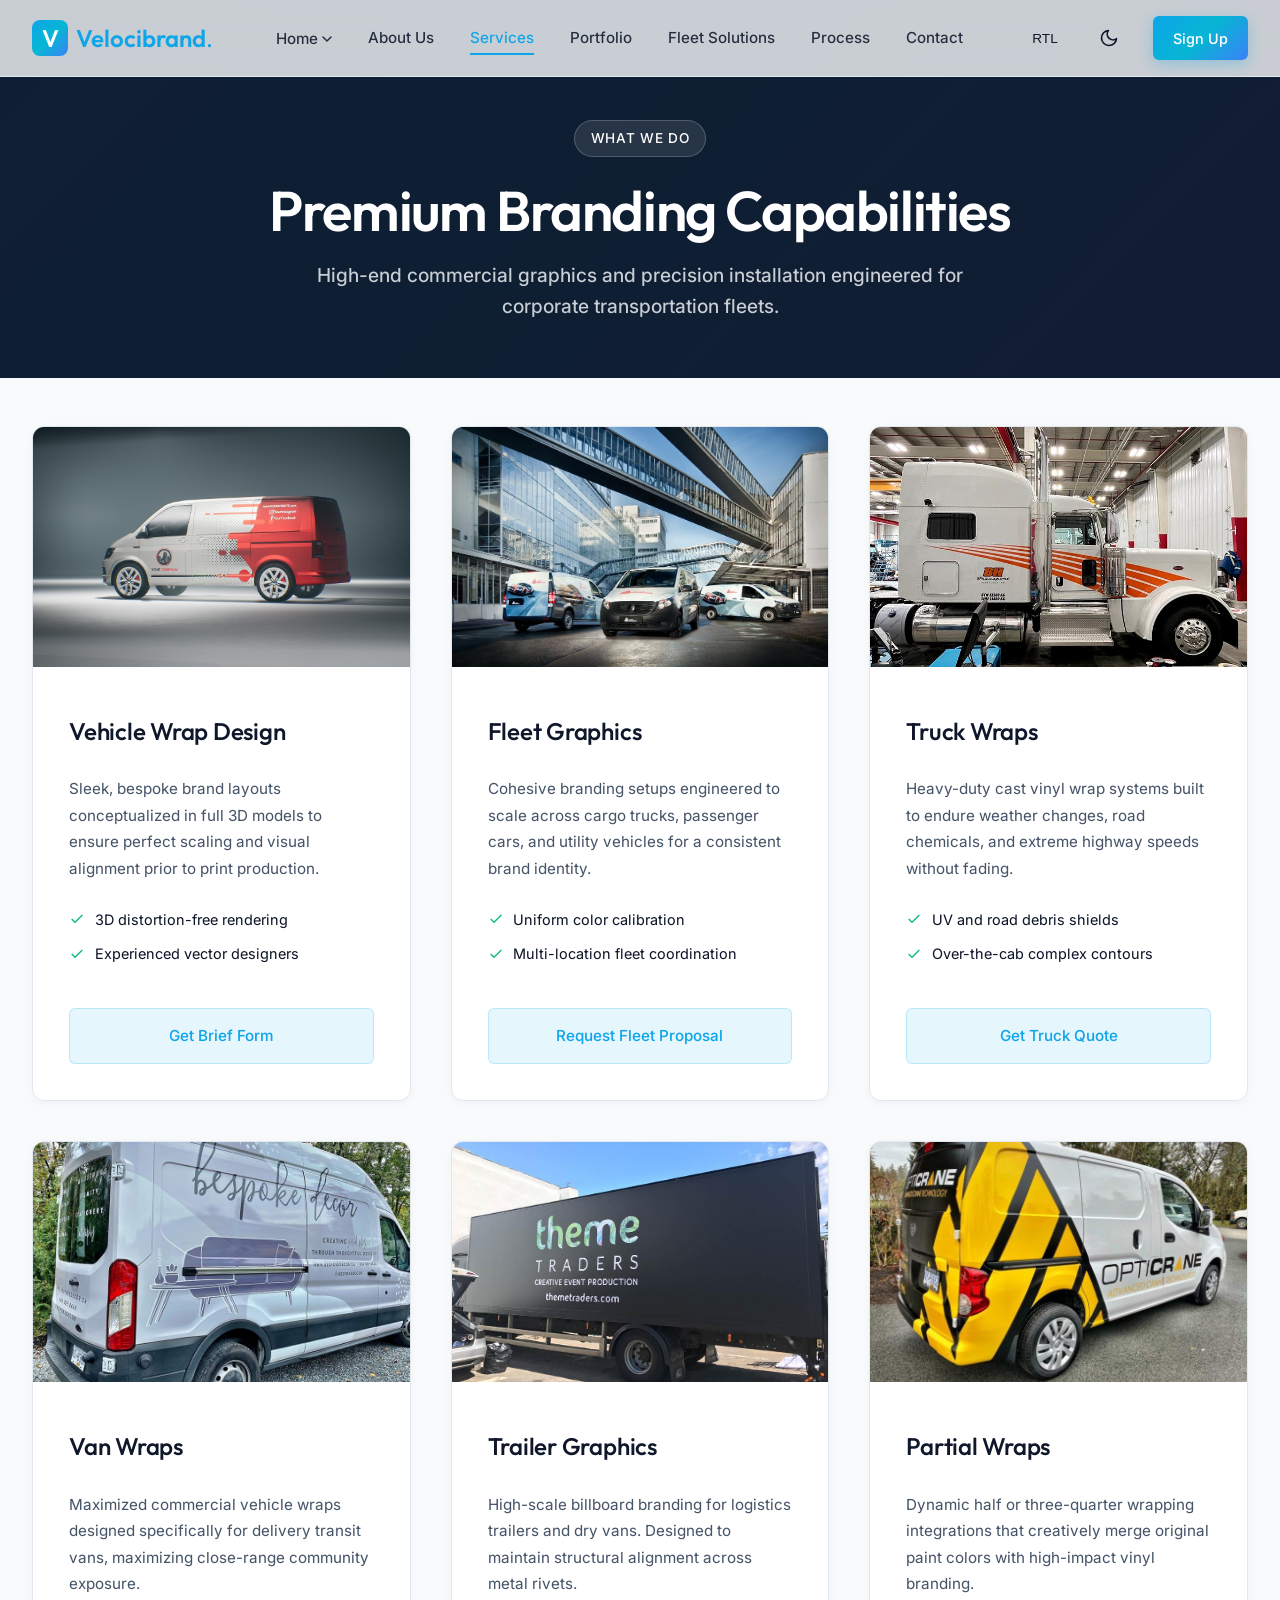
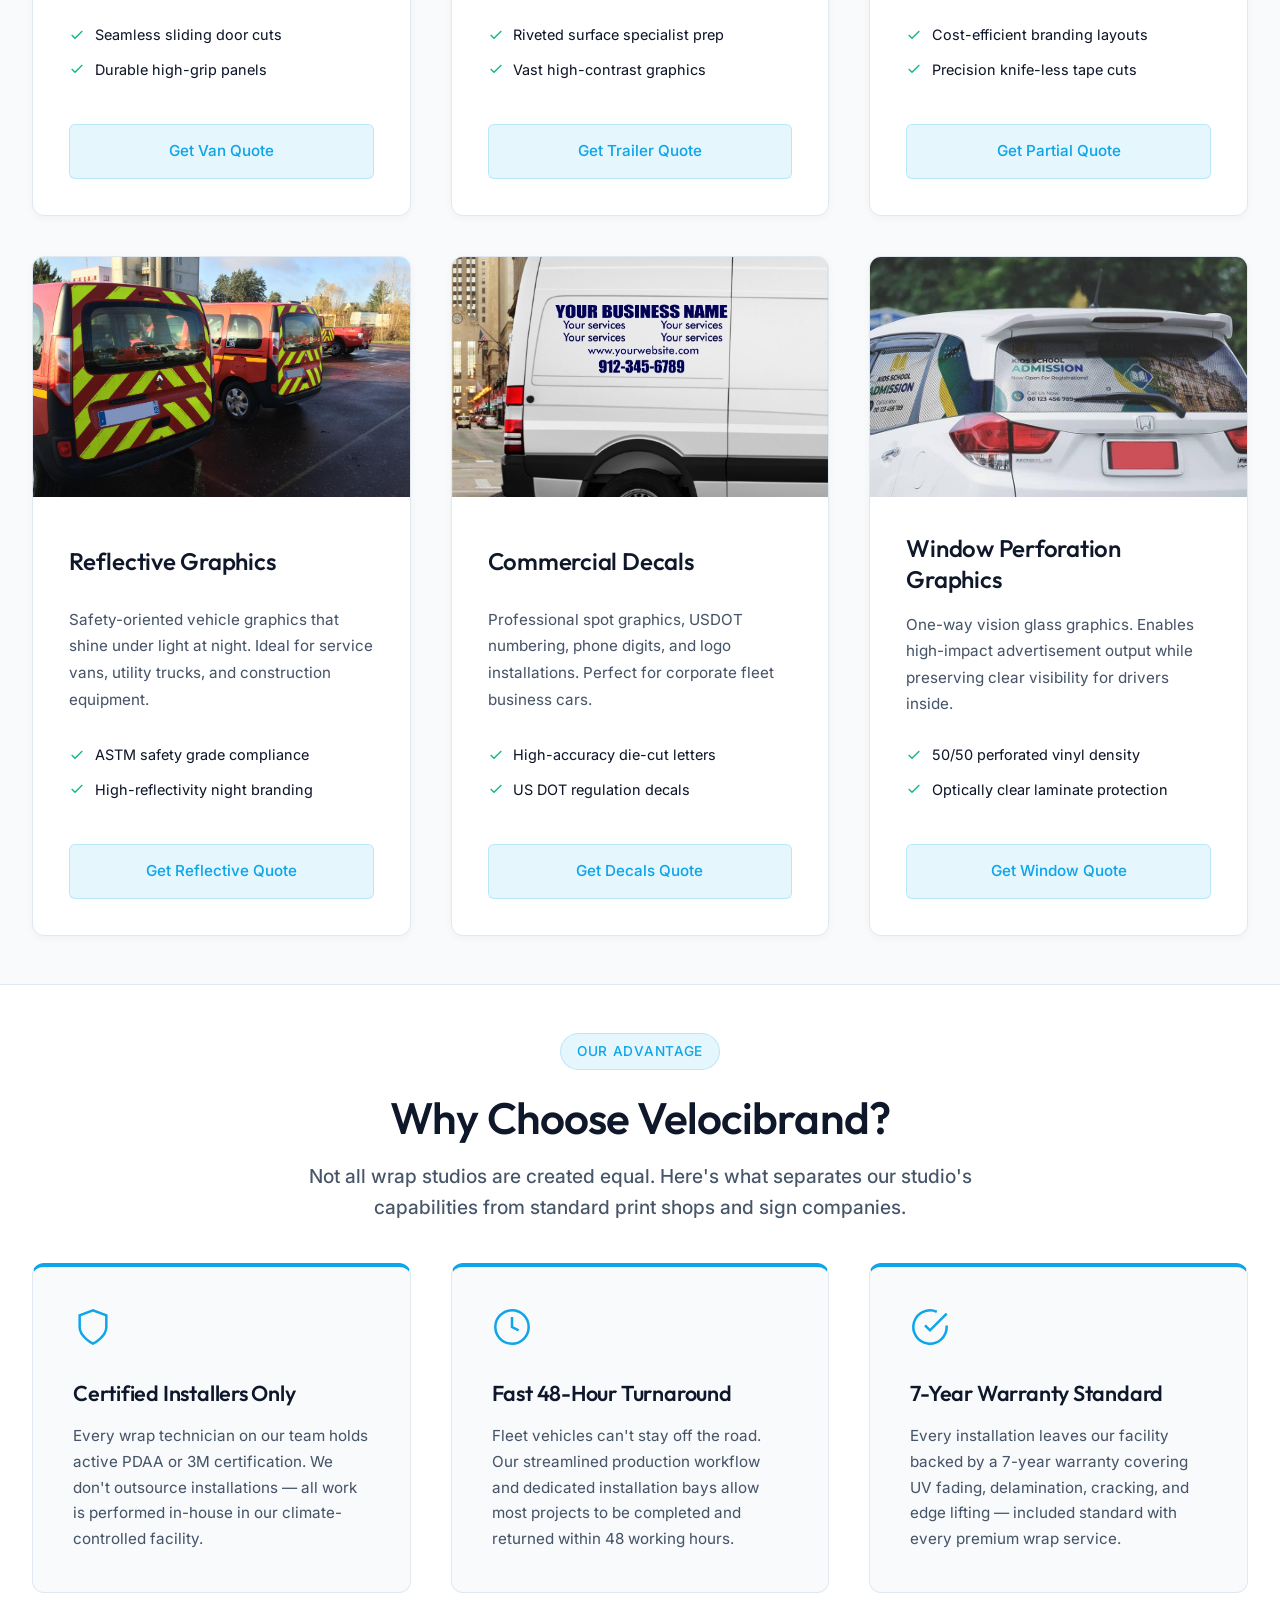
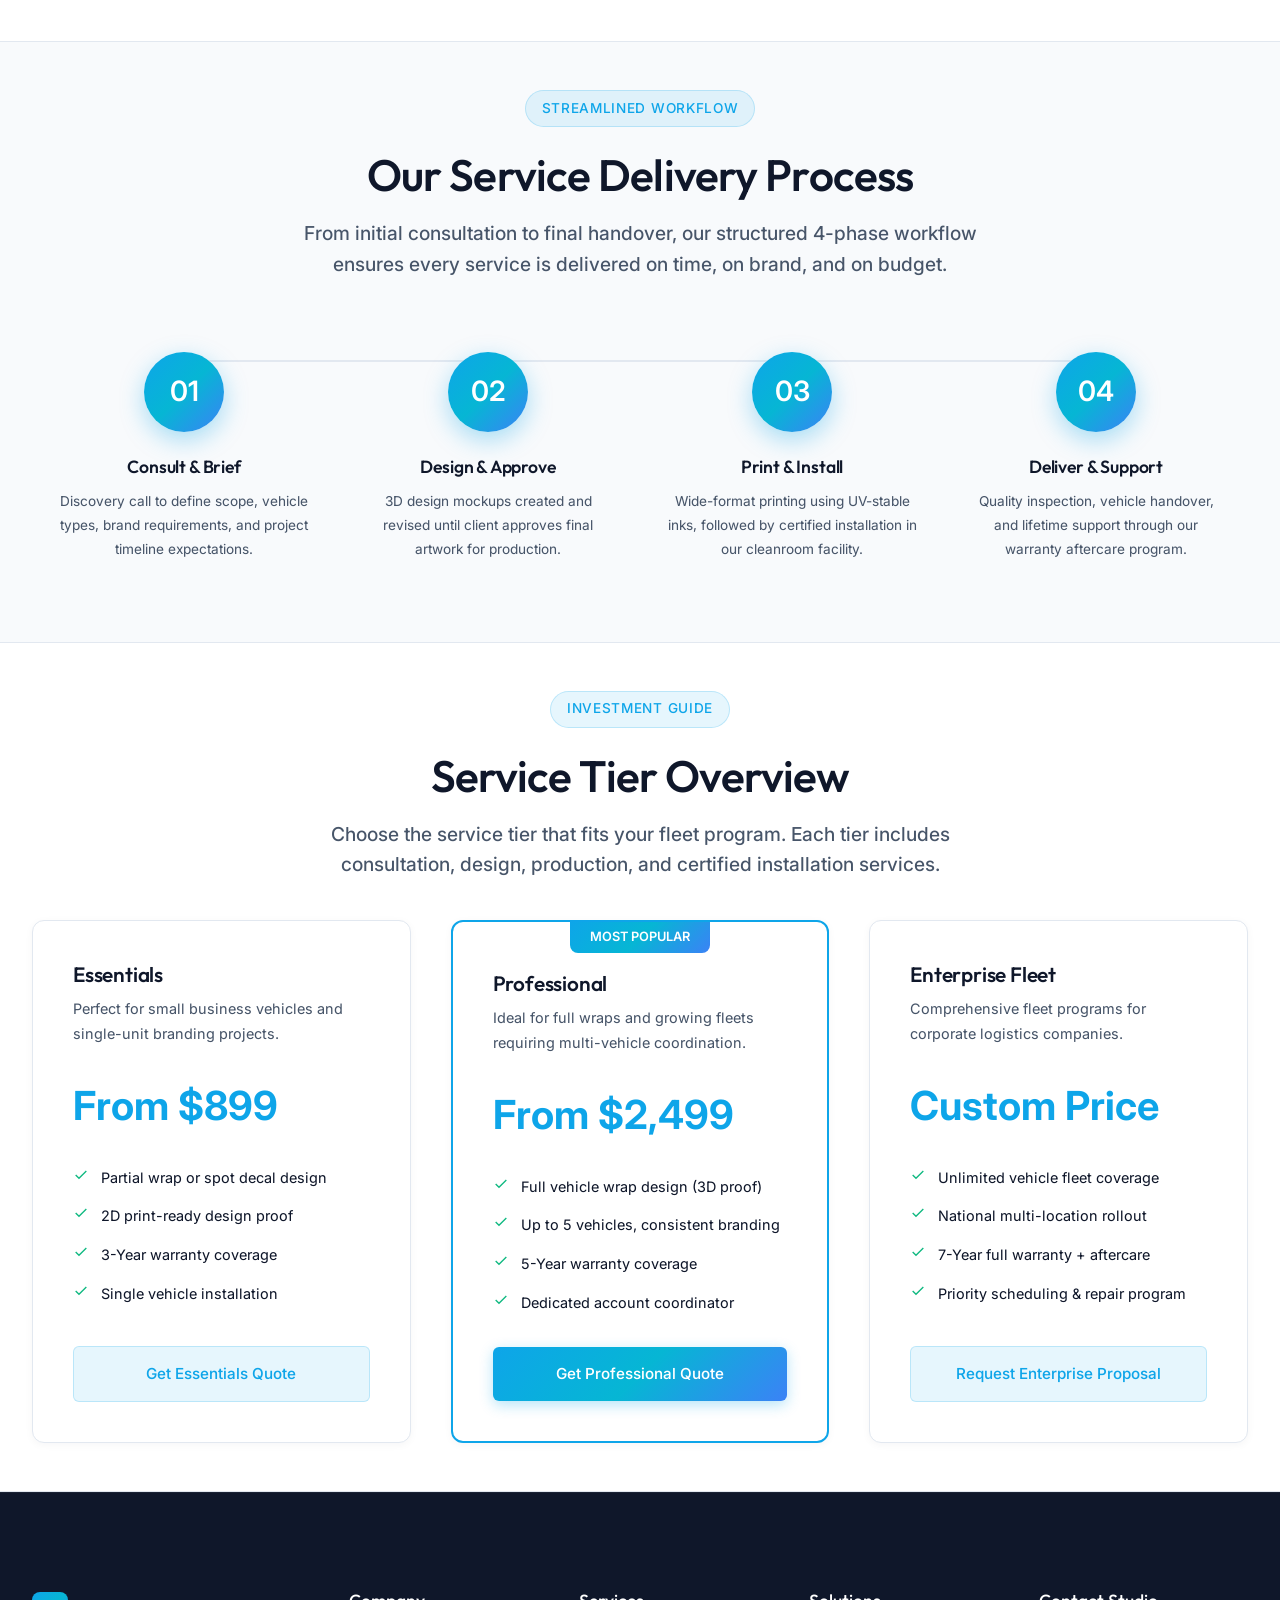
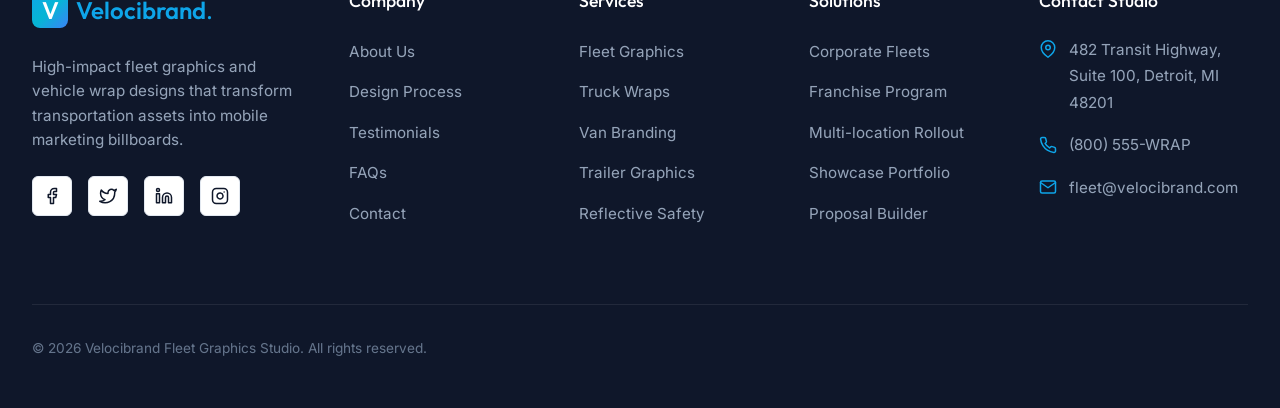
<file: services.html>
<!DOCTYPE html>
<html lang="en">

<head>
  <meta charset="UTF-8">
  <meta name="viewport" content="width=device-width, initial-scale=1.0">
  <title>Our Services | Velocibrand Fleet Graphics Studio</title>
  <meta name="description"
    content="Explore our premium vehicle wrap services: custom vehicle wrap design, van branding, truck decals, trailer graphics, partial wraps, and reflective safety lettering.">

  <!-- Open Graph -->
  <meta property="og:title" content="Our Services | Velocibrand Fleet Graphics Studio">
  <meta property="og:description"
    content="Discover our complete capabilities in vehicle wrap design, wide-format printing, and professional fleet installation.">
  <meta property="og:image" content="images/wrapped_semi.png">
  <meta property="og:type" content="website">

  <!-- Favicon -->
  <link rel="icon" type="image/svg+xml" href="images/favicon.svg">

  <!-- CSS Link -->
  <link rel="stylesheet" href="styles.css">
</head>

<body>

  <!-- HEADER -->
  <header class="header sticky" id="header"
    style="background: var(--bg-header); border-bottom: 1px solid var(--border-color);">
    <div class="container header-container">
      <a href="index.html" class="logo">
        <div class="logo-icon">V</div>
        <div class="logo-text">Velocibrand<span>.</span></div>
      </a>
      <nav class="nav" id="nav-menu">
        <div class="nav-dropdown desktop-only">
          <a href="#" class="nav-link dropdown-toggle" id="nav-home">Home <svg class="dropdown-arrow" width="10"
              height="6" viewBox="0 0 10 6" fill="none" stroke="currentColor" stroke-width="1.5">
              <path d="M1 1L5 5L9 1" stroke-linecap="round" stroke-linejoin="round" />
            </svg></a>
          <div class="dropdown-menu">
            <a href="index.html" class="dropdown-item">Home 1</a>
            <a href="index2.html" class="dropdown-item">Home 2</a>
          </div>
        </div>
        <a href="index.html" class="nav-link mobile-only" id="nav-home1-mob">Home 1</a>
        <a href="index2.html" class="nav-link mobile-only" id="nav-home2-mob">Home 2</a>
        <a href="about.html" class="nav-link" id="nav-about">About Us</a>
        <a href="services.html" class="nav-link active" id="nav-services">Services</a>
        <a href="portfolio.html" class="nav-link" id="nav-portfolio">Portfolio</a>
        <a href="fleet-solutions.html" class="nav-link" id="nav-fleet">Fleet Solutions</a>
        <a href="process.html" class="nav-link" id="nav-process">Process</a>
        <a href="contact.html" class="nav-link" id="nav-contact">Contact</a>
        <a href="signup.html" class="btn btn-primary mobile-only"
          style="width: 100%; margin-top: 1rem; justify-content: center;">Sign Up</a>
      </nav>
      <div class="header-actions">
        <!-- RTL Toggle -->
        <button id="rtl-toggle" class="theme-toggle" aria-label="Toggle Layout Direction"
          style="font-size: 0.85rem; font-weight: 500;">RTL</button>
        <!-- Dark Mode Toggle -->
        <button id="theme-toggle" class="theme-toggle" aria-label="Toggle Theme">
          <svg class="moon-icon" width="20" height="20" viewBox="0 0 24 24" fill="none" stroke="currentColor"
            stroke-width="2" stroke-linecap="round" stroke-linejoin="round">
            <path d="M21 12.79A9 9 0 1 1 11.21 3 7 7 0 0 0 21 12.79z"></path>
          </svg>
          <svg class="sun-icon" width="20" height="20" viewBox="0 0 24 24" fill="none" stroke="currentColor"
            stroke-width="2" stroke-linecap="round" stroke-linejoin="round">
            <circle cx="12" cy="12" r="5"></circle>
            <line x1="12" y1="1" x2="12" y2="3"></line>
            <line x1="12" y1="21" x2="12" y2="23"></line>
            <line x1="4.22" y1="4.22" x2="5.64" y2="5.64"></line>
            <line x1="18.36" y1="18.36" x2="19.78" y2="19.78"></line>
            <line x1="1" y1="12" x2="3" y2="12"></line>
            <line x1="21" y1="12" x2="23" y2="12"></line>
            <line x1="4.22" y1="19.78" x2="5.64" y2="18.36"></line>
            <line x1="18.36" y1="5.64" x2="19.78" y2="4.22"></line>
          </svg>
        </button>
        <a href="signup.html" class="btn btn-primary desktop-only"
          style="padding: 0.6rem 1.25rem; font-size: 0.9rem;">Sign Up</a>
        <button class="hamburger" id="hamburger" aria-label="Toggle Navigation">
          <span class="hamburger-line"></span>
          <span class="hamburger-line"></span>
          <span class="hamburger-line"></span>
          <svg class="hamburger-close-icon" width="20" height="20" viewBox="0 0 24 24" fill="none" stroke="currentColor"
            stroke-width="2.5" stroke-linecap="round" stroke-linejoin="round"
            style="display: none; position: absolute; top: 50%; left: 50%; transform: translate(-50%, -50%);">
            <line x1="18" y1="6" x2="6" y2="18"></line>
            <line x1="6" y1="6" x2="18" y2="18"></line>
          </svg>
        </button>
      </div>
    </div>
  </header>

  <!-- INNER PAGE HERO -->
  <section class="section"
    style="padding-top: 7.5rem; padding-bottom: 3.5rem; background: var(--primary); color: #FFFFFF; position: relative;">
    <div
      style="position: absolute; top: 0; left: 0; width: 100%; height: 100%; background: var(--premium-gradient); opacity: 0.05;">
    </div>
    <div class="container" style="position: relative; z-index: 2; text-align: center;">
      <span class="badge"
        style="background: rgba(255,255,255,0.1); color: #FFFFFF; border-color: rgba(255,255,255,0.2);">What We
        Do</span>
      <h1 style="color: #FFFFFF; font-size: 3.5rem; margin-bottom: 1rem;">Premium Branding Capabilities</h1>
      <p class="lead-text" style="color: rgba(248, 250, 252, 0.8); max-width: 700px; margin: 0 auto;">High-end
        commercial graphics and precision installation engineered for corporate transportation fleets.</p>
    </div>
  </section>

  <!-- SERVICES GRID SECTION -->
  <section class="section">
    <div class="container">
      <div class="cards-grid center-last-card">

        <!-- Service 1: Vehicle Wrap Design -->
        <div class="premium-card">
          <div class="card-img-wrapper">
            <img src="images/vehicle.jpg"
              alt="A professional designer planning a 3D vehicle wrap template on dual monitor desktop setup">
          </div>
          <div class="card-body">
            <h3 class="card-title">Vehicle Wrap Design</h3>
            <p class="card-desc">Sleek, bespoke brand layouts conceptualized in full 3D models to ensure perfect scaling
              and visual alignment prior to print production.</p>
            <ul class="card-features">
              <li>
                <svg width="16" height="16" viewBox="0 0 24 24" fill="none" stroke="currentColor" stroke-width="2">
                  <polyline points="20 6 9 17 4 12"></polyline>
                </svg>
                <span>3D distortion-free rendering</span>
              </li>
              <li>
                <svg width="16" height="16" viewBox="0 0 24 24" fill="none" stroke="currentColor" stroke-width="2">
                  <polyline points="20 6 9 17 4 12"></polyline>
                </svg>
                <span>Experienced vector designers</span>
              </li>
            </ul>
            <a href="quote.html" class="btn btn-accent card-cta">Get Brief Form</a>
          </div>
        </div>

        <!-- Service 2: Fleet Graphics -->
        <div class="premium-card">
          <div class="card-img-wrapper">
            <img src="images/fleet.jpg"
              alt="A massive line of commercial transport delivery trucks wrapped with matching corporate livery">
          </div>
          <div class="card-body">
            <h3 class="card-title">Fleet Graphics</h3>
            <p class="card-desc">Cohesive branding setups engineered to scale across cargo trucks, passenger cars, and
              utility vehicles for a consistent brand identity.</p>
            <ul class="card-features">
              <li>
                <svg width="16" height="16" viewBox="0 0 24 24" fill="none" stroke="currentColor" stroke-width="2">
                  <polyline points="20 6 9 17 4 12"></polyline>
                </svg>
                <span>Uniform color calibration</span>
              </li>
              <li>
                <svg width="16" height="16" viewBox="0 0 24 24" fill="none" stroke="currentColor" stroke-width="2">
                  <polyline points="20 6 9 17 4 12"></polyline>
                </svg>
                <span>Multi-location fleet coordination</span>
              </li>
            </ul>
            <a href="quote.html" class="btn btn-accent card-cta">Request Fleet Proposal</a>
          </div>
        </div>

        <!-- Service 3: Truck Wraps -->
        <div class="premium-card">
          <div class="card-img-wrapper">
            <img src="images/truck.jpg"
              alt="Sleek semi-truck cab wrapped in navy blue and cyan styling driving down open highway">
          </div>
          <div class="card-body">
            <h3 class="card-title">Truck Wraps</h3>
            <p class="card-desc">Heavy-duty cast vinyl wrap systems built to endure weather changes, road chemicals, and
              extreme highway speeds without fading.</p>
            <ul class="card-features">
              <li>
                <svg width="16" height="16" viewBox="0 0 24 24" fill="none" stroke="currentColor" stroke-width="2">
                  <polyline points="20 6 9 17 4 12"></polyline>
                </svg>
                <span>UV and road debris shields</span>
              </li>
              <li>
                <svg width="16" height="16" viewBox="0 0 24 24" fill="none" stroke="currentColor" stroke-width="2">
                  <polyline points="20 6 9 17 4 12"></polyline>
                </svg>
                <span>Over-the-cab complex contours</span>
              </li>
            </ul>
            <a href="quote.html" class="btn btn-accent card-cta">Get Truck Quote</a>
          </div>
        </div>

        <!-- Service 4: Van Wraps -->
        <div class="premium-card">
          <div class="card-img-wrapper">
            <img src="images/van.jpg"
              alt="A corporate delivery van parked inside a high-end corporate district with cyan decals">
          </div>
          <div class="card-body">
            <h3 class="card-title">Van Wraps</h3>
            <p class="card-desc">Maximized commercial vehicle wraps designed specifically for delivery transit vans,
              maximizing close-range community exposure.</p>
            <ul class="card-features">
              <li>
                <svg width="16" height="16" viewBox="0 0 24 24" fill="none" stroke="currentColor" stroke-width="2">
                  <polyline points="20 6 9 17 4 12"></polyline>
                </svg>
                <span>Seamless sliding door cuts</span>
              </li>
              <li>
                <svg width="16" height="16" viewBox="0 0 24 24" fill="none" stroke="currentColor" stroke-width="2">
                  <polyline points="20 6 9 17 4 12"></polyline>
                </svg>
                <span>Durable high-grip panels</span>
              </li>
            </ul>
            <a href="quote.html" class="btn btn-accent card-cta">Get Van Quote</a>
          </div>
        </div>

        <!-- Service 5: Trailer Graphics -->
        <div class="premium-card">
          <div class="card-img-wrapper">
            <img src="images/trailer.jpg"
              alt="A large semi transport container trailer wrapped in geometric white and cyan branding">
          </div>
          <div class="card-body">
            <h3 class="card-title">Trailer Graphics</h3>
            <p class="card-desc">High-scale billboard branding for logistics trailers and dry vans. Designed to maintain
              structural alignment across metal rivets.</p>
            <ul class="card-features">
              <li>
                <svg width="16" height="16" viewBox="0 0 24 24" fill="none" stroke="currentColor" stroke-width="2">
                  <polyline points="20 6 9 17 4 12"></polyline>
                </svg>
                <span>Riveted surface specialist prep</span>
              </li>
              <li>
                <svg width="16" height="16" viewBox="0 0 24 24" fill="none" stroke="currentColor" stroke-width="2">
                  <polyline points="20 6 9 17 4 12"></polyline>
                </svg>
                <span>Vast high-contrast graphics</span>
              </li>
            </ul>
            <a href="quote.html" class="btn btn-accent card-cta">Get Trailer Quote</a>
          </div>
        </div>

        <!-- Service 6: Partial Wraps -->
        <div class="premium-card">
          <div class="card-img-wrapper">
            <img src="images/partial.jpg"
              alt="Luxury car with creative partial vinyl wrap showing geometric contrast stripes">
          </div>
          <div class="card-body">
            <h3 class="card-title">Partial Wraps</h3>
            <p class="card-desc">Dynamic half or three-quarter wrapping integrations that creatively merge original
              paint colors with high-impact vinyl branding.</p>
            <ul class="card-features">
              <li>
                <svg width="16" height="16" viewBox="0 0 24 24" fill="none" stroke="currentColor" stroke-width="2">
                  <polyline points="20 6 9 17 4 12"></polyline>
                </svg>
                <span>Cost-efficient branding layouts</span>
              </li>
              <li>
                <svg width="16" height="16" viewBox="0 0 24 24" fill="none" stroke="currentColor" stroke-width="2">
                  <polyline points="20 6 9 17 4 12"></polyline>
                </svg>
                <span>Precision knife-less tape cuts</span>
              </li>
            </ul>
            <a href="quote.html" class="btn btn-accent card-cta">Get Partial Quote</a>
          </div>
        </div>

        <!-- Service 7: Reflective Graphics -->
        <div class="premium-card">
          <div class="card-img-wrapper">
            <img src="images/reflective.jpg"
              alt="Commercial utility truck with high-visibility reflective chevron decals glowing under headlights at night">
          </div>
          <div class="card-body">
            <h3 class="card-title">Reflective Graphics</h3>
            <p class="card-desc">Safety-oriented vehicle graphics that shine under light at night. Ideal for service
              vans, utility trucks, and construction equipment.</p>
            <ul class="card-features">
              <li>
                <svg width="16" height="16" viewBox="0 0 24 24" fill="none" stroke="currentColor" stroke-width="2">
                  <polyline points="20 6 9 17 4 12"></polyline>
                </svg>
                <span>ASTM safety grade compliance</span>
              </li>
              <li>
                <svg width="16" height="16" viewBox="0 0 24 24" fill="none" stroke="currentColor" stroke-width="2">
                  <polyline points="20 6 9 17 4 12"></polyline>
                </svg>
                <span>High-reflectivity night branding</span>
              </li>
            </ul>
            <a href="quote.html" class="btn btn-accent card-cta">Get Reflective Quote</a>
          </div>
        </div>

        <!-- Service 8: Commercial Decals -->
        <div class="premium-card">
          <div class="card-img-wrapper">
            <img src="images/decals.jpg"
              alt="Close up of high quality corporate sedan doors featuring custom door decals and branding elements">
          </div>
          <div class="card-body">
            <h3 class="card-title">Commercial Decals</h3>
            <p class="card-desc">Professional spot graphics, USDOT numbering, phone digits, and logo installations.
              Perfect for corporate fleet business cars.</p>
            <ul class="card-features">
              <li>
                <svg width="16" height="16" viewBox="0 0 24 24" fill="none" stroke="currentColor" stroke-width="2">
                  <polyline points="20 6 9 17 4 12"></polyline>
                </svg>
                <span>High-accuracy die-cut letters</span>
              </li>
              <li>
                <svg width="16" height="16" viewBox="0 0 24 24" fill="none" stroke="currentColor" stroke-width="2">
                  <polyline points="20 6 9 17 4 12"></polyline>
                </svg>
                <span>US DOT regulation decals</span>
              </li>
            </ul>
            <a href="quote.html" class="btn btn-accent card-cta">Get Decals Quote</a>
          </div>
        </div>

        <!-- Service 9: Window Perforation Graphics -->
        <div class="premium-card">
          <div class="card-img-wrapper">
            <img src="images/window.jpg"
              alt="Rear window of van displaying printed perforated graphic design showing view outside">
          </div>
          <div class="card-body">
            <h3 class="card-title">Window Perforation Graphics</h3>
            <p class="card-desc">One-way vision glass graphics. Enables high-impact advertisement output while
              preserving clear visibility for drivers inside.</p>
            <ul class="card-features">
              <li>
                <svg width="16" height="16" viewBox="0 0 24 24" fill="none" stroke="currentColor" stroke-width="2">
                  <polyline points="20 6 9 17 4 12"></polyline>
                </svg>
                <span>50/50 perforated vinyl density</span>
              </li>
              <li>
                <svg width="16" height="16" viewBox="0 0 24 24" fill="none" stroke="currentColor" stroke-width="2">
                  <polyline points="20 6 9 17 4 12"></polyline>
                </svg>
                <span>Optically clear laminate protection</span>
              </li>
            </ul>
            <a href="quote.html" class="btn btn-accent card-cta">Get Window Quote</a>
          </div>
        </div>

      </div>
    </div>
  </section>

  <!-- WHY CHOOSE VELOCIBRAND SECTION -->
  <section class="section"
    style="background: var(--bg-card); border-top: 1px solid var(--border-color); border-bottom: 1px solid var(--border-color);">
    <div class="container">
      <div class="section-header">
        <span class="badge">Our Advantage</span>
        <h2 class="section-title">Why Choose Velocibrand?</h2>
        <p class="section-subtitle">Not all wrap studios are created equal. Here's what separates our studio's
          capabilities from standard print shops and sign companies.</p>
      </div>
      <div class="stack-on-mobile center-last-card"
        style="display: grid; grid-template-columns: repeat(3, 1fr); gap: 2.5rem;">
        <div
          style="padding: 2.5rem; background: var(--bg-main); border: 1px solid var(--border-color); border-radius: var(--radius-md); border-top: 4px solid var(--accent);">
          <svg width="40" height="40" viewBox="0 0 24 24" fill="none" stroke="var(--accent)" stroke-width="1.5"
            style="margin-bottom: 1.5rem;">
            <path d="M12 22s8-4 8-10V5l-8-3-8 3v7c0 6 8 10 8 10z" />
          </svg>
          <h3 style="font-size: 1.35rem; font-weight: 560; margin-bottom: 1rem;">Certified Installers Only</h3>
          <p style="font-size: 0.95rem; color: var(--text-muted); line-height: 1.7;">Every wrap technician on our team
            holds active PDAA or 3M certification. We don't outsource installations — all work is performed in-house in
            our climate-controlled facility.</p>
        </div>
        <div
          style="padding: 2.5rem; background: var(--bg-main); border: 1px solid var(--border-color); border-radius: var(--radius-md); border-top: 4px solid var(--accent);">
          <svg width="40" height="40" viewBox="0 0 24 24" fill="none" stroke="var(--accent)" stroke-width="1.5"
            style="margin-bottom: 1.5rem;">
            <circle cx="12" cy="12" r="10" />
            <polyline points="12 6 12 12 16 14" />
          </svg>
          <h3 style="font-size: 1.35rem; font-weight: 560; margin-bottom: 1rem;">Fast 48-Hour Turnaround</h3>
          <p style="font-size: 0.95rem; color: var(--text-muted); line-height: 1.7;">Fleet vehicles can't stay off the
            road. Our streamlined production workflow and dedicated installation bays allow most projects to be
            completed and returned within 48 working hours.</p>
        </div>
        <div
          style="padding: 2.5rem; background: var(--bg-main); border: 1px solid var(--border-color); border-radius: var(--radius-md); border-top: 4px solid var(--accent);">
          <svg width="40" height="40" viewBox="0 0 24 24" fill="none" stroke="var(--accent)" stroke-width="1.5"
            style="margin-bottom: 1.5rem;">
            <path d="M22 11.08V12a10 10 0 1 1-5.93-9.14" />
            <polyline points="22 4 12 14.01 9 11.01" />
          </svg>
          <h3 style="font-size: 1.35rem; font-weight: 560; margin-bottom: 1rem;">7-Year Warranty Standard</h3>
          <p style="font-size: 0.95rem; color: var(--text-muted); line-height: 1.7;">Every installation leaves our
            facility backed by a 7-year warranty covering UV fading, delamination, cracking, and edge lifting — included
            standard with every premium wrap service.</p>
        </div>
      </div>
    </div>
  </section>

  <!-- SERVICE PROCESS OVERVIEW SECTION -->
  <section class="section">
    <div class="container">
      <div class="section-header">
        <span class="badge">Streamlined Workflow</span>
        <h2 class="section-title">Our Service Delivery Process</h2>
        <p class="section-subtitle">From initial consultation to final handover, our structured 4-phase workflow ensures
          every service is delivered on time, on brand, and on budget.</p>
      </div>
      <div class="stack-on-mobile"
        style="display: grid; grid-template-columns: repeat(4, 1fr); gap: 0; position: relative;">
        <div class="desktop-only"
          style="position: absolute; top: 40px; left: 12.5%; right: 12.5%; height: 2px; background: var(--border-color); z-index: 0;">
        </div>
        <div style="text-align: center; padding: 2rem 1.5rem; position: relative; z-index: 1;">
          <div
            style="width: 80px; height: 80px; background: var(--premium-gradient); border-radius: 50%; display: flex; align-items: center; justify-content: center; margin: 0 auto 1.5rem auto; font-size: 1.75rem; font-weight: 600; color: #fff; box-shadow: 0 8px 24px rgba(14,165,233,0.35);">
            01</div>
          <h3 style="font-size: 1.1rem; font-weight: 560; margin-bottom: 0.75rem;">Consult & Brief</h3>
          <p style="font-size: 0.85rem; color: var(--text-muted);">Discovery call to define scope, vehicle types, brand
            requirements, and project timeline expectations.</p>
        </div>
        <div style="text-align: center; padding: 2rem 1.5rem; position: relative; z-index: 1;">
          <div
            style="width: 80px; height: 80px; background: var(--premium-gradient); border-radius: 50%; display: flex; align-items: center; justify-content: center; margin: 0 auto 1.5rem auto; font-size: 1.75rem; font-weight: 600; color: #fff; box-shadow: 0 8px 24px rgba(14,165,233,0.35);">
            02</div>
          <h3 style="font-size: 1.1rem; font-weight: 560; margin-bottom: 0.75rem;">Design & Approve</h3>
          <p style="font-size: 0.85rem; color: var(--text-muted);">3D design mockups created and revised until client
            approves final artwork for production.</p>
        </div>
        <div style="text-align: center; padding: 2rem 1.5rem; position: relative; z-index: 1;">
          <div
            style="width: 80px; height: 80px; background: var(--premium-gradient); border-radius: 50%; display: flex; align-items: center; justify-content: center; margin: 0 auto 1.5rem auto; font-size: 1.75rem; font-weight: 600; color: #fff; box-shadow: 0 8px 24px rgba(14,165,233,0.35);">
            03</div>
          <h3 style="font-size: 1.1rem; font-weight: 560; margin-bottom: 0.75rem;">Print & Install</h3>
          <p style="font-size: 0.85rem; color: var(--text-muted);">Wide-format printing using UV-stable inks, followed
            by certified installation in our cleanroom facility.</p>
        </div>
        <div style="text-align: center; padding: 2rem 1.5rem; position: relative; z-index: 1;">
          <div
            style="width: 80px; height: 80px; background: var(--premium-gradient); border-radius: 50%; display: flex; align-items: center; justify-content: center; margin: 0 auto 1.5rem auto; font-size: 1.75rem; font-weight: 600; color: #fff; box-shadow: 0 8px 24px rgba(14,165,233,0.35);">
            04</div>
          <h3 style="font-size: 1.1rem; font-weight: 560; margin-bottom: 0.75rem;">Deliver & Support</h3>
          <p style="font-size: 0.85rem; color: var(--text-muted);">Quality inspection, vehicle handover, and lifetime
            support through our warranty aftercare program.</p>
        </div>
      </div>
    </div>
  </section>

  <!-- PRICING TIERS SECTION -->
  <section class="section"
    style="background: var(--bg-card); border-top: 1px solid var(--border-color); border-bottom: 1px solid var(--border-color);">
    <div class="container">
      <div class="section-header">
        <span class="badge">Investment Guide</span>
        <h2 class="section-title">Service Tier Overview</h2>
        <p class="section-subtitle">Choose the service tier that fits your fleet program. Each tier includes
          consultation, design, production, and certified installation services.</p>
      </div>
      <div class="stack-on-mobile center-last-card"
        style="display: grid; grid-template-columns: repeat(3, 1fr); gap: 2.5rem;">
        <!-- Essentials Tier -->
        <div class="premium-card" style="padding: 2.5rem;">
          <h3 style="font-size: 1.3rem; font-weight: 560; margin-bottom: 0.5rem;">Essentials</h3>
          <p style="font-size: 0.9rem; color: var(--text-muted); margin-bottom: 1.5rem;">Perfect for small business
            vehicles and single-unit branding projects.</p>
          <div style="font-size: 2.5rem; font-weight: 680; color: var(--accent); margin-bottom: 1.5rem;">From $899</div>
          <ul style="list-style: none; display: flex; flex-direction: column; gap: 0.85rem; margin-bottom: 2rem;">
            <li style="display: flex; gap: 0.75rem; font-size: 0.9rem;"><svg width="16" height="16" viewBox="0 0 24 24"
                fill="none" stroke="var(--success)" stroke-width="2" style="flex-shrink:0; margin-top:2px;">
                <polyline points="20 6 9 17 4 12" />
              </svg><span>Partial wrap or spot decal design</span></li>
            <li style="display: flex; gap: 0.75rem; font-size: 0.9rem;"><svg width="16" height="16" viewBox="0 0 24 24"
                fill="none" stroke="var(--success)" stroke-width="2" style="flex-shrink:0; margin-top:2px;">
                <polyline points="20 6 9 17 4 12" />
              </svg><span>2D print-ready design proof</span></li>
            <li style="display: flex; gap: 0.75rem; font-size: 0.9rem;"><svg width="16" height="16" viewBox="0 0 24 24"
                fill="none" stroke="var(--success)" stroke-width="2" style="flex-shrink:0; margin-top:2px;">
                <polyline points="20 6 9 17 4 12" />
              </svg><span>3-Year warranty coverage</span></li>
            <li style="display: flex; gap: 0.75rem; font-size: 0.9rem;"><svg width="16" height="16" viewBox="0 0 24 24"
                fill="none" stroke="var(--success)" stroke-width="2" style="flex-shrink:0; margin-top:2px;">
                <polyline points="20 6 9 17 4 12" />
              </svg><span>Single vehicle installation</span></li>
          </ul>
          <a href="quote.html" class="btn btn-accent card-cta">Get Essentials Quote</a>
        </div>
        <!-- Professional Tier -->
        <div class="premium-card" style="padding: 2.5rem; border: 2px solid var(--accent); position: relative;">
          <div
            style="position: absolute; top: -1px; left: 50%; transform: translateX(-50%); background: var(--premium-gradient); color: #fff; padding: 0.3rem 1.25rem; border-radius: 0 0 8px 8px; font-size: 0.8rem; font-weight: 600; white-space: nowrap;">
            MOST POPULAR</div>
          <h3 style="font-size: 1.3rem; font-weight: 560; margin-bottom: 0.5rem; margin-top: 0.5rem;">Professional</h3>
          <p style="font-size: 0.9rem; color: var(--text-muted); margin-bottom: 1.5rem;">Ideal for full wraps and
            growing fleets requiring multi-vehicle coordination.</p>
          <div style="font-size: 2.5rem; font-weight: 680; color: var(--accent); margin-bottom: 1.5rem;">From $2,499
          </div>
          <ul style="list-style: none; display: flex; flex-direction: column; gap: 0.85rem; margin-bottom: 2rem;">
            <li style="display: flex; gap: 0.75rem; font-size: 0.9rem;"><svg width="16" height="16" viewBox="0 0 24 24"
                fill="none" stroke="var(--success)" stroke-width="2" style="flex-shrink:0; margin-top:2px;">
                <polyline points="20 6 9 17 4 12" />
              </svg><span>Full vehicle wrap design (3D proof)</span></li>
            <li style="display: flex; gap: 0.75rem; font-size: 0.9rem;"><svg width="16" height="16" viewBox="0 0 24 24"
                fill="none" stroke="var(--success)" stroke-width="2" style="flex-shrink:0; margin-top:2px;">
                <polyline points="20 6 9 17 4 12" />
              </svg><span>Up to 5 vehicles, consistent branding</span></li>
            <li style="display: flex; gap: 0.75rem; font-size: 0.9rem;"><svg width="16" height="16" viewBox="0 0 24 24"
                fill="none" stroke="var(--success)" stroke-width="2" style="flex-shrink:0; margin-top:2px;">
                <polyline points="20 6 9 17 4 12" />
              </svg><span>5-Year warranty coverage</span></li>
            <li style="display: flex; gap: 0.75rem; font-size: 0.9rem;"><svg width="16" height="16" viewBox="0 0 24 24"
                fill="none" stroke="var(--success)" stroke-width="2" style="flex-shrink:0; margin-top:2px;">
                <polyline points="20 6 9 17 4 12" />
              </svg><span>Dedicated account coordinator</span></li>
          </ul>
          <a href="quote.html" class="btn btn-primary card-cta">Get Professional Quote</a>
        </div>
        <!-- Enterprise Tier -->
        <div class="premium-card" style="padding: 2.5rem;">
          <h3 style="font-size: 1.3rem; font-weight: 560; margin-bottom: 0.5rem;">Enterprise Fleet</h3>
          <p style="font-size: 0.9rem; color: var(--text-muted); margin-bottom: 1.5rem;">Comprehensive fleet programs
            for corporate logistics companies.</p>
          <div style="font-size: 2.5rem; font-weight: 680; color: var(--accent); margin-bottom: 1.5rem;">Custom Price
          </div>
          <ul style="list-style: none; display: flex; flex-direction: column; gap: 0.85rem; margin-bottom: 2rem;">
            <li style="display: flex; gap: 0.75rem; font-size: 0.9rem;"><svg width="16" height="16" viewBox="0 0 24 24"
                fill="none" stroke="var(--success)" stroke-width="2" style="flex-shrink:0; margin-top:2px;">
                <polyline points="20 6 9 17 4 12" />
              </svg><span>Unlimited vehicle fleet coverage</span></li>
            <li style="display: flex; gap: 0.75rem; font-size: 0.9rem;"><svg width="16" height="16" viewBox="0 0 24 24"
                fill="none" stroke="var(--success)" stroke-width="2" style="flex-shrink:0; margin-top:2px;">
                <polyline points="20 6 9 17 4 12" />
              </svg><span>National multi-location rollout</span></li>
            <li style="display: flex; gap: 0.75rem; font-size: 0.9rem;"><svg width="16" height="16" viewBox="0 0 24 24"
                fill="none" stroke="var(--success)" stroke-width="2" style="flex-shrink:0; margin-top:2px;">
                <polyline points="20 6 9 17 4 12" />
              </svg><span>7-Year full warranty + aftercare</span></li>
            <li style="display: flex; gap: 0.75rem; font-size: 0.9rem;"><svg width="16" height="16" viewBox="0 0 24 24"
                fill="none" stroke="var(--success)" stroke-width="2" style="flex-shrink:0; margin-top:2px;">
                <polyline points="20 6 9 17 4 12" />
              </svg><span>Priority scheduling & repair program</span></li>
          </ul>
          <a href="quote.html" class="btn btn-accent card-cta">Request Enterprise Proposal</a>
        </div>
      </div>
    </div>
  </section>

  <!-- FOOTER -->
  <footer class="footer">
    <div class="container">
      <div class="footer-grid">
        <div class="footer-brand">
          <a href="index.html" class="logo">
            <div class="logo-icon">V</div>
            <div class="logo-text" style="color: #FFFFFF;">Velocibrand<span>.</span></div>
          </a>
          <p class="footer-desc">High-impact fleet graphics and vehicle wrap designs that transform transportation
            assets into mobile marketing billboards.</p>
          <div class="social-links">
            <a href="#" class="social-btn" aria-label="Facebook">
              <svg width="18" height="18" viewBox="0 0 24 24" fill="none" stroke="currentColor" stroke-width="2"
                stroke-linecap="round" stroke-linejoin="round">
                <path d="M18 2h-3a5 5 0 0 0-5 5v3H7v4h3v8h4v-8h3l1-4h-4V7a1 1 0 0 1 1-1h3z"></path>
              </svg>
            </a>
            <a href="#" class="social-btn" aria-label="Twitter">
              <svg width="18" height="18" viewBox="0 0 24 24" fill="none" stroke="currentColor" stroke-width="2"
                stroke-linecap="round" stroke-linejoin="round">
                <path
                  d="M23 3a10.9 10.9 0 0 1-3.14 1.53 4.48 4.48 0 0 0-7.86 3v1A10.66 10.66 0 0 1 3 4s-4 9 5 13a11.64 11.64 0 0 1-7 2c9 5 20 0 20-11.5a4.5 4.5 0 0 0-.08-.83A7.72 7.72 0 0 0 23 3z">
                </path>
              </svg>
            </a>
            <a href="#" class="social-btn" aria-label="LinkedIn">
              <svg width="18" height="18" viewBox="0 0 24 24" fill="none" stroke="currentColor" stroke-width="2"
                stroke-linecap="round" stroke-linejoin="round">
                <path d="M16 8a6 6 0 0 1 6 6v7h-4v-7a2 2 0 0 0-2-2 2 2 0 0 0-2 2v7h-4v-7a6 6 0 0 1 6-6z"></path>
                <rect x="2" y="9" width="4" height="12"></rect>
                <circle cx="4" cy="4" r="2"></circle>
              </svg>
            </a>
            <a href="#" class="social-btn" aria-label="Instagram">
              <svg width="18" height="18" viewBox="0 0 24 24" fill="none" stroke="currentColor" stroke-width="2"
                stroke-linecap="round" stroke-linejoin="round">
                <rect x="2" y="2" width="20" height="20" rx="5" ry="5"></rect>
                <path d="M16 11.37A4 4 0 1 1 12.63 8 4 4 0 0 1 16 11.37z"></path>
                <line x1="17.5" y1="6.5" x2="17.51" y2="6.5"></line>
              </svg>
            </a>
          </div>
        </div>
        <div>
          <h4 class="footer-title">Company</h4>
          <ul class="footer-links">
            <li><a href="about.html" class="footer-link">About Us</a></li>
            <li><a href="process.html" class="footer-link">Design Process</a></li>
            <li><a href="testimonials.html" class="footer-link">Testimonials</a></li>
            <li><a href="faq.html" class="footer-link">FAQs</a></li>
            <li><a href="contact.html" class="footer-link">Contact</a></li>
          </ul>
        </div>
        <div>
          <h4 class="footer-title">Services</h4>
          <ul class="footer-links">
            <li><a href="services.html" class="footer-link">Fleet Graphics</a></li>
            <li><a href="services.html" class="footer-link">Truck Wraps</a></li>
            <li><a href="services.html" class="footer-link">Van Branding</a></li>
            <li><a href="services.html" class="footer-link">Trailer Graphics</a></li>
            <li><a href="services.html" class="footer-link">Reflective Safety</a></li>
          </ul>
        </div>
        <div>
          <h4 class="footer-title">Solutions</h4>
          <ul class="footer-links">
            <li><a href="fleet-solutions.html" class="footer-link">Corporate Fleets</a></li>
            <li><a href="fleet-solutions.html" class="footer-link">Franchise Program</a></li>
            <li><a href="fleet-solutions.html" class="footer-link">Multi-location Rollout</a></li>
            <li><a href="portfolio.html" class="footer-link">Showcase Portfolio</a></li>
            <li><a href="quote.html" class="footer-link">Proposal Builder</a></li>
          </ul>
        </div>
        <div>
          <h4 class="footer-title">Contact Studio</h4>
          <div class="footer-contact-item">
            <svg width="18" height="18" viewBox="0 0 24 24" fill="none" stroke="currentColor" stroke-width="2"
              stroke-linecap="round" stroke-linejoin="round">
              <path d="M21 10c0 7-9 13-9 13s-9-6-9-13a9 9 0 0 1 18 0z"></path>
              <circle cx="12" cy="10" r="3"></circle>
            </svg>
            <span>482 Transit Highway, Suite 100, Detroit, MI 48201</span>
          </div>
          <div class="footer-contact-item">
            <svg width="18" height="18" viewBox="0 0 24 24" fill="none" stroke="currentColor" stroke-width="2"
              stroke-linecap="round" stroke-linejoin="round">
              <path
                d="M22 16.92v3a2 2 0 0 1-2.18 2 19.79 19.79 0 0 1-8.63-3.07 19.5 19.5 0 0 1-6-6 19.79 19.79 0 0 1-3.07-8.67A2 2 0 0 1 4.11 2h3a2 2 0 0 1 2 1.72 12.84 12.84 0 0 0 .7 2.81 2 2 0 0 1-.45 2.11L8.09 9.91a16 16 0 0 0 6 6l1.27-1.27a2 2 0 0 1 2.11-.45 12.84 12.84 0 0 0 2.81.7A2 2 0 0 1 22 16.92z">
              </path>
            </svg>
            <span>(800) 555-WRAP</span>
          </div>
          <div class="footer-contact-item">
            <svg width="18" height="18" viewBox="0 0 24 24" fill="none" stroke="currentColor" stroke-width="2"
              stroke-linecap="round" stroke-linejoin="round">
              <path d="M4 4h16c1.1 0 2 .9 2 2v12c0 1.1-.9 2-2 2H4c-1.1 0-2-.9-2-2V6c0-1.1.9-2 2-2z"></path>
              <polyline points="22,6 12,13 2,6"></polyline>
            </svg>
            <span>fleet@velocibrand.com</span>
          </div>
        </div>
      </div>
      <div class="footer-bottom">
        <p class="footer-copy">&copy; 2026 Velocibrand Fleet Graphics Studio. All rights reserved.</p>
      </div>
    </div>
  </footer>

  <!-- Scroll Top Button -->
  <button id="scroll-top" class="scroll-top-btn" aria-label="Scroll to Top">
    <svg width="20" height="20" viewBox="0 0 24 24" fill="none" stroke="currentColor" stroke-width="2.5">
      <polyline points="18 15 12 9 6 15"></polyline>
    </svg>
  </button>

  <!-- Script JS Link -->
  <script src="main.js"></script>
</body>

</html>
</file>
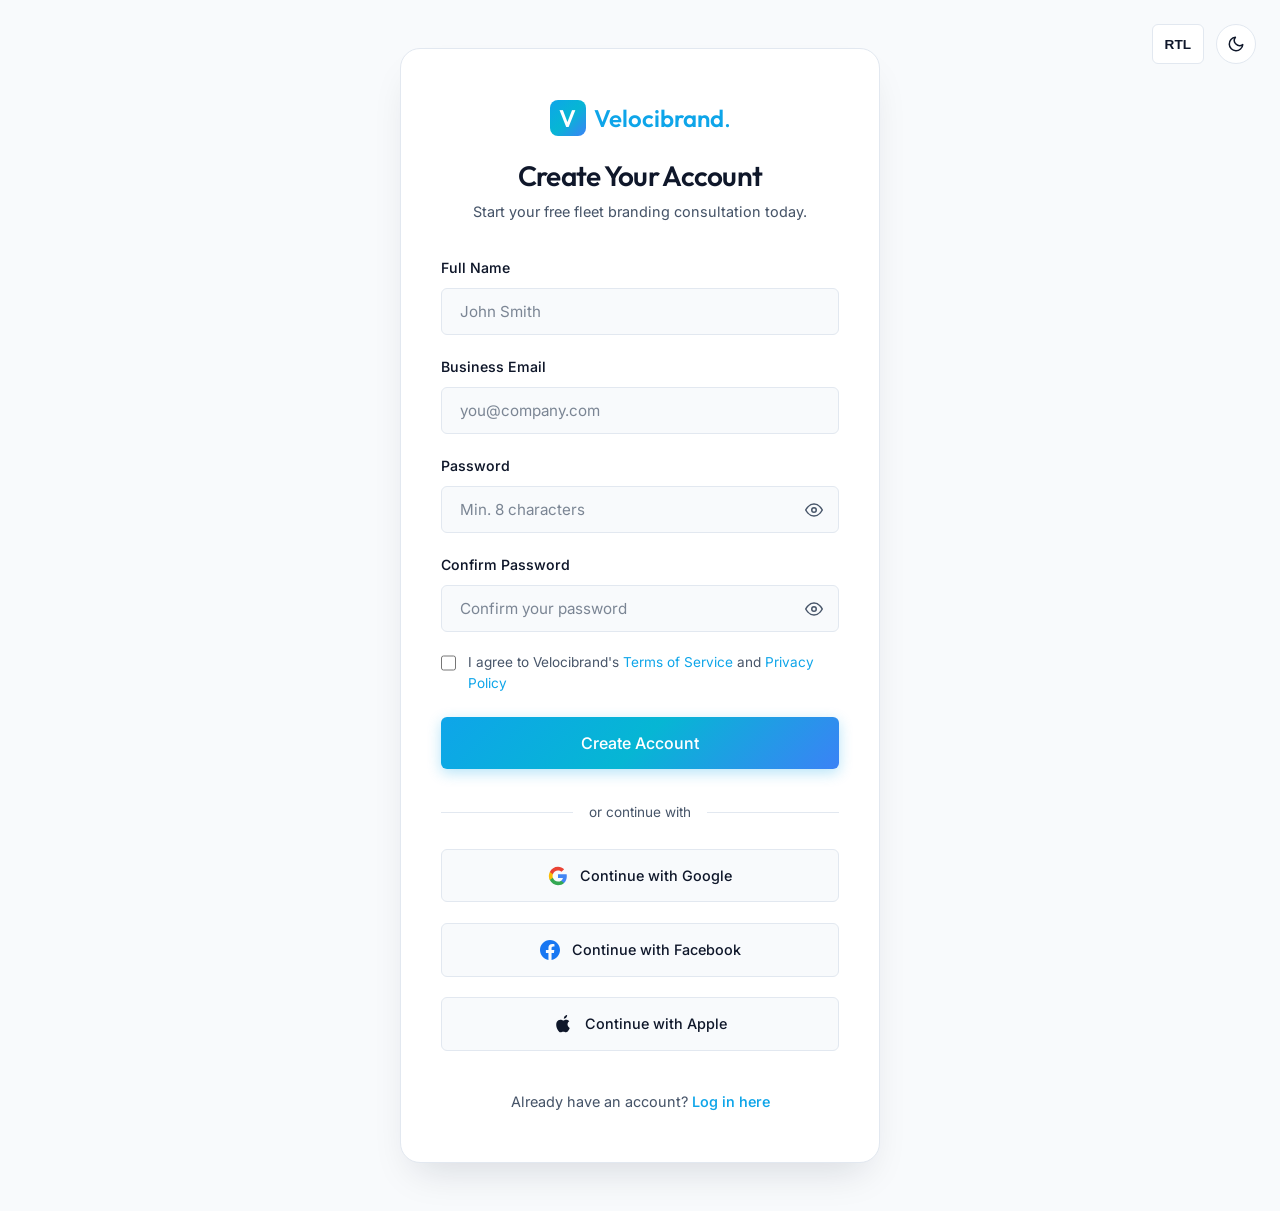
<file: signup.html>
<!DOCTYPE html>
<html lang="en">

<head>
  <meta charset="UTF-8">
  <meta name="viewport" content="width=device-width, initial-scale=1.0">
  <title>Sign Up | Velocibrand Fleet Graphics Studio</title>
  <meta name="description" content="Create your Velocibrand account and start your premium vehicle wrap project today.">
  <link rel="icon" type="image/svg+xml" href="images/favicon.svg">
  <link rel="stylesheet" href="styles.css">
  <style>
    body {
      background: var(--bg-main);
    }

    .auth-page {
      min-height: 100vh;
      display: flex;
      align-items: center;
      justify-content: center;
      padding: 3rem 1.5rem;
      position: relative;
    }

    .auth-card {
      width: 100%;
      max-width: 480px;
      background: var(--bg-card);
      border: 1px solid var(--border-color);
      border-radius: var(--radius-lg);
      box-shadow: var(--shadow-lg);
      padding: 3rem 2.5rem;
      position: relative;
    }

    .auth-input-group {
      margin-bottom: 1.25rem;
    }

    .auth-input-group label {
      display: block;
      font-size: 0.88rem;
      font-weight: 540;
      color: var(--text-main);
      margin-bottom: 0.45rem;
    }

    .auth-input {
      width: 100%;
      padding: 0.82rem 1.1rem;
      font-size: 0.95rem;
      font-family: var(--font-body);
      border: 1.5px solid var(--border-color);
      border-radius: var(--radius-sm);
      background: var(--bg-main);
      color: var(--text-main);
      transition: border-color var(--transition-fast), box-shadow var(--transition-fast);
      outline: none;
    }

    .auth-input:focus {
      border-color: var(--accent);
      box-shadow: 0 0 0 3px rgba(29, 140, 235, 0.15);
    }

    .auth-input::placeholder {
      color: var(--text-muted);
      opacity: 0.7;
    }

    .auth-divider {
      display: flex;
      align-items: center;
      gap: 1rem;
      margin: 1.5rem 0;
      color: var(--text-muted);
      font-size: 0.85rem;
    }

    .auth-divider::before,
    .auth-divider::after {
      content: '';
      flex: 1;
      height: 1px;
      background: var(--border-color);
    }

    .social-auth-btn {
      display: flex;
      align-items: center;
      justify-content: center;
      gap: 0.75rem;
      width: 100%;
      padding: 0.82rem 1.5rem;
      border: 1.5px solid var(--border-color);
      border-radius: var(--radius-sm);
      background: var(--bg-main);
      color: var(--text-main);
      font-family: var(--font-body);
      font-size: 0.9rem;
      font-weight: 500;
      cursor: pointer;
      transition: all var(--transition-fast);
      text-decoration: none;
      margin-bottom: 0.65rem;
    }

    .social-auth-btn:hover {
      border-color: var(--accent);
      background: rgba(29, 140, 235, 0.06);
    }

    .password-wrapper {
      position: relative;
    }

    .password-toggle {
      position: absolute;
      right: 1rem;
      top: 50%;
      transform: translateY(-50%);
      background: none;
      border: none;
      cursor: pointer;
      color: var(--text-muted);
      display: flex;
      align-items: center;
    }

    /* RTL specific overrides for absolute positioned elements */
    html[dir="rtl"] .password-toggle {
      right: auto;
      left: 1rem;
    }

    .strength-bar {
      height: 4px;
      border-radius: 2px;
      background: var(--border-color);
      margin-top: 0.4rem;
      overflow: hidden;
    }

    .strength-fill {
      height: 100%;
      border-radius: 2px;
      transition: width 0.3s ease, background 0.3s ease;
      width: 0%;
    }

    /* Requirement 5: Hover gives underline */
    .hover-underline:hover {
      text-decoration: underline !important;
    }

    /* Error alert banner */
    .error-msg {
      background: rgba(239, 68, 68, 0.1);
      border: 1px solid rgba(239, 68, 68, 0.3);
      color: #EF4444;
      padding: 0.75rem 1rem;
      border-radius: var(--radius-sm);
      font-size: 0.88rem;
      margin-bottom: 1.25rem;
      display: none;
    }

    /* Controls top right corner */
    .top-controls {
      position: absolute;
      top: 1.5rem;
      right: 1.5rem;
      display: flex;
      align-items: center;
      gap: 0.75rem;
      z-index: 1000;
    }

    html[dir="rtl"] .top-controls {
      right: auto;
      left: 1.5rem;
    }

    @media (max-width: 560px) {
      .auth-card {
        padding: 2rem 1.5rem;
      }

      .auth-page {
        padding-top: 6rem;
        align-items: flex-start;
      }
    }
  </style>
</head>

<body>

  <!-- Controls at the top-right corner (No Navbar) -->
  <div class="top-controls">
    <button id="rtl-toggle" class="theme-toggle" aria-label="Toggle RTL"
      style="font-size: 0.85rem; font-weight: 600; width: auto; padding: 0.5rem 0.75rem; border: 1px solid var(--border-color); border-radius: var(--radius-sm); background: var(--bg-card); color: var(--text-main); cursor: pointer;">RTL</button>
    <button id="theme-toggle" class="theme-toggle" aria-label="Toggle Theme"
      style="border: 1px solid var(--border-color); border-radius: 50%; background: var(--bg-card); color: var(--text-main); cursor: pointer; width: 40px; height: 40px; display: flex; align-items: center; justify-content: center;">
      <svg class="moon-icon" width="18" height="18" viewBox="0 0 24 24" fill="none" stroke="currentColor"
        stroke-width="2" stroke-linecap="round" stroke-linejoin="round">
        <path d="M21 12.79A9 9 0 1 1 11.21 3 7 7 0 0 0 21 12.79z"></path>
      </svg>
      <svg class="sun-icon" width="18" height="18" viewBox="0 0 24 24" fill="none" stroke="currentColor"
        stroke-width="2" stroke-linecap="round" stroke-linejoin="round">
        <circle cx="12" cy="12" r="5"></circle>
        <line x1="12" y1="1" x2="12" y2="3"></line>
        <line x1="12" y1="21" x2="12" y2="23"></line>
        <line x1="4.22" y1="4.22" x2="5.64" y2="5.64"></line>
        <line x1="18.36" y1="18.36" x2="19.78" y2="19.78"></line>
        <line x1="1" y1="12" x2="3" y2="12"></line>
        <line x1="21" y1="12" x2="23" y2="12"></line>
        <line x1="4.22" y1="19.78" x2="5.64" y2="18.36"></line>
        <line x1="18.36" y1="5.64" x2="19.78" y2="4.22"></line>
      </svg>
    </button>
  </div>

  <!-- SIGN UP FORM PAGE -->
  <div class="auth-page">
    <div class="auth-card">

      <!-- Logo + heading -->
      <div style="text-align: center; margin-bottom: 2rem;">
        <a href="index.html" class="logo" style="justify-content: center; margin-bottom: 1.25rem; display: flex;">
          <div class="logo-icon">V</div>
          <div class="logo-text">Velocibrand<span>.</span></div>
        </a>
        <h1 style="font-size: 1.75rem; margin-bottom: 0.4rem;">Create Your Account</h1>
        <p style="color: var(--text-muted); font-size: 0.9rem;">Start your free fleet branding consultation today.</p>
      </div>

      <!-- Error Message Banner -->
      <div class="error-msg" id="error-msg"></div>

      <!-- Registration Form -->
      <form id="signup-form" onsubmit="handleSignup(event)">

        <!-- Full Name -->
        <div class="auth-input-group">
          <label for="full-name">Full Name</label>
          <input type="text" id="full-name" class="auth-input" placeholder="John Smith" required>
        </div>

        <!-- Business Email -->
        <div class="auth-input-group">
          <label for="email">Business Email</label>
          <input type="email" id="email" class="auth-input" placeholder="you@company.com" required>
        </div>

        <!-- Password -->
        <div class="auth-input-group">
          <label for="password">Password</label>
          <div class="password-wrapper">
            <input type="password" id="password" class="auth-input" placeholder="Min. 8 characters" required
              oninput="checkStrength(this.value)">
            <button type="button" class="password-toggle" onclick="togglePassword('password', this)"
              aria-label="Toggle password">
              <svg width="18" height="18" viewBox="0 0 24 24" fill="none" stroke="currentColor" stroke-width="2">
                <path d="M1 12s4-8 11-8 11 8 11 8-4 8-11 8-11-8-11-8z" />
                <circle cx="12" cy="12" r="3" />
              </svg>
            </button>
          </div>
          <p style="font-size: 0.78rem; color: var(--text-muted); margin-top: 0.3rem;" id="strength-label"></p>
        </div>

        <!-- Confirm Password -->
        <div class="auth-input-group">
          <label for="confirm-password">Confirm Password</label>
          <div class="password-wrapper">
            <input type="password" id="confirm-password" class="auth-input" placeholder="Confirm your password"
              required>
            <button type="button" class="password-toggle" onclick="togglePassword('confirm-password', this)"
              aria-label="Toggle password">
              <svg width="18" height="18" viewBox="0 0 24 24" fill="none" stroke="currentColor" stroke-width="2">
                <path d="M1 12s4-8 11-8 11 8 11 8-4 8-11 8-11-8-11-8z" />
                <circle cx="12" cy="12" r="3" />
              </svg>
            </button>
          </div>
        </div>

        <!-- Terms and Conditions -->
        <div style="display: flex; align-items: flex-start; gap: 0.75rem; margin-bottom: 1.5rem;">
          <input type="checkbox" id="agree-terms" required
            style="margin-top: 3px; accent-color: var(--accent); width: 16px; height: 16px; cursor: pointer;">
          <label for="agree-terms"
            style="font-size: 0.85rem; color: var(--text-muted); cursor: pointer; line-height: 1.5;">
            I agree to Velocibrand's <a href="#" class="hover-underline" style="color: var(--accent);">Terms of
              Service</a> and <a href="#" class="hover-underline" style="color: var(--accent);">Privacy Policy</a>
          </label>
        </div>

        <!-- Submit Button -->
        <button type="submit" class="btn btn-primary"
          style="width: 100%; font-size: 1rem; padding: 1rem; margin-bottom: 0.5rem;">
          Create Account
        </button>
      </form>

      <!-- Continue with Google, Facebook, Apple after submit button -->
      <div class="auth-divider">or continue with</div>
      <div style="display: flex; flex-direction: column; gap: 0.65rem;">
        <!-- Google -->
        <a href="#" class="social-auth-btn">
          <svg width="20" height="20" viewBox="0 0 24 24">
            <path fill="#4285F4"
              d="M22.56 12.25c0-.78-.07-1.53-.2-2.25H12v4.26h5.92c-.26 1.37-1.04 2.53-2.21 3.31v2.77h3.57c2.08-1.92 3.28-4.74 3.28-8.09z" />
            <path fill="#34A853"
              d="M12 23c2.97 0 5.46-.98 7.28-2.66l-3.57-2.77c-.98.66-2.23 1.06-3.71 1.06-2.86 0-5.29-1.93-6.16-4.53H2.18v2.84C3.99 20.53 7.7 23 12 23z" />
            <path fill="#FBBC05"
              d="M5.84 14.09c-.22-.66-.35-1.36-.35-2.09s.13-1.43.35-2.09V7.07H2.18C1.43 8.55 1 10.22 1 12s.43 3.45 1.18 4.93l2.85-2.22.81-.62z" />
            <path fill="#EA4335"
              d="M12 5.38c1.62 0 3.06.56 4.21 1.64l3.15-3.15C17.45 2.09 14.97 1 12 1 7.7 1 3.99 3.47 2.18 7.07l3.66 2.84c.87-2.6 3.3-4.53 6.16-4.53z" />
          </svg>
          Continue with Google
        </a>
        <!-- Facebook -->
        <a href="#" class="social-auth-btn">
          <svg width="20" height="20" viewBox="0 0 24 24" fill="#1877F2">
            <path
              d="M24 12.073c0-6.627-5.373-12-12-12s-12 5.373-12 12c0 5.99 4.388 10.954 10.125 11.854v-8.385H7.078v-3.47h3.047V9.43c0-3.007 1.792-4.669 4.533-4.669 1.312 0 2.686.235 2.686.235v2.953H15.83c-1.491 0-1.956.925-1.956 1.874v2.25h3.328l-.532 3.47h-2.796v8.385C19.612 23.027 24 18.062 24 12.073z" />
          </svg>
          Continue with Facebook
        </a>
        <!-- Apple -->
        <a href="#" class="social-auth-btn">
          <svg width="20" height="20" viewBox="0 0 24 24" fill="currentColor">
            <path
              d="M18.71 19.5c-.83 1.24-1.71 2.45-3.05 2.47-1.34.03-1.77-.79-3.29-.79-1.53 0-2 .77-3.27.82-1.31.05-2.3-1.32-3.14-2.53C4.25 17 2.94 12.45 4.7 9.39c.87-1.52 2.43-2.48 4.12-2.51 1.28-.02 2.5.87 3.29.87.78 0 2.26-1.07 3.81-.91.65.03 2.47.26 3.64 1.98-.09.06-2.17 1.28-2.15 3.81.03 3.02 2.65 4.03 2.68 4.04-.03.07-.42 1.44-1.38 2.83M15.97 4.17c.66-.81 1.11-1.93.99-3.06-1 .04-2.21.67-2.93 1.49-.62.69-1.16 1.84-1.01 2.96 1.12.09 2.27-.57 2.95-1.39z" />
          </svg>
          Continue with Apple
        </a>
      </div>

      <p style="text-align: center; margin-top: 1.75rem; font-size: 0.9rem; color: var(--text-muted);">
        Already have an account? <a href="login.html" class="hover-underline"
          style="color: var(--accent); font-weight: 540;">Log in here</a>
      </p>

    </div>
  </div>

  <script src="main.js"></script>
  <script>
    function togglePassword(fieldId, btn) {
      const field = document.getElementById(fieldId);
      const isText = field.type === 'text';
      field.type = isText ? 'password' : 'text';
      btn.innerHTML = isText
        ? '<svg width="18" height="18" viewBox="0 0 24 24" fill="none" stroke="currentColor" stroke-width="2"><path d="M1 12s4-8 11-8 11 8 11 8-4 8-11 8-11-8-11-8z"/><circle cx="12" cy="12" r="3"/></svg>'
        : '<svg width="18" height="18" viewBox="0 0 24 24" fill="none" stroke="currentColor" stroke-width="2"><path d="M17.94 17.94A10.07 10.07 0 0 1 12 20c-7 0-11-8-11-8a18.45 18.45 0 0 1 5.06-5.94M9.9 4.24A9.12 9.12 0 0 1 12 4c7 0 11 8 11 8a18.5 18.5 0 0 1-2.16 3.19m-6.72-1.07a3 3 0 1 1-4.24-4.24M1 1l22 22"/></svg>';
    }

    function checkStrength(val) {
      const fill = document.getElementById('strength-fill');
      const label = document.getElementById('strength-label');
      let score = 0;
      if (val.length >= 8) score++;
      if (/[A-Z]/.test(val)) score++;
      if (/[0-9]/.test(val)) score++;
      if (/[^A-Za-z0-9]/.test(val)) score++;
      const configs = [
        { w: '0%', c: 'transparent', t: '' },
        { w: '25%', c: '#EF4444', t: 'Weak' },
        { w: '50%', c: '#F59E0B', t: 'Fair' },
        { w: '75%', c: '#3B82F6', t: 'Good' },
        { w: '100%', c: '#10B981', t: 'Strong' },
      ];
      fill.style.width = configs[score].w;
      fill.style.background = configs[score].c;
      label.textContent = configs[score].t;
      label.style.color = configs[score].c;
    }

    function handleSignup(e) {
      e.preventDefault();
      const password = document.getElementById('password').value;
      const confirmPassword = document.getElementById('confirm-password').value;
      const errorMsg = document.getElementById('error-msg');

      if (password !== confirmPassword) {
        errorMsg.textContent = '⚠ Passwords do not match. Please verify and try again.';
        errorMsg.style.display = 'block';
        return;
      }

      errorMsg.style.display = 'none';
      const btn = e.target.querySelector('button[type="submit"]');
      btn.textContent = 'Creating your account…';
      btn.disabled = true;

      setTimeout(() => {
        btn.innerHTML = '✓ Account Created! Redirecting…';
        btn.style.background = '#10B981';
        setTimeout(() => { window.location.href = 'index.html'; }, 1500);
      }, 1800);
    }
  </script>
</body>

</html>
</file>
<file: styles.css>
/*
 * PREMIUM VEHICLE WRAP & FLEET GRAPHICS STUDIO
 * Global Design System & Stylesheet
 */

@import url('https://fonts.googleapis.com/css2?family=Inter:wght@100..900&family=Outfit:wght@100..900&display=swap');

/* --- DESIGN SYSTEM & CSS VARIABLES --- */
:root {
  /* Fonts */
  --font-heading: 'Outfit', sans-serif;
  --font-body: 'Inter', sans-serif;

  /* Color Palette (Light Mode Default) */
  --primary: #0F172A;
  --secondary: #1E293B;
  --accent: #0EA5E9;
  --highlight: #06B6D4;
  --success: #10B981;
  --bg-main: #F8FAFC;
  --bg-card: #FFFFFF;
  --bg-header: rgba(248, 250, 252, 0.8);
  --text-main: #0F172A;
  --text-muted: #475569;
  --border-color: #E2E8F0;

  /* Gradients */
  --premium-gradient: linear-gradient(135deg, #0EA5E9 0%, #06B6D4 50%, #3B82F6 100%);
  --accent-gradient: linear-gradient(90deg, #0EA5E9 0%, #06B6D4 100%);
  --dark-overlay: rgba(15, 23, 42, 0.6);
  --hero-overlay: linear-gradient(180deg, rgba(15, 23, 42, 0.4) 0%, rgba(15, 23, 42, 0.85) 100%);

  /* UI Tokens */
  --radius-sm: 6px;
  --radius-md: 12px;
  --radius-lg: 20px;
  --transition-fast: 0.2s ease;
  --transition-normal: 0.3s cubic-bezier(0.4, 0, 0.2, 1);
  --transition-slow: 0.6s cubic-bezier(0.4, 0, 0.2, 1);

  --shadow-sm: 0 2px 8px rgba(15, 23, 42, 0.04);
  --shadow-md: 0 10px 30px -10px rgba(15, 23, 42, 0.08);
  --shadow-lg: 0 20px 40px -15px rgba(15, 23, 42, 0.15);

  --glass-bg: rgba(255, 255, 255, 0.7);
  --glass-border: rgba(255, 255, 255, 0.4);
  --glass-shadow: 0 8px 32px 0 rgba(15, 23, 42, 0.08);
}

/* --- DARK MODE OVERRIDES --- */
body.dark-mode {
  --bg-main: #020617;
  --bg-card: #0F172A;
  --bg-header: rgba(2, 6, 23, 0.8);
  --text-main: #F8FAFC;
  --text-muted: #94A3B8;
  --border-color: #1E293B;

  --shadow-sm: 0 2px 8px rgba(0, 0, 0, 0.2);
  --shadow-md: 0 10px 30px -10px rgba(0, 0, 0, 0.4);
  --shadow-lg: 0 20px 40px -15px rgba(0, 0, 0, 0.6);

  --glass-bg: rgba(15, 23, 42, 0.6);
  --glass-border: rgba(30, 41, 59, 0.4);
  --glass-shadow: 0 8px 32px 0 rgba(0, 0, 0, 0.3);
}

/* --- BASE STYLES & RESET --- */
* {
  box-sizing: border-box;
  margin: 0;
  padding: 0;
}

html {
  scroll-behavior: smooth;
  font-size: 16px;
}

body {
  font-family: var(--font-body);
  background-color: var(--bg-main);
  color: var(--text-main);
  line-height: 1.75;
  transition: background-color var(--transition-normal), color var(--transition-normal);
  overflow-x: hidden;
}

/* --- STRICT TYPOGRAPHY SYSTEM --- */
h1 {
  font-family: var(--font-heading);
  font-weight: 580;
  line-height: 1.2;
  color: var(--text-main);
  letter-spacing: -0.025em;
}

h2 {
  font-family: var(--font-heading);
  font-weight: 560;
  line-height: 1.25;
  color: var(--text-main);
  letter-spacing: -0.02em;
}

h3 {
  font-family: var(--font-heading);
  font-weight: 540;
  line-height: 1.3;
  color: var(--text-main);
  letter-spacing: -0.01em;
}

h4,
h5,
h6 {
  font-family: var(--font-heading);
  font-weight: 500;
  line-height: 1.35;
  color: var(--text-main);
}

p,
li,
span {
  font-weight: 420;
  line-height: 1.75;
}

.lead-text,
.section-subtitle {
  font-weight: 480;
  line-height: 1.6;
  font-size: 1.2rem;
  color: var(--text-muted);
}

strong,
b {
  font-weight: 550;
}

small,
caption,
figcaption {
  font-weight: 400;
  color: var(--text-muted);
}

a {
  color: inherit;
  text-decoration: none;
  transition: color var(--transition-fast);
}

/* --- REUSABLE UTILITIES --- */
.container {
  width: 100%;
  max-width: 1280px;
  margin: 0 auto;
  padding: 0 2rem;
}

.mobile-only {
  display: none !important;
}

.section {
  padding: 3rem 0;
  position: relative;
}

.section-header {
  text-align: center;
  max-width: 700px;
  margin: 0 auto 2.5rem auto;
}

.section-title {
  font-size: 2.75rem;
  margin-bottom: 1rem;
}

.badge {
  display: inline-block;
  padding: 0.35rem 1rem;
  font-size: 0.85rem;
  font-weight: 500;
  text-transform: uppercase;
  letter-spacing: 0.05em;
  border-radius: 9999px;
  margin-bottom: 1.25rem;
  background: rgba(14, 165, 233, 0.1);
  color: var(--accent);
  border: 1px solid rgba(14, 165, 233, 0.2);
}

body.dark-mode .badge {
  background: rgba(6, 182, 212, 0.15);
  color: var(--highlight);
  border: 1px solid rgba(6, 182, 212, 0.25);
}

/* --- BUTTONS --- */
.btn {
  font-family: var(--font-body);
  display: inline-flex;
  align-items: center;
  justify-content: center;
  gap: 0.75rem;
  padding: 0.85rem 2rem;
  font-size: 0.95rem;
  font-weight: 520;
  border-radius: var(--radius-sm);
  cursor: pointer;
  transition: all var(--transition-fast);
  border: none;
  outline: none;
}

.btn-primary {
  background: var(--premium-gradient);
  color: #FFFFFF;
  box-shadow: 0 4px 14px rgba(14, 165, 233, 0.3);
}

.btn-primary:hover {
  transform: translateY(-2px);
  box-shadow: 0 6px 20px rgba(14, 165, 233, 0.45);
}

.btn-secondary {
  background: var(--bg-card);
  color: var(--text-main);
  border: 1px solid var(--border-color);
  box-shadow: var(--shadow-sm);
}

.btn-secondary:hover {
  background: var(--border-color);
  transform: translateY(-2px);
}

.btn-accent {
  background: rgba(14, 165, 233, 0.1);
  color: var(--accent);
  border: 1px solid rgba(14, 165, 233, 0.2);
}

.btn-accent:hover {
  background: var(--accent);
  color: #FFFFFF;
  transform: translateY(-2px);
}

/* --- HEADER & NAVIGATION --- */
.header {
  position: fixed;
  top: 0;
  left: 0;
  width: 100%;
  z-index: 1000;
  background: var(--bg-header);
  backdrop-filter: blur(16px);
  -webkit-backdrop-filter: blur(16px);
  padding: 1rem 0;
  border-bottom: 1px solid rgba(255, 255, 255, 0.08);
  transition: all var(--transition-normal);
}

.header.sticky {
  background: var(--bg-header);
  backdrop-filter: blur(16px);
  -webkit-backdrop-filter: blur(16px);
  padding: 1rem 0;
  border-bottom: 1px solid rgba(255, 255, 255, 0.1);
  box-shadow: 0 4px 24px rgba(0, 0, 0, 0.25);
}

.header-container {
  display: flex;
  align-items: center;
  justify-content: space-between;
}

.logo {
  display: flex;
  align-items: center;
  gap: 0.5rem;
  font-family: var(--font-heading);
  font-weight: 580;
  font-size: 1.5rem;
  color: var(--accent);
}

.logo-icon {
  width: 36px;
  height: 36px;
  background: var(--premium-gradient);
  border-radius: 8px;
  position: relative;
  display: flex;
  align-items: center;
  justify-content: center;
  color: #FFFFFF;
  font-weight: 580;
}

.logo-text span {
  color: var(--accent);
}

.nav {
  display: flex;
  align-items: center;
  gap: 2.25rem;
}

.nav-link {
  font-family: var(--font-body);
  font-weight: 480;
  font-size: 0.95rem;
  color: var(--text-main) !important;
  position: relative;
  opacity: 0.88;
}

.nav-link:hover,
.nav-link.active {
  opacity: 1;
  color: var(--accent) !important;
}

.nav-link::after {
  content: '';
  position: absolute;
  bottom: -4px;
  left: 0;
  width: 0;
  height: 2px;
  background: var(--accent);
  transition: width var(--transition-fast);
}

.nav-link:hover::after,
.nav-link.active::after {
  width: 100%;
}

.header-actions {
  display: flex;
  align-items: center;
  gap: 1.5rem;
}

/* Theme Toggle */
.theme-toggle {
  background: none;
  border: none;
  color: var(--text-main) !important;
  cursor: pointer;
  font-size: 1.25rem;
  width: 40px;
  height: 40px;
  border-radius: 50%;
  display: flex;
  align-items: center;
  justify-content: center;
  transition: background var(--transition-fast);
}

.theme-toggle:hover {
  background: rgba(14, 165, 233, 0.1);
}

.theme-toggle .sun-icon {
  display: none;
}

body.dark-mode .theme-toggle .moon-icon {
  display: none;
}

body.dark-mode .theme-toggle .sun-icon {
  display: block;
}

/* Hamburger Menu Button */
.hamburger {
  display: none;
  background: none;
  border: none;
  cursor: pointer;
  width: 30px;
  height: 24px;
  position: relative;
  z-index: 1100;
}

.hamburger-line {
  display: block;
  width: 100%;
  height: 2px;
  background-color: var(--text-main) !important;
  margin: 6px 0;
  transition: all var(--transition-normal);
}

/* --- HERO SECTION --- */
.hero {
  min-height: 100vh;
  display: flex;
  align-items: center;
  position: relative;
  padding-top: 6rem;
  overflow: hidden;
  background: var(--primary);
  color: #FFFFFF;
}

.hero-bg {
  position: absolute;
  top: 0;
  left: 0;
  width: 100%;
  height: 100%;
  z-index: 1;
}

.hero-bg img {
  width: 100%;
  height: 100%;
  object-fit: cover;
  opacity: 0.35;
  filter: brightness(0.65) contrast(1.1);
}

.hero-bg::after {
  content: '';
  position: absolute;
  top: 0;
  left: 0;
  width: 100%;
  height: 100%;
  background: var(--hero-overlay);
}

.hero-container {
  position: relative;
  z-index: 2;
  display: grid;
  grid-template-columns: 1.2fr 0.8fr;
  align-items: center;
  gap: 4rem;
}

.hero-content {
  max-width: 700px;
}

.hero-title {
  font-size: 4rem;
  line-height: 1.15;
  color: #FFFFFF;
  margin-bottom: 1.5rem;
  text-shadow: none;
  animation: fadeUp 1s cubic-bezier(0.16, 1, 0.3, 1) forwards;
}


.hero-subtitle {
  font-size: 1.25rem;
  line-height: 1.6;
  font-weight: 480;
  color: rgba(248, 250, 252, 0.85);
  margin-bottom: 2.5rem;
  animation: fadeUp 1.2s cubic-bezier(0.16, 1, 0.3, 1) forwards;
}

.hero-actions {
  display: flex;
  gap: 1.25rem;
  padding-bottom: 2.5rem;
  animation: fadeUp 1.4s cubic-bezier(0.16, 1, 0.3, 1) forwards;
}

/* --- STATISTICS SECTION --- */
.stats {
  padding: 5rem 0;
  background-color: var(--bg-card);
  border-top: 1px solid var(--border-color);
  border-bottom: 1px solid var(--border-color);
  position: relative;
  z-index: 10;
  box-shadow: none;
  margin-top: 0;
}

.stats-grid {
  display: grid;
  grid-template-columns: repeat(4, 1fr);
  gap: 2rem;
  text-align: center;
}

.stat-item {
  position: relative;
}

.stat-item:not(:last-child)::after {
  content: '';
  position: absolute;
  top: 15%;
  right: 0;
  width: 1px;
  height: 70%;
  background: var(--border-color);
}

.stat-number {
  font-family: var(--font-heading);
  font-size: 3.5rem;
  font-weight: 580;
  line-height: 1;
  color: var(--accent);
  margin-bottom: 0.5rem;

}

.stat-label {
  font-weight: 500;
  font-size: 1rem;
  color: var(--text-muted);
  text-transform: uppercase;
  letter-spacing: 0.05em;
}

/* --- SERVICES & CARD LAYOUT SYSTEM (MANDATORY RULES) --- */
.cards-grid {
  display: grid;
  grid-template-columns: repeat(auto-fit, minmax(350px, 1fr));
  gap: 2.5rem;
  align-items: stretch;
  /* Forces all cells to match height */
}

.premium-card {
  display: flex;
  flex-direction: column;
  height: 100%;
  /* Fill container height */
  background: var(--bg-card);
  border: 1px solid var(--border-color);
  border-radius: var(--radius-md);
  overflow: hidden;
  transition: transform var(--transition-normal), box-shadow var(--transition-normal), border-color var(--transition-normal);
  box-shadow: var(--shadow-sm);
  position: relative;
}

.premium-card:hover {
  transform: translateY(-8px);
  box-shadow: var(--shadow-lg);
  border-color: rgba(14, 165, 233, 0.3);
}

.premium-card::before {
  content: '';
  position: absolute;
  top: 0;
  left: 0;
  width: 100%;
  height: 4px;
  background: var(--premium-gradient);
  opacity: 0;
  transition: opacity var(--transition-normal);
}

.premium-card:hover::before {
  opacity: 1;
}

.card-img-wrapper {
  width: 100%;
  height: 240px;
  overflow: hidden;
  position: relative;
  background: var(--primary);
}

.card-img-wrapper img {
  width: 100%;
  height: 100%;
  object-fit: cover;
  transition: transform var(--transition-slow);
}

.premium-card:hover .card-img-wrapper img {
  transform: scale(1.08);
}

.card-body {
  padding: 2.25rem;
  display: flex;
  flex-direction: column;
  flex-grow: 1;
  /* Pushes bottom contents uniformly */
}

/* Mandatory heading height alignment */
.card-title {
  font-size: 1.5rem;
  margin-bottom: 1rem;
  font-weight: 540;
  color: var(--text-main);
  display: flex;
  align-items: center;
  min-height: 3.6rem;
  /* Enforces 2-line visual height ceiling for headings */
}

/* Mandatory description alignment */
.card-desc {
  font-size: 0.95rem;
  color: var(--text-muted);
  margin-bottom: 1.5rem;
  font-weight: 420;
  flex-grow: 1;
  /* Expands to push benefits lists down together */
}

.card-features {
  margin-bottom: 2rem;
  list-style: none;
}

.card-features li {
  font-size: 0.9rem;
  color: var(--text-main);
  margin-bottom: 0.6rem;
  display: flex;
  align-items: center;
  gap: 0.6rem;
}

.card-features li svg {
  color: var(--success);
  flex-shrink: 0;
}

.card-cta {
  margin-top: auto;
  /* Force alignment of buttons at the exact bottom */
  width: 100%;
}

/* --- PORTFOLIO & FILTER SYSTEM --- */
.portfolio-filters {
  display: flex;
  justify-content: center;
  flex-wrap: wrap;
  gap: 0.75rem;
  margin-bottom: 3.5rem;
}

.filter-btn {
  font-family: var(--font-body);
  background: var(--bg-card);
  color: var(--text-main);
  border: 1px solid var(--border-color);
  padding: 0.6rem 1.5rem;
  font-size: 0.9rem;
  font-weight: 480;
  border-radius: 9999px;
  cursor: pointer;
  transition: all var(--transition-fast);
  box-shadow: var(--shadow-sm);
}

.filter-btn:hover {
  background: var(--border-color);
}

.filter-btn.active {
  background: var(--primary);
  color: #FFFFFF;
  border-color: var(--primary);
}

body.dark-mode .filter-btn.active {
  background: var(--accent);
  color: #FFFFFF;
  border-color: var(--accent);
}

.portfolio-grid {
  display: grid;
  grid-template-columns: repeat(3, 1fr);
  gap: 2.5rem;
}

.portfolio-item {
  position: relative;
  border-radius: var(--radius-md);
  overflow: hidden;
  aspect-ratio: 4 / 3;
  box-shadow: var(--shadow-sm);
  cursor: pointer;
  background: var(--primary);
}

.portfolio-item img {
  width: 100%;
  height: 100%;
  object-fit: cover;
  transition: transform var(--transition-slow);
}

.portfolio-overlay {
  position: absolute;
  top: 0;
  left: 0;
  width: 100%;
  height: 100%;
  background: linear-gradient(180deg, rgba(15, 23, 42, 0) 30%, rgba(15, 23, 42, 0.9) 100%);
  display: flex;
  flex-direction: column;
  justify-content: flex-end;
  padding: 2rem;
  opacity: 0;
  transition: opacity var(--transition-normal);
  z-index: 2;
}

.portfolio-item:hover img {
  transform: scale(1.08);
}

.portfolio-item:hover .portfolio-overlay {
  opacity: 1;
}

.portfolio-category {
  font-size: 0.8rem;
  font-weight: 500;
  color: var(--accent);
  text-transform: uppercase;
  letter-spacing: 0.05em;
  margin-bottom: 0.25rem;
}

.portfolio-title {
  font-family: var(--font-heading);
  font-size: 1.35rem;
  font-weight: 540;
  color: #FFFFFF;
  margin-bottom: 0.5rem;
}

.portfolio-link {
  font-size: 0.9rem;
  color: #FFFFFF;
  font-weight: 500;
  display: flex;
  align-items: center;
  gap: 0.5rem;
  margin-top: 0.5rem;
}

/* --- BEFORE & AFTER SLIDER (INTERACTIVE) --- */
.comparison-slider-wrapper {
  position: relative;
  width: 100%;
  aspect-ratio: 16 / 9;
  border-radius: var(--radius-lg);
  overflow: hidden;
  box-shadow: var(--shadow-lg);
  border: 1px solid var(--border-color);
}

.comparison-slider {
  position: relative;
  width: 100%;
  height: 100%;
}

.slider-img {
  position: absolute;
  top: 0;
  left: 0;
  width: 100%;
  height: 100%;
  user-select: none;
  pointer-events: none;
}

.slider-img img {
  width: 100%;
  height: 100%;
  object-fit: cover;
}

.slider-before {
  z-index: 1;
}

.slider-after {
  z-index: 2;
  width: 50%;
  /* Initial width */
  overflow: hidden;
}

/* Custom container to force image to occupy full width despite its parent width restriction */
.slider-after img {
  position: absolute;
  top: 0;
  left: 0;
  width: 100%;
  height: 100%;
  max-width: none;
  object-fit: cover;
}

/* Handlebar element */
.slider-handle {
  position: absolute;
  z-index: 3;
  top: 0;
  left: 50%;
  width: 4px;
  height: 100%;
  background: #FFFFFF;
  cursor: ew-resize;
  transform: translateX(-50%);
  box-shadow: 0 0 10px rgba(0, 0, 0, 0.3);
}

.slider-handle-button {
  position: absolute;
  top: 50%;
  left: 50%;
  transform: translate(-50%, -50%);
  width: 44px;
  height: 44px;
  border-radius: 50%;
  background: var(--accent);
  color: #FFFFFF;
  display: flex;
  align-items: center;
  justify-content: center;
  box-shadow: 0 4px 10px rgba(0, 0, 0, 0.3);
  border: 2px solid #FFFFFF;
  pointer-events: none;
}

.slider-label {
  position: absolute;
  bottom: 1.5rem;
  padding: 0.4rem 1rem;
  background: rgba(15, 23, 42, 0.8);
  backdrop-filter: blur(4px);
  color: #FFFFFF;
  border-radius: var(--radius-sm);
  font-size: 0.85rem;
  font-weight: 500;
  z-index: 3;
  letter-spacing: 0.05em;
  text-transform: uppercase;
}

.slider-label-before {
  left: 1.5rem;
}

.slider-label-after {
  right: 1.5rem;
}

/* --- TIMELINE DESIGN (PROCESS) --- */
.timeline {
  position: relative;
  max-width: 1000px;
  margin: 0 auto;
}

.timeline::before {
  content: '';
  position: absolute;
  top: 0;
  bottom: 0;
  left: 50%;
  width: 2px;
  background: var(--border-color);
  transform: translateX(-50%);
}

.timeline-step {
  display: flex;
  justify-content: space-between;
  align-items: flex-start;
  margin-bottom: 5rem;
  position: relative;
}

.timeline-step:nth-child(even) {
  flex-direction: row-reverse;
}

.timeline-marker {
  position: absolute;
  left: 50%;
  transform: translate(-50%, 0.25rem);
  width: 48px;
  height: 48px;
  border-radius: 50%;
  background: var(--bg-card);
  border: 4px solid var(--accent);
  display: flex;
  align-items: center;
  justify-content: center;
  z-index: 5;
  font-family: var(--font-heading);
  font-weight: 580;
  font-size: 1.15rem;
  color: var(--accent);
  box-shadow: var(--shadow-sm);
  transition: background var(--transition-fast), color var(--transition-fast);
}

.timeline-step:hover .timeline-marker {
  background: var(--premium-gradient);
  color: #FFFFFF;
  border-color: #FFFFFF;
}

.timeline-content {
  width: 45%;
  background: var(--bg-card);
  padding: 2.5rem;
  border-radius: var(--radius-md);
  border: 1px solid var(--border-color);
  box-shadow: var(--shadow-md);
  transition: transform var(--transition-normal), box-shadow var(--transition-normal);
}

.timeline-step:hover .timeline-content {
  transform: translateY(-4px);
  box-shadow: var(--shadow-lg);
}

.timeline-title {
  font-size: 1.35rem;
  margin-bottom: 0.75rem;
  font-weight: 560;
  display: flex;
  align-items: center;
  gap: 0.75rem;
}

/* --- ACCORDION SYSTEM (FAQ) --- */
.faq-search {
  max-width: 600px;
  margin: 0 auto 3rem auto;
  position: relative;
}

.faq-search-input {
  font-family: var(--font-body);
  width: 100%;
  padding: 1rem 1.5rem 1rem 3.5rem;
  font-size: 1rem;
  border-radius: var(--radius-md);
  border: 1px solid var(--border-color);
  background: var(--bg-card);
  color: var(--text-main);
  outline: none;
  transition: border-color var(--transition-fast), box-shadow var(--transition-fast);
  box-shadow: var(--shadow-sm);
}

.faq-search-input:focus {
  border-color: var(--accent);
  box-shadow: 0 0 0 3px rgba(14, 165, 233, 0.15);
}

.faq-search-icon {
  position: absolute;
  top: 50%;
  left: 1.25rem;
  transform: translateY(-50%);
  color: var(--text-muted);
}

.faq-container {
  max-width: 800px;
  margin: 0 auto;
}

.faq-item {
  background: var(--bg-card);
  border: 1px solid var(--border-color);
  border-radius: var(--radius-md);
  margin-bottom: 1.25rem;
  overflow: hidden;
  box-shadow: var(--shadow-sm);
  transition: border-color var(--transition-fast);
}

.faq-item:hover {
  border-color: rgba(14, 165, 233, 0.3);
}

.faq-question {
  display: flex;
  justify-content: space-between;
  align-items: center;
  width: 100%;
  padding: 1.75rem 2rem;
  background: none;
  border: none;
  text-align: left;
  font-family: var(--font-heading);
  font-size: 1.15rem;
  font-weight: 540;
  color: var(--text-main);
  cursor: pointer;
  outline: none;
}

.faq-answer {
  max-height: 0;
  overflow: hidden;
  transition: max-height var(--transition-normal) cubic-bezier(0, 1, 0, 1), padding var(--transition-normal);
  padding: 0 2rem;
  border-top: 1px solid transparent;
  color: var(--text-muted);
}

.faq-item.active .faq-answer {
  max-height: 1000px;
  /* arbitrary height to fit answer */
  padding: 1.5rem 2rem 2rem 2rem;
  border-top-color: var(--border-color);
  transition: max-height var(--transition-normal) ease-in-out, padding var(--transition-normal);
}

.faq-toggle-icon {
  width: 24px;
  height: 24px;
  display: flex;
  align-items: center;
  justify-content: center;
  color: var(--accent);
  transition: transform var(--transition-normal);
  flex-shrink: 0;
}

.faq-item.active .faq-toggle-icon {
  transform: rotate(45deg);
}

/* --- MULTI-STEP WIZARD FORM (QUOTE REQUEST) --- */
.wizard-container {
  max-width: 900px;
  margin: 0 auto;
  background: var(--bg-card);
  border: 1px solid var(--border-color);
  border-radius: var(--radius-lg);
  box-shadow: var(--shadow-lg);
  overflow: hidden;
}

.wizard-progress {
  background: var(--secondary);
  padding: 2rem;
  border-bottom: 1px solid var(--border-color);
  color: #FFFFFF;
}

.wizard-progress-bar-bg {
  width: 100%;
  height: 6px;
  background: rgba(255, 255, 255, 0.15);
  border-radius: 999px;
  margin-top: 1rem;
  overflow: hidden;
}

.wizard-progress-bar-fill {
  height: 100%;
  width: 25%;
  background: var(--premium-gradient);
  border-radius: 999px;
  transition: width var(--transition-normal);
}

.wizard-steps-indicators {
  display: flex;
  justify-content: space-between;
  margin-top: 1.5rem;
}

.wizard-step-ind {
  display: flex;
  align-items: center;
  gap: 0.5rem;
  font-size: 0.85rem;
  font-weight: 500;
  opacity: 0.5;
  transition: opacity var(--transition-fast);
}

.wizard-step-ind.active {
  opacity: 1;
  color: var(--accent);
}

.wizard-step-ind.completed {
  opacity: 0.85;
  color: var(--success);
}

.wizard-step-num {
  width: 24px;
  height: 24px;
  border-radius: 50%;
  background: rgba(255, 255, 255, 0.2);
  display: flex;
  align-items: center;
  justify-content: center;
  font-size: 0.8rem;
}

.wizard-step-ind.active .wizard-step-num {
  background: var(--accent);
  color: #FFFFFF;
}

.wizard-step-ind.completed .wizard-step-num {
  background: var(--success);
  color: #FFFFFF;
}

.wizard-form-body {
  padding: 3rem;
}

.wizard-step-panel {
  display: none;
}

.wizard-step-panel.active {
  display: block;
  animation: fadeIn 0.4s ease;
}

.form-group-grid {
  display: grid;
  grid-template-columns: repeat(2, 1fr);
  gap: 1.5rem;
  margin-bottom: 2rem;
}

.form-group {
  margin-bottom: 1.5rem;
}

.form-group-full {
  grid-column: span 2;
}

.form-label {
  display: block;
  font-family: var(--font-body);
  font-weight: 480;
  font-size: 0.95rem;
  margin-bottom: 0.5rem;
  color: var(--text-main);
}

.form-control {
  font-family: var(--font-body);
  width: 100%;
  padding: 0.85rem 1.25rem;
  font-size: 0.95rem;
  border-radius: var(--radius-sm);
  border: 1px solid var(--border-color);
  background: var(--bg-main);
  color: var(--text-main);
  outline: none;
  transition: all var(--transition-fast);
}

.form-control:focus {
  border-color: var(--accent);
  background: var(--bg-card);
  box-shadow: 0 0 0 3px rgba(14, 165, 233, 0.15);
}

/* Custom visual checkboxes for choices */
.choices-grid {
  display: grid;
  grid-template-columns: repeat(3, 1fr);
  gap: 1.25rem;
  margin-bottom: 1.5rem;
}

.choice-box {
  border: 1px solid var(--border-color);
  background: var(--bg-main);
  border-radius: var(--radius-md);
  padding: 1.5rem;
  text-align: center;
  cursor: pointer;
  transition: all var(--transition-fast);
  display: flex;
  flex-direction: column;
  align-items: center;
  gap: 0.75rem;
}

.choice-box input[type="radio"],
.choice-box input[type="checkbox"] {
  display: none;
}

.choice-box:hover {
  border-color: var(--accent);
  background: var(--bg-card);
  transform: translateY(-2px);
}

.choice-box.selected {
  border-color: var(--accent);
  background: rgba(14, 165, 233, 0.05);
  box-shadow: 0 0 0 3px rgba(14, 165, 233, 0.15);
}

.choice-icon {
  font-size: 2rem;
  color: var(--text-muted);
  transition: color var(--transition-fast);
}

.choice-box.selected .choice-icon {
  color: var(--accent);
}

.choice-title {
  font-weight: 500;
  font-size: 0.95rem;
}

/* File Upload Area */
.file-dropzone {
  border: 2px dashed var(--border-color);
  border-radius: var(--radius-md);
  padding: 2.5rem;
  text-align: center;
  background: var(--bg-main);
  cursor: pointer;
  transition: all var(--transition-fast);
  margin-bottom: 1.5rem;
}

.file-dropzone:hover {
  border-color: var(--accent);
  background: var(--bg-card);
}

.file-dropzone svg {
  color: var(--text-muted);
  margin-bottom: 1rem;
}

.file-dropzone-text {
  font-size: 0.95rem;
  color: var(--text-muted);
}

.file-dropzone-text span {
  color: var(--accent);
  font-weight: 500;
}

.uploaded-files-list {
  margin-top: 1rem;
}

.uploaded-file-item {
  display: flex;
  align-items: center;
  justify-content: space-between;
  padding: 0.75rem 1rem;
  background: rgba(16, 185, 129, 0.05);
  border: 1px solid rgba(16, 185, 129, 0.2);
  border-radius: var(--radius-sm);
  margin-bottom: 0.5rem;
  font-size: 0.9rem;
}

.uploaded-file-name {
  display: flex;
  align-items: center;
  gap: 0.5rem;
  font-weight: 500;
}

.remove-file-btn {
  background: none;
  border: none;
  color: #EF4444;
  cursor: pointer;
  font-size: 1.1rem;
}

.wizard-footer {
  padding: 2rem 3rem;
  border-top: 1px solid var(--border-color);
  display: flex;
  justify-content: space-between;
  background: var(--bg-main);
}

/* --- CONTACT SECTION & MAP --- */
.contact-grid {
  display: grid;
  grid-template-columns: 0.8fr 1.2fr;
  gap: 4rem;
}

.contact-info-panel {
  display: flex;
  flex-direction: column;
  gap: 2.5rem;
}

.contact-item {
  display: flex;
  gap: 1.25rem;
}

.contact-icon {
  width: 48px;
  height: 48px;
  background: rgba(14, 165, 233, 0.1);
  color: var(--accent);
  border-radius: var(--radius-sm);
  display: flex;
  align-items: center;
  justify-content: center;
  flex-shrink: 0;
}

.contact-text h4 {
  font-size: 1.1rem;
  margin-bottom: 0.25rem;
}

.contact-text p {
  color: var(--text-muted);
  font-size: 0.95rem;
}

.social-links {
  display: flex;
  gap: 1rem;
  margin-top: 1.5rem;
}

.social-btn {
  width: 40px;
  height: 40px;
  border-radius: var(--radius-sm);
  border: 1px solid var(--border-color);
  background: var(--bg-card);
  display: flex;
  align-items: center;
  justify-content: center;
  color: var(--text-main);
  transition: all var(--transition-fast);
}

.social-btn:hover {
  background: var(--accent);
  color: #FFFFFF;
  border-color: var(--accent);
  transform: translateY(-2px);
}

.map-container {
  height: 350px;
  border-radius: var(--radius-md);
  overflow: hidden;
  border: 1px solid var(--border-color);
  box-shadow: var(--shadow-md);
  margin-top: 2rem;
}

.map-container iframe {
  width: 100%;
  height: 100%;
  border: none;
  filter: grayscale(0.25) invert(0);
}

body.dark-mode .map-container iframe {
  filter: grayscale(0.6) invert(0.9) hue-rotate(180deg);
}

/* --- LIGHTBOX MODAL --- */
.lightbox {
  position: fixed;
  top: 0;
  left: 0;
  width: 100%;
  height: 100%;
  background: rgba(15, 23, 42, 0.95);
  z-index: 2000;
  display: none;
  align-items: center;
  justify-content: center;
  padding: 2rem;
  opacity: 0;
  transition: opacity var(--transition-normal);
}

.lightbox.active {
  display: flex;
  opacity: 1;
}

.lightbox-content {
  background: var(--bg-card);
  border-radius: var(--radius-lg);
  border: 1px solid var(--border-color);
  max-width: 1000px;
  width: 100%;
  overflow: hidden;
  box-shadow: var(--shadow-lg);
  position: relative;
  animation: zoomIn 0.4s cubic-bezier(0.16, 1, 0.3, 1) forwards;
}

.lightbox-close {
  position: absolute;
  top: 1.5rem;
  right: 1.5rem;
  background: rgba(15, 23, 42, 0.5);
  color: #FFFFFF;
  border: none;
  width: 40px;
  height: 40px;
  border-radius: 50%;
  display: flex;
  align-items: center;
  justify-content: center;
  cursor: pointer;
  z-index: 10;
  transition: background var(--transition-fast);
}

.lightbox-close:hover {
  background: var(--accent);
}

.lightbox-grid {
  display: grid;
  grid-template-columns: 1.2fr 0.8fr;
  max-height: 80vh;
}

.lightbox-visual {
  background: #020617;
  display: flex;
  align-items: center;
  justify-content: center;
  overflow: hidden;
}

.lightbox-visual img {
  width: 100%;
  height: 100%;
  object-fit: cover;
}

.lightbox-details {
  padding: 3rem;
  overflow-y: auto;
  display: flex;
  flex-direction: column;
}

.lightbox-tag {
  font-size: 0.85rem;
  font-weight: 500;
  color: var(--accent);
  text-transform: uppercase;
  letter-spacing: 0.05em;
  margin-bottom: 0.5rem;
}

.lightbox-title {
  font-size: 2rem;
  margin-bottom: 1rem;
}

.lightbox-desc {
  font-size: 0.95rem;
  color: var(--text-muted);
  margin-bottom: 2rem;
}

.lightbox-meta {
  border-top: 1px solid var(--border-color);
  padding-top: 1.5rem;
  display: grid;
  grid-template-columns: 1fr 1fr;
  gap: 1.5rem;
  margin-bottom: 2rem;
}

.lightbox-meta-item h5 {
  font-size: 0.85rem;
  text-transform: uppercase;
  color: var(--text-muted);
  letter-spacing: 0.05em;
  margin-bottom: 0.25rem;
}

.lightbox-meta-item p {
  font-size: 1rem;
  font-weight: 500;
}

/* --- FOOTER LAYOUT --- */
.footer {
  background: var(--primary);
  color: #F8FAFC;
  padding: 6rem 0 3rem 0;
  border-top: 1px solid rgba(255, 255, 255, 0.05);
}

.footer-grid {
  display: grid;
  grid-template-columns: 1.5fr 1fr 1fr 1fr 1.2fr;
  gap: 3.5rem;
  margin-bottom: 4rem;
}

.footer-brand .logo {
  color: var(--accent);
  margin-bottom: 1.5rem;
}

.footer-brand .logo-text {
  color: var(--accent) !important;
}

.footer-desc {
  color: #94A3B8;
  font-size: 0.95rem;
  line-height: 1.6;
  margin-bottom: 1.5rem;
}

.footer-title {
  font-family: var(--font-heading);
  font-size: 1.1rem;
  color: #FFFFFF;
  margin-bottom: 1.5rem;
  font-weight: 500;
}

.footer-links {
  list-style: none;
}

.footer-links li {
  margin-bottom: 0.75rem;
}

.footer-link {
  color: #94A3B8;
  font-size: 0.95rem;
  transition: all var(--transition-fast);
}

.footer-link:hover {
  color: var(--accent);
  padding-left: 4px;
}

.footer-contact-item {
  display: flex;
  gap: 0.75rem;
  margin-bottom: 1rem;
  color: #94A3B8;
  font-size: 0.95rem;
}

.footer-contact-item svg {
  color: var(--accent);
  flex-shrink: 0;
  margin-top: 0.2rem;
}

.footer-bottom {
  border-top: 1px solid rgba(255, 255, 255, 0.08);
  padding-top: 2rem;
  display: flex;
  justify-content: space-between;
  align-items: center;
  flex-wrap: wrap;
  gap: 1.5rem;
}

.footer-copy {
  color: #64748B;
  font-size: 0.85rem;
}

.footer-legal-links {
  display: none !important;
}

.footer-legal-link {
  color: #64748B;
  font-size: 0.85rem;
}

.footer-legal-link:hover {
  color: var(--accent);
}

/* --- KEYFRAMES & ANIMATIONS --- */
@keyframes fadeUp {
  from {
    opacity: 0;
    transform: translateY(30px);
  }

  to {
    opacity: 1;
    transform: translateY(0);
  }
}

@keyframes fadeIn {
  from {
    opacity: 0;
  }

  to {
    opacity: 1;
  }
}

@keyframes zoomIn {
  from {
    opacity: 0;
    transform: scale(0.95);
  }

  to {
    opacity: 1;
    transform: scale(1);
  }
}

/* --- RESPONSIVENESS RULES (MANDATORY) --- */
@media (max-width: 1200px) {
  .portfolio-grid {
    grid-template-columns: repeat(2, 1fr);
  }

  .card-cta {
    white-space: nowrap;
  }

  .center-last-card {
    grid-template-columns: repeat(2, 1fr) !important;
  }

  .center-last-card>*:last-child:nth-child(odd) {
    grid-column: 1 / -1;
    justify-self: center;
    max-width: 450px;
    width: 100%;
  }

  .stack-4-to-2 {
    grid-template-columns: repeat(2, 1fr) !important;
  }

  .tab-full-width {
    grid-template-columns: 1fr !important;
  }

  .tab-full-width .card-img-wrapper {
    height: auto;
  }

  .tab-full-width .card-img-wrapper img {
    object-fit: contain;
    width: 100%;
    height: auto;
  }

  .center-last-card-full {
    grid-template-columns: repeat(2, 1fr) !important;
  }

  .center-last-card-full>*:last-child:nth-child(odd) {
    grid-column: 1 / -1;
    justify-self: center;
    width: 100%;
  }

  .tab-full-width .card-img-wrapper img {
    object-fit: contain;
    width: 100%;
    height: auto;
  }

  .center-last-card>*:last-child:nth-child(odd) {
    grid-column: 1 / -1;
    justify-self: center;
    max-width: 450px;
    width: 100%;
  }

  .stack-4-to-2 {
    grid-template-columns: repeat(2, 1fr) !important;
  }

  .footer-grid {
    grid-template-columns: repeat(3, 1fr);
    gap: 3rem;
  }
}

@media (max-width: 1024px) {
  .section {
    padding: 2.5rem 0;
  }

  .hero-container {
    grid-template-columns: 1fr;
    gap: 2rem;
    text-align: center;
  }

  .hero-content {
    margin: 0 auto;
  }

  .hero-actions {
    justify-content: center;
  }

  .stats-grid {
    grid-template-columns: repeat(2, 1fr);
  }

  .stat-item:nth-child(2)::after {
    display: none;
  }

  .contact-grid {
    grid-template-columns: 1fr;
    gap: 3rem;
  }

  /* 1024px Mobile Drawer overrides */
  .desktop-only {
    display: none !important;
  }

  .mobile-only {
    display: block !important;
  }

  .hamburger {
    display: block;
  }

  .nav {
    position: fixed;
    top: 0;
    right: -100%;
    width: 80%;
    max-width: 400px;
    height: 100vh;
    height: 100dvh;
    max-height: 100vh;
    max-height: 100dvh;
    overflow-y: auto;
    -webkit-overflow-scrolling: touch;
    background: var(--bg-card);
    flex-direction: column;
    align-items: flex-start;
    justify-content: flex-start;
    padding: 6rem 3rem 4rem 3rem;
    gap: 0.5rem;
    box-shadow: -10px 0 30px rgba(0, 0, 0, 0.1);
    transition: right var(--transition-normal);
    z-index: 1000;
  }

  .nav.active {
    right: 0;
  }

  .nav>* {
    flex-shrink: 0;
  }

  .nav-link {
    font-size: 1.2rem;
    width: 100%;
    padding: 0.4rem 0;
  }

  .nav .mobile-only.btn {
    display: inline-flex !important;
  }



  /* Close SVG toggling */
  .hamburger.active .hamburger-line {
    display: none !important;
  }

  .hamburger.active .hamburger-close-icon {
    display: block !important;
    color: var(--text-main) !important;
  }

  .section {
    padding: 2rem 0;
  }
}

@media (max-width: 768px) {
  .header {
    padding: 1rem 0;
  }

  .timeline::before {
    left: 24px;
  }

  .timeline-step {
    flex-direction: row !important;
    margin-bottom: 3.5rem;
  }

  .timeline-marker {
    left: 24px;
    width: 40px;
    height: 40px;
    transform: translate(-50%, 0);
  }

  .timeline-content {
    width: calc(100% - 60px);
    margin-left: 60px;
    padding: 1.75rem;
  }

  .choices-grid {
    grid-template-columns: 1fr;
  }

  .form-group-grid {
    grid-template-columns: 1fr;
    gap: 1rem;
  }

  .form-group-full {
    grid-column: span 1;
  }

  .wizard-form-body {
    padding: 1.5rem;
  }

  .wizard-footer {
    padding: 1.5rem;
  }

  .lightbox-grid {
    grid-template-columns: 1fr;
    max-height: 90vh;
  }

  .lightbox-visual {
    height: 250px;
  }

  .lightbox-details {
    padding: 1.5rem;
  }

  .cards-grid {
    grid-template-columns: 1fr !important;
    gap: 1.5rem !important;
  }

  .card-cta {
    white-space: normal !important;
    padding-left: 1.5rem !important;
    padding-right: 1.5rem !important;
  }

  .stats-grid {
    grid-template-columns: 1fr !important;
  }

  .stat-item::after {
    display: none !important;
  }

  .portfolio-grid {
    grid-template-columns: 1fr !important;
  }

  .footer-grid {
    grid-template-columns: 1fr !important;
    gap: 2rem !important;
  }
}

@media (max-width: 480px) {
  .stats-grid {
    grid-template-columns: 1fr;
  }

  .stat-item::after {
    display: none !important;
  }

  .portfolio-grid {
    grid-template-columns: 1fr;
  }

  .footer-grid {
    grid-template-columns: 1fr;
  }
}

/* --- SUBMENU DROPDOWN NAV STYLES --- */
.nav-dropdown {
  position: relative;
}

.dropdown-toggle {
  display: inline-flex;
  align-items: center;
  gap: 0.25rem;
  cursor: pointer;
}

.dropdown-arrow {
  transition: transform var(--transition-fast);
}

.nav-dropdown:hover .dropdown-arrow,
.nav-dropdown.active .dropdown-arrow {
  transform: rotate(180deg);
}

.dropdown-menu {
  position: absolute;
  top: 100%;
  left: 0;
  background: var(--bg-card);
  border: 1px solid var(--border-color);
  border-radius: var(--radius-sm);
  padding: 0.5rem 0;
  min-width: 140px;
  box-shadow: var(--shadow-md);
  opacity: 0;
  visibility: hidden;
  transform: translateY(10px);
  transition: all var(--transition-fast);
  z-index: 1010;
}

.nav-dropdown:hover .dropdown-menu {
  opacity: 1;
  visibility: visible;
  transform: translateY(0);
}

.dropdown-item {
  display: block;
  padding: 0.5rem 1.25rem;
  font-size: 0.9rem;
  font-weight: 480;
  color: var(--text-main);
  transition: background var(--transition-fast), color var(--transition-fast);
}

.dropdown-item:hover {
  background: rgba(14, 165, 233, 0.1);
  color: var(--accent);
}

@media (max-width: 1024px) {
  .dropdown-menu {
    position: static;
    opacity: 1;
    visibility: visible;
    transform: none;
    box-shadow: none;
    border: none;
    background: none;
    padding: 0 0 0 1.5rem;
    display: none;
  }

  .nav-dropdown.active .dropdown-menu {
    display: block;
  }
}

/* --- SCROLL TO TOP BUTTON --- */
.scroll-top-btn {
  position: fixed;
  bottom: 2rem;
  right: 2rem;
  width: 48px;
  height: 48px;
  border-radius: 50%;
  background: var(--accent);
  color: #FFFFFF;
  border: 2px solid #FFFFFF;
  box-shadow: var(--shadow-lg);
  cursor: pointer;
  display: flex;
  align-items: center;
  justify-content: center;
  opacity: 0;
  visibility: hidden;
  transform: translateY(10px);
  transition: all var(--transition-fast);
  z-index: 999;
}

.scroll-top-btn:hover {
  background: var(--highlight);
  transform: translateY(-3px);
  box-shadow: 0 10px 20px rgba(14, 165, 233, 0.3);
}

.scroll-top-btn.visible {
  opacity: 1;
  visibility: visible;
  transform: translateY(0);
}

@media (max-width: 768px) {
  .scroll-top-btn {
    bottom: 1.5rem;
    right: 1.5rem;
    width: 42px;
    height: 42px;
  }
}

/* --- RTL LAYOUT SYSTEM OVERRIDES --- */
[dir="rtl"] {
  text-align: right;
}

[dir="rtl"] body {
  font-family: var(--font-body);
}

[dir="rtl"] .logo {
  flex-direction: row;
}

[dir="rtl"] .dropdown-menu {
  left: auto;
  right: 0;
}

@media (max-width: 1024px) {
  [dir="rtl"] .header-actions {
    margin-right: 0;
    margin-left: 3rem;
  }

  [dir="rtl"] .nav {
    left: auto;
    right: -100%;
    transition: right var(--transition-normal);
  }

  [dir="rtl"] .nav.active {
    left: auto;
    right: 0;
  }
}

[dir="rtl"] .scroll-top-btn {
  right: auto;
  left: 2rem;
}

@media (max-width: 768px) {
  [dir="rtl"] .scroll-top-btn {
    right: auto;
    left: 1.5rem;
  }
}

[dir="rtl"] .timeline::before {
  left: auto;
  right: 50%;
  transform: translateX(50%);
}

[dir="rtl"] .timeline-marker {
  left: auto;
  right: 50%;
  transform: translate(50%, 0.25rem);
}

@media (max-width: 768px) {
  [dir="rtl"] .timeline::before {
    right: 24px;
    left: auto;
  }

  [dir="rtl"] .timeline-marker {
    right: 24px;
    left: auto;
    transform: translate(50%, 0);
  }

  [dir="rtl"] .timeline-content {
    margin-left: 0;
    margin-right: 60px;
  }
}

[dir="rtl"] .stat-item:not(:last-child)::after {
  right: auto;
  left: 0;
}

[dir="rtl"] .faq-toggle-icon {
  transform: scaleX(-1);
}

[dir="rtl"] .faq-item.active .faq-toggle-icon {
  transform: rotate(-45deg);
}

[dir="rtl"] .slider-label-before {
  left: auto;
  right: 1.5rem;
}

[dir="rtl"] .slider-label-after {
  right: auto;
  left: 1.5rem;
}

[dir="rtl"] .slider-handle {
  left: auto;
  right: 50%;
  transform: translateX(50%);
}

[dir="rtl"] .slider-after {
  left: auto;
  right: 0;
}

[dir="rtl"] .slider-after img {
  left: auto;
  right: 0;
}

/* --- MOBILE STACKING SYSTEM --- */
@media (max-width: 768px) {
  .stack-on-mobile {
    grid-template-columns: 1fr !important;
    display: flex !important;
    flex-direction: column !important;
    gap: 2rem !important;
  }

  .stack-on-mobile>div {
    width: 100% !important;
  }
}

#rtl-toggle:hover,
#theme-toggle:hover {
  background-color: var(--accent) !important;
  color: #FFFFFF !important;
}
</file>
